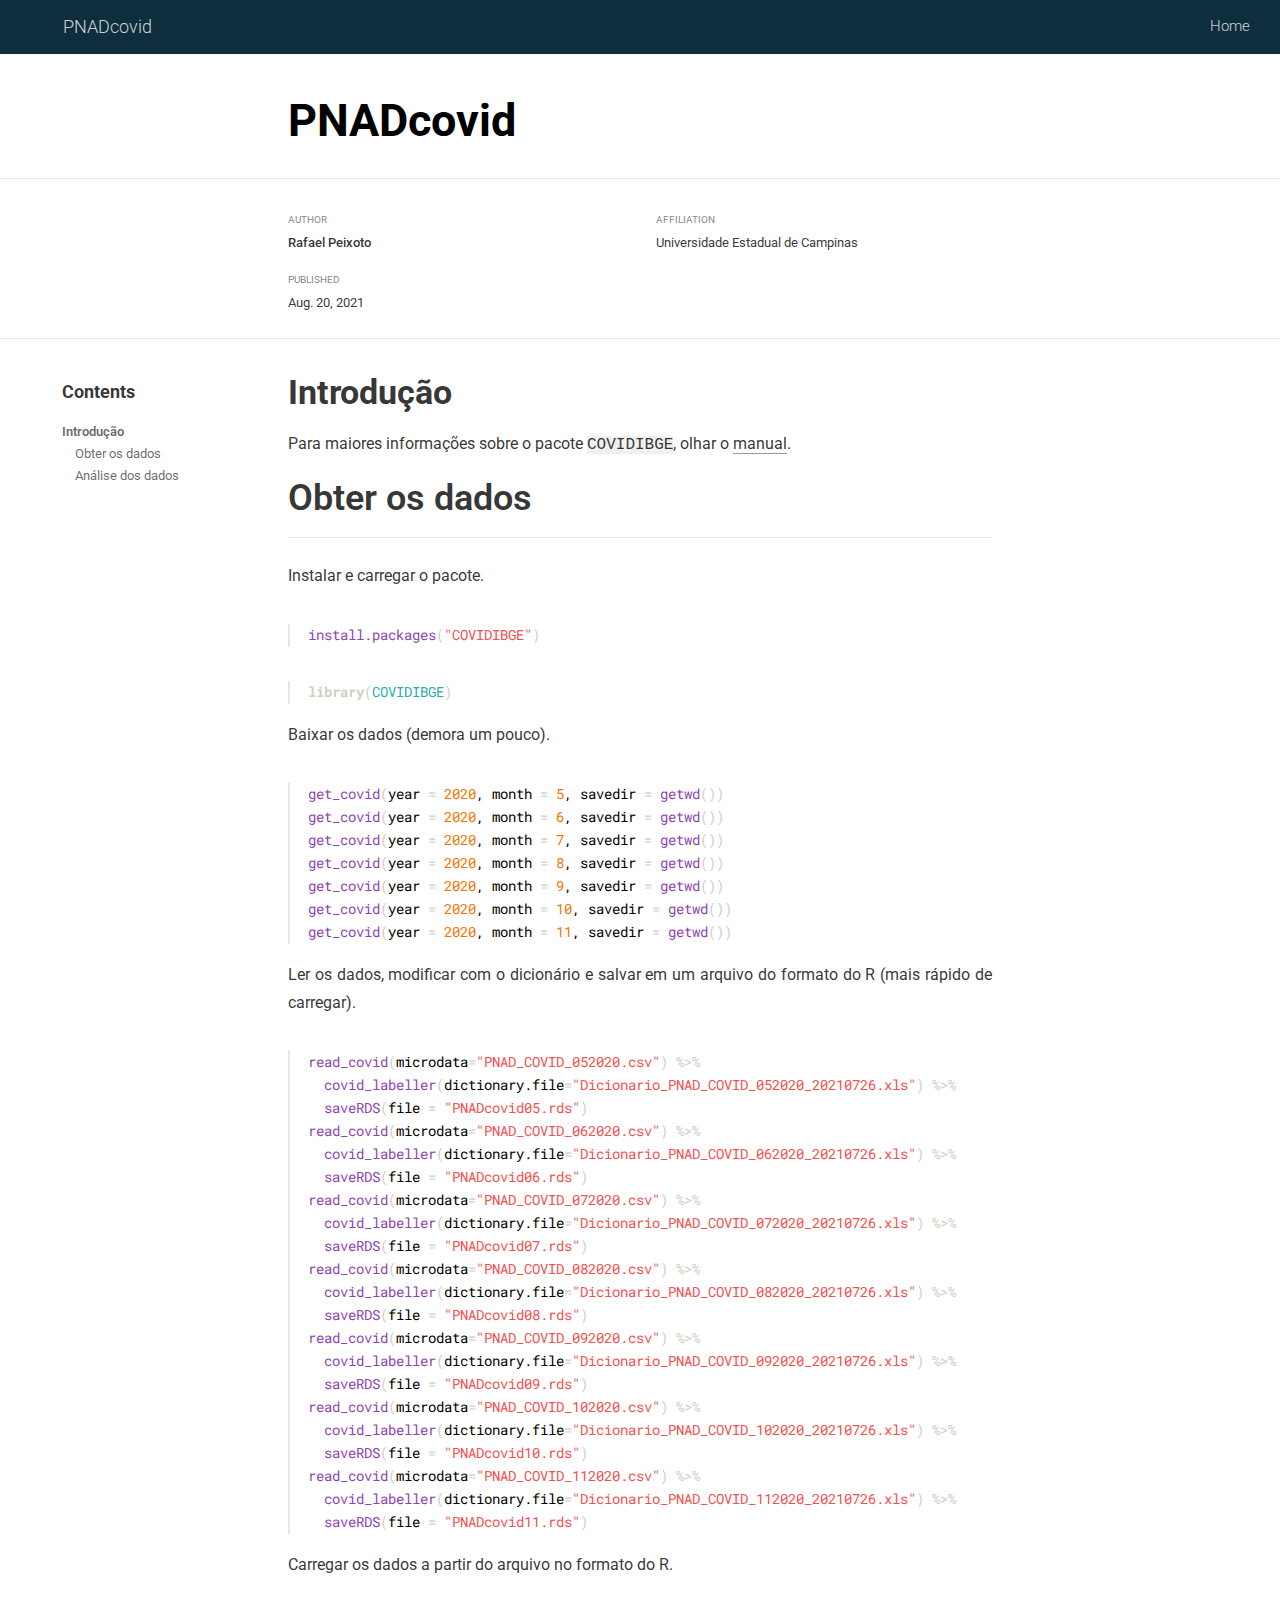
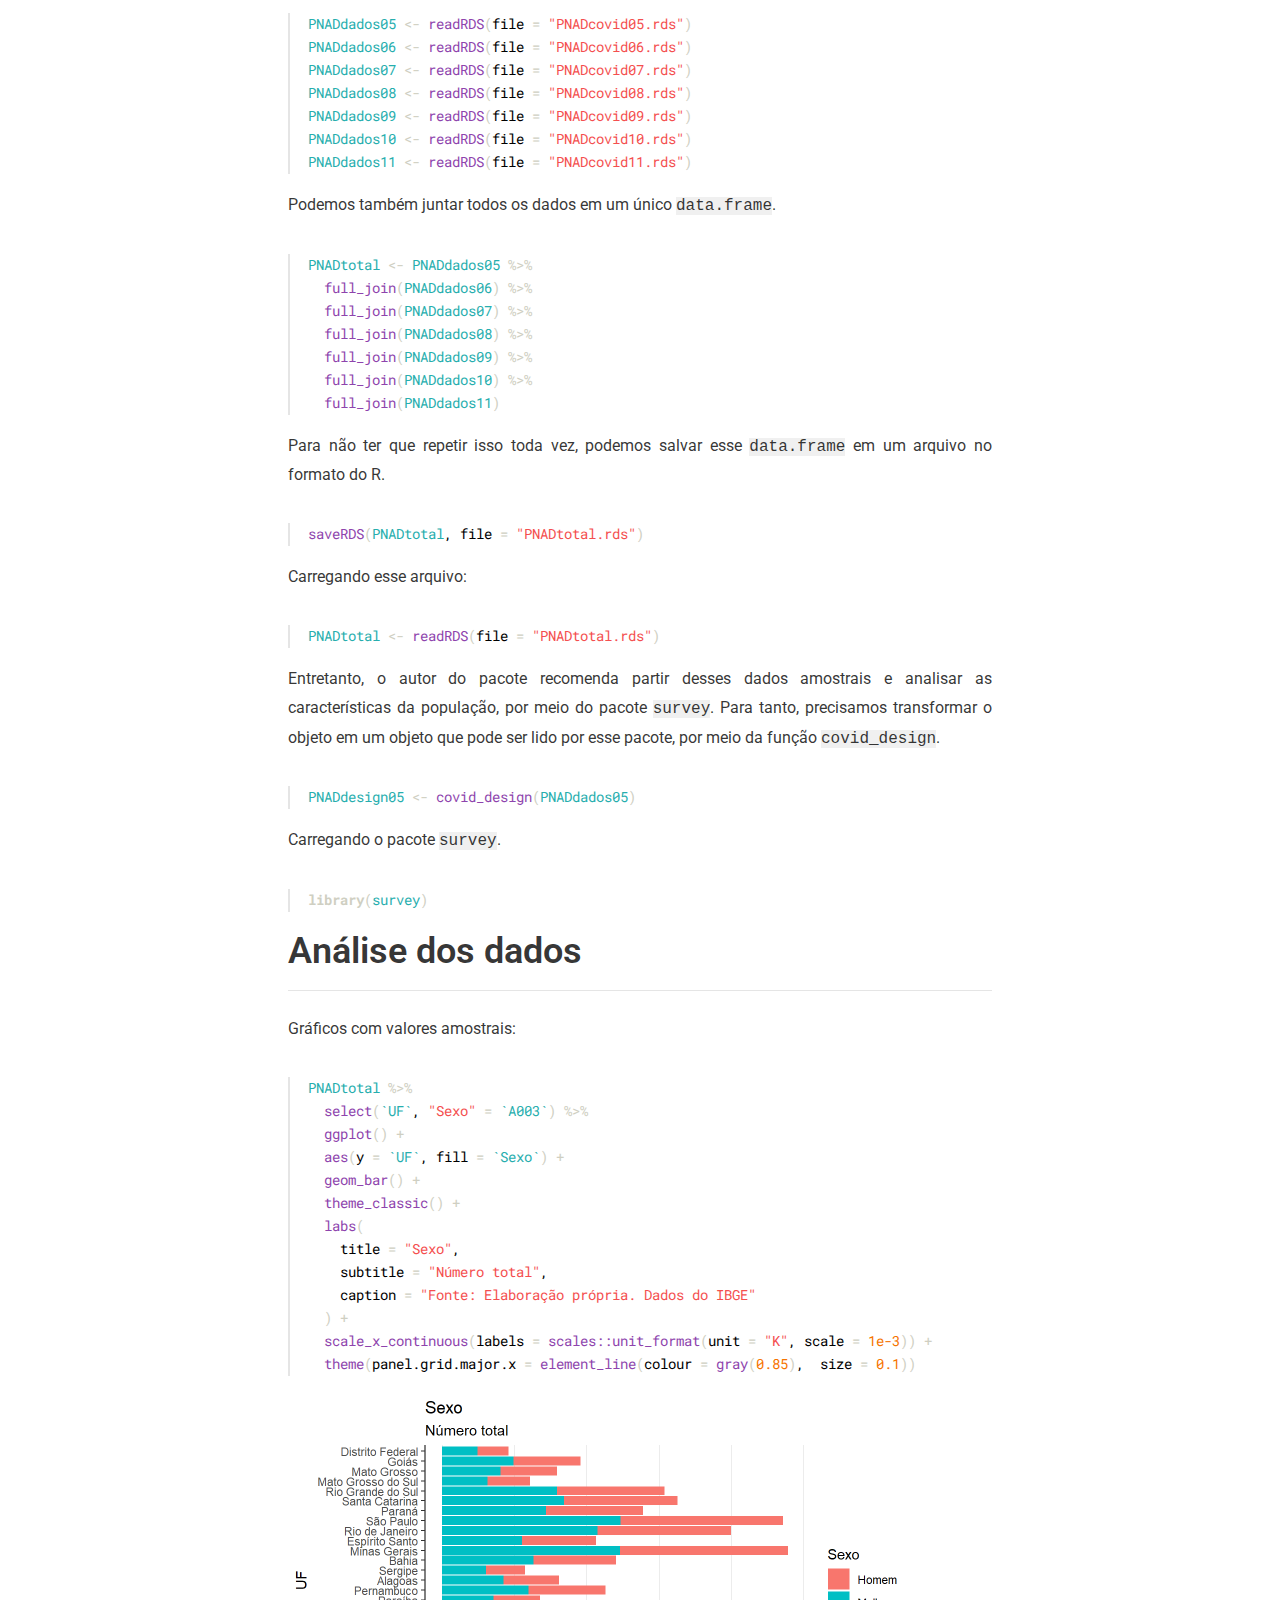
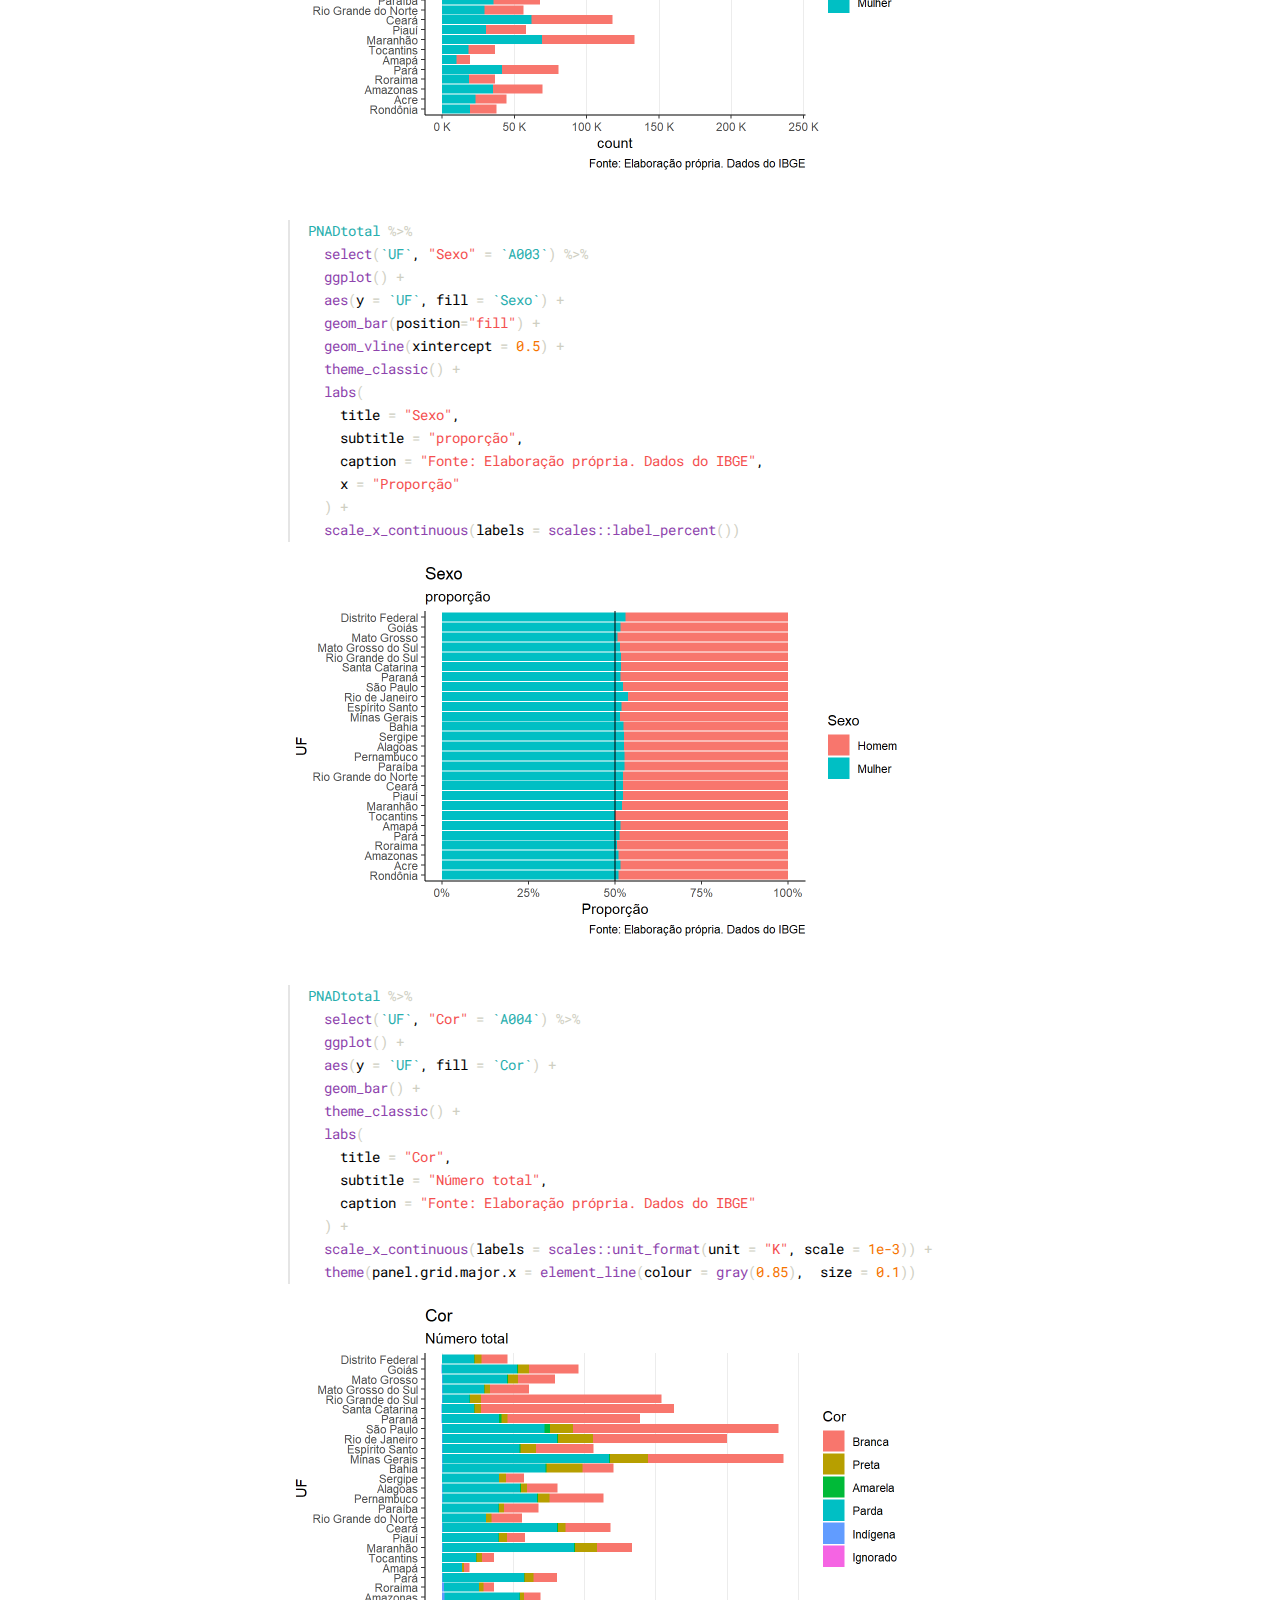
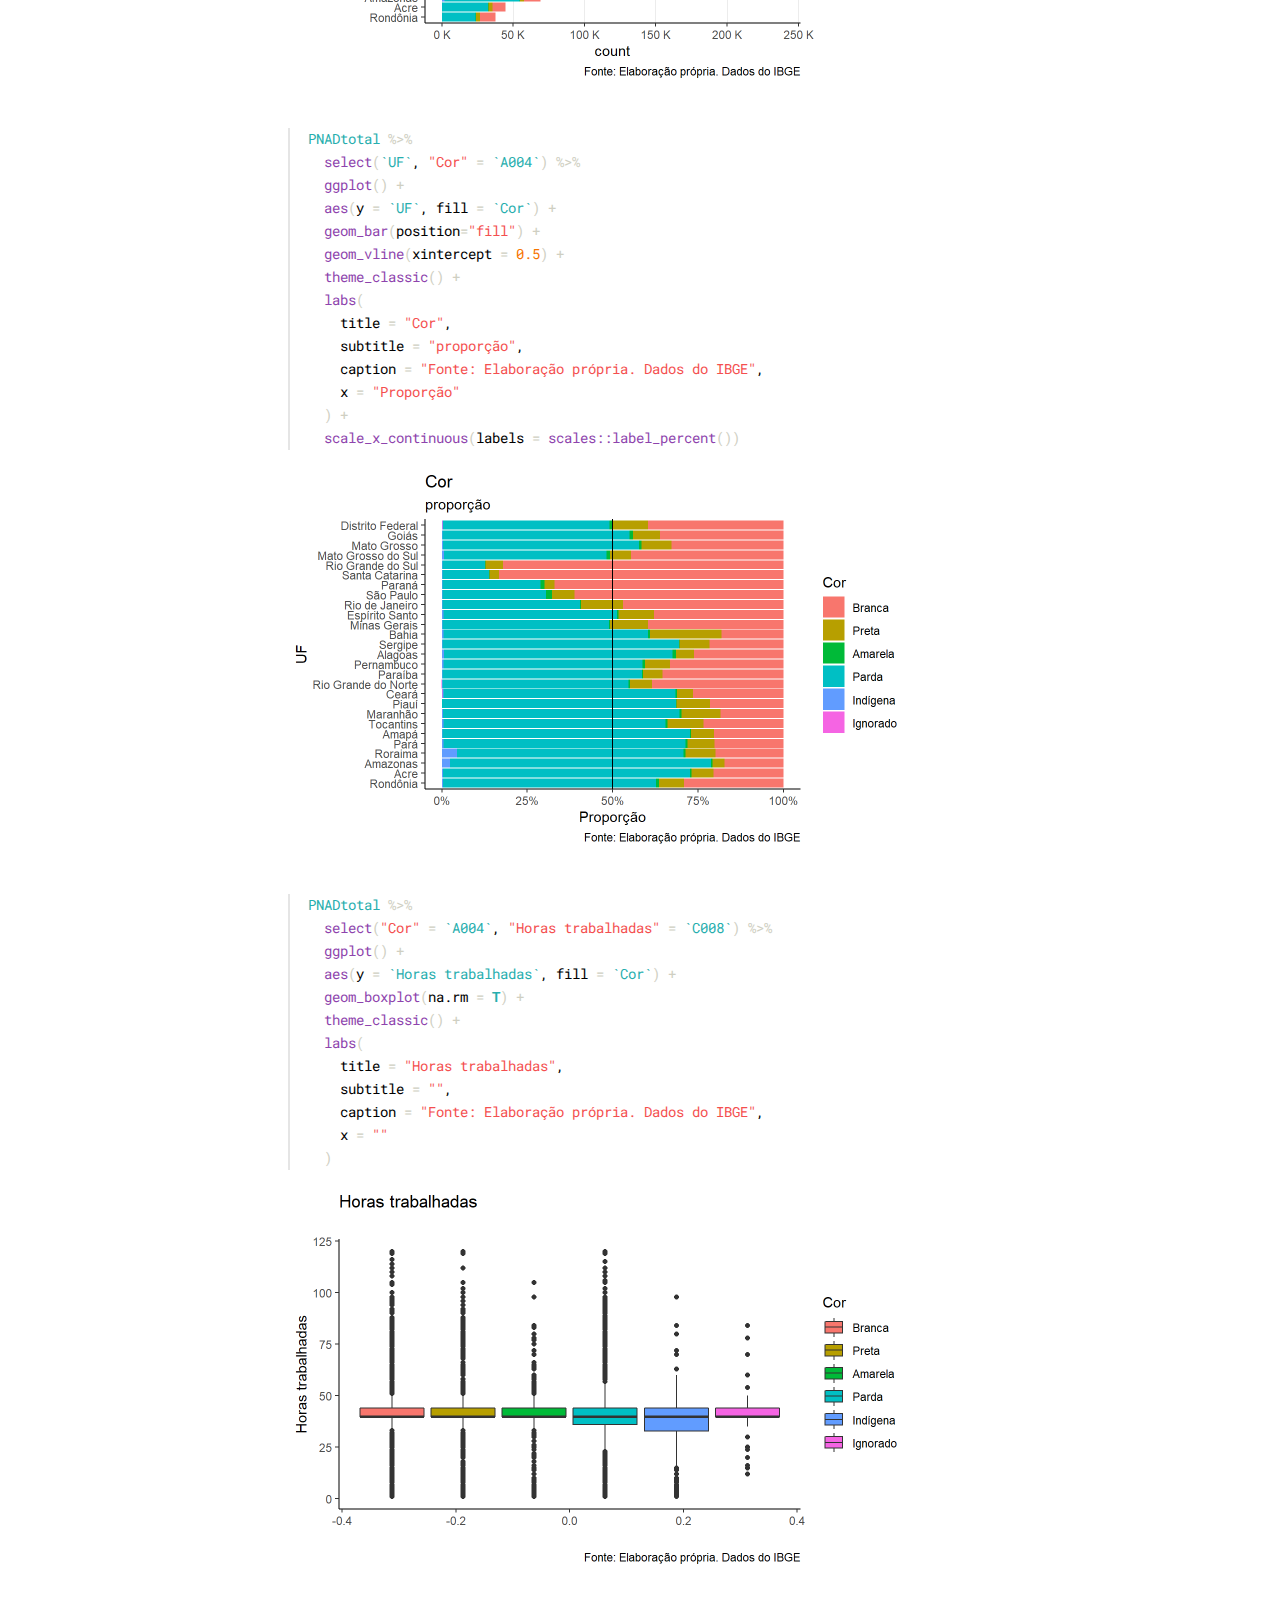
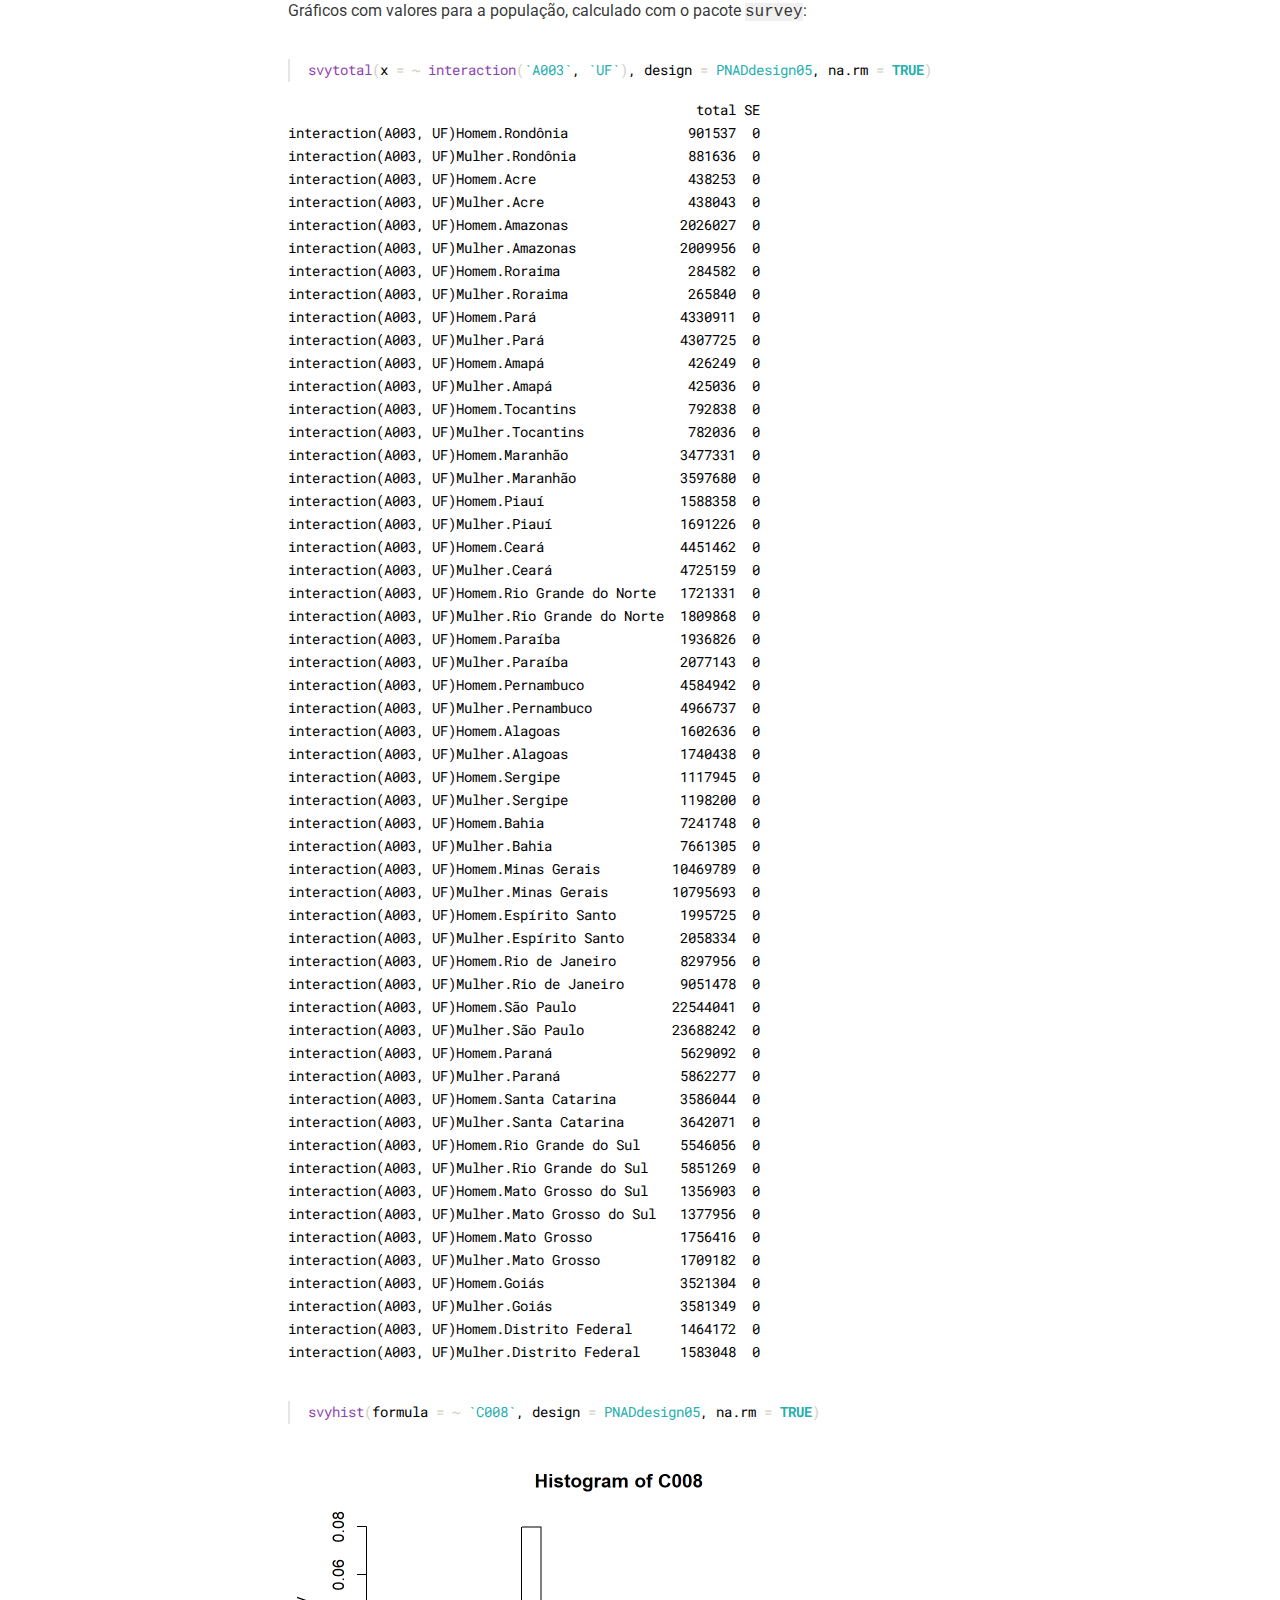
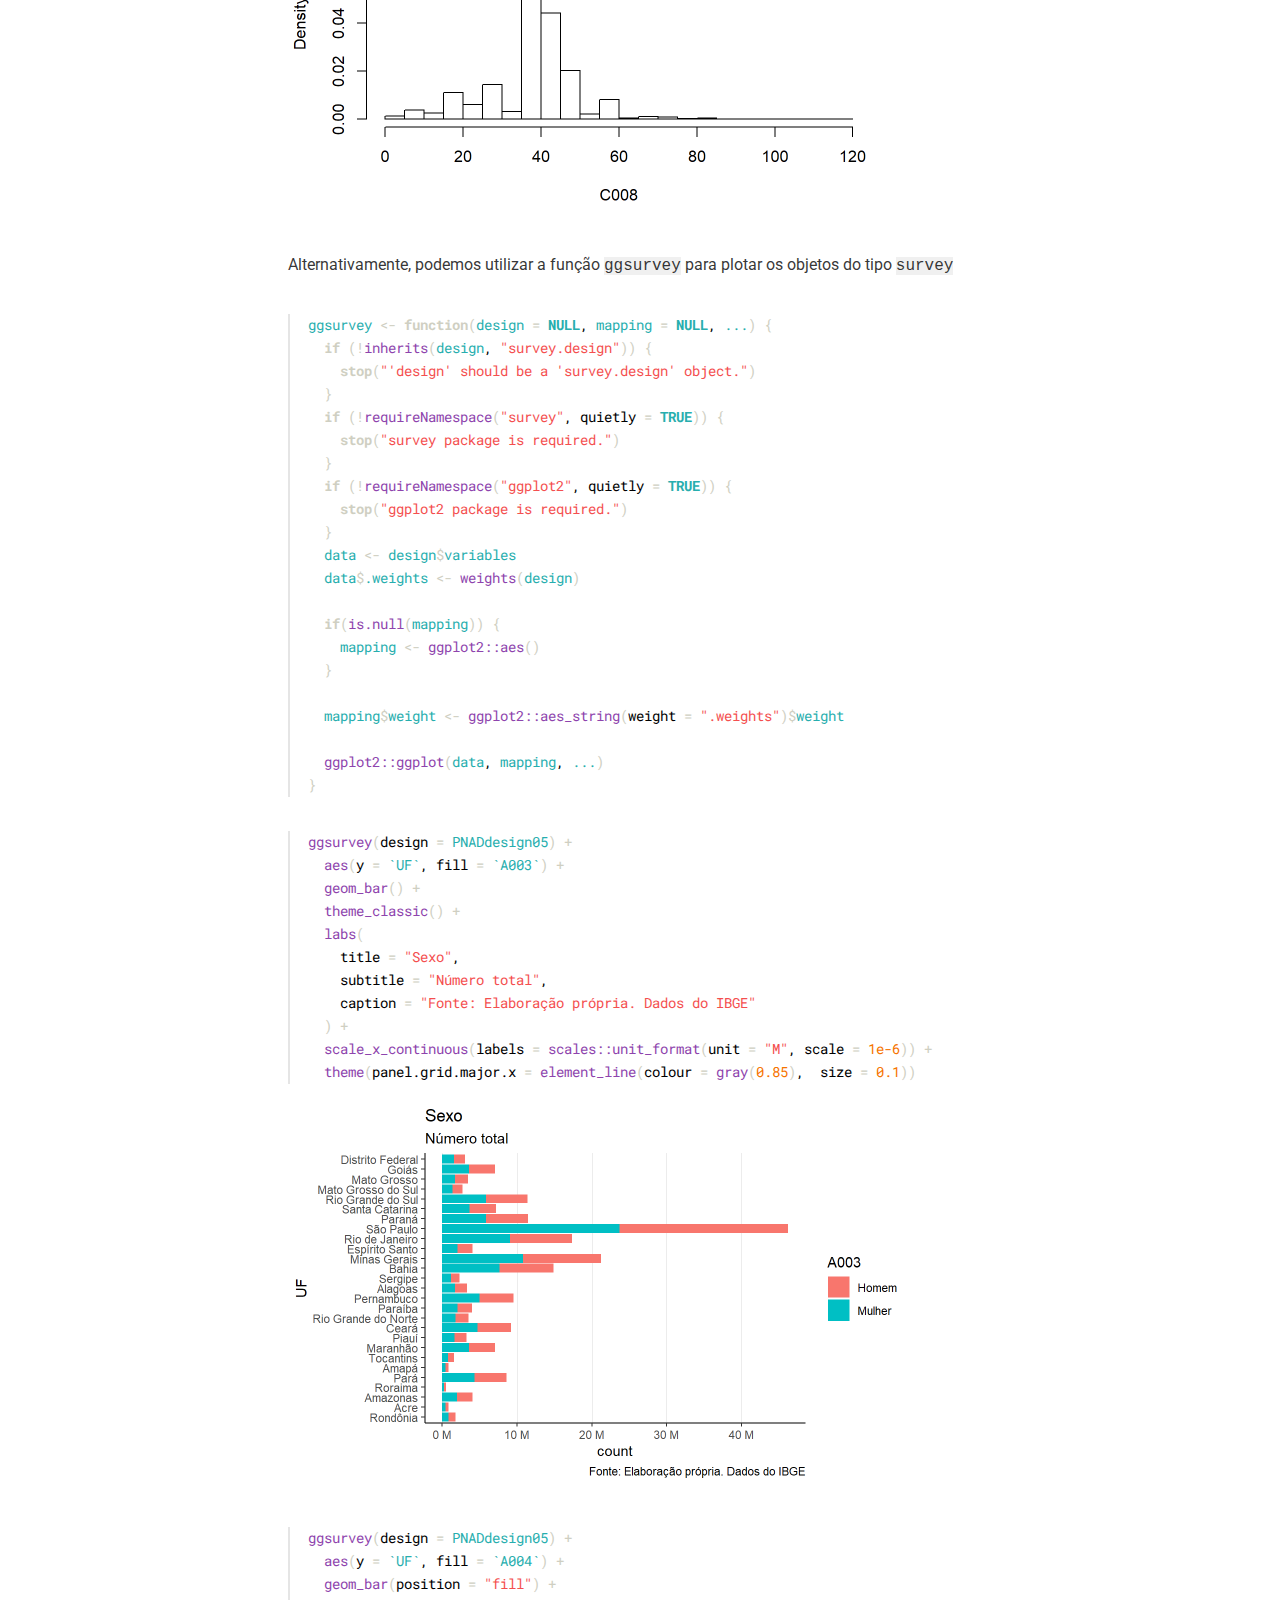
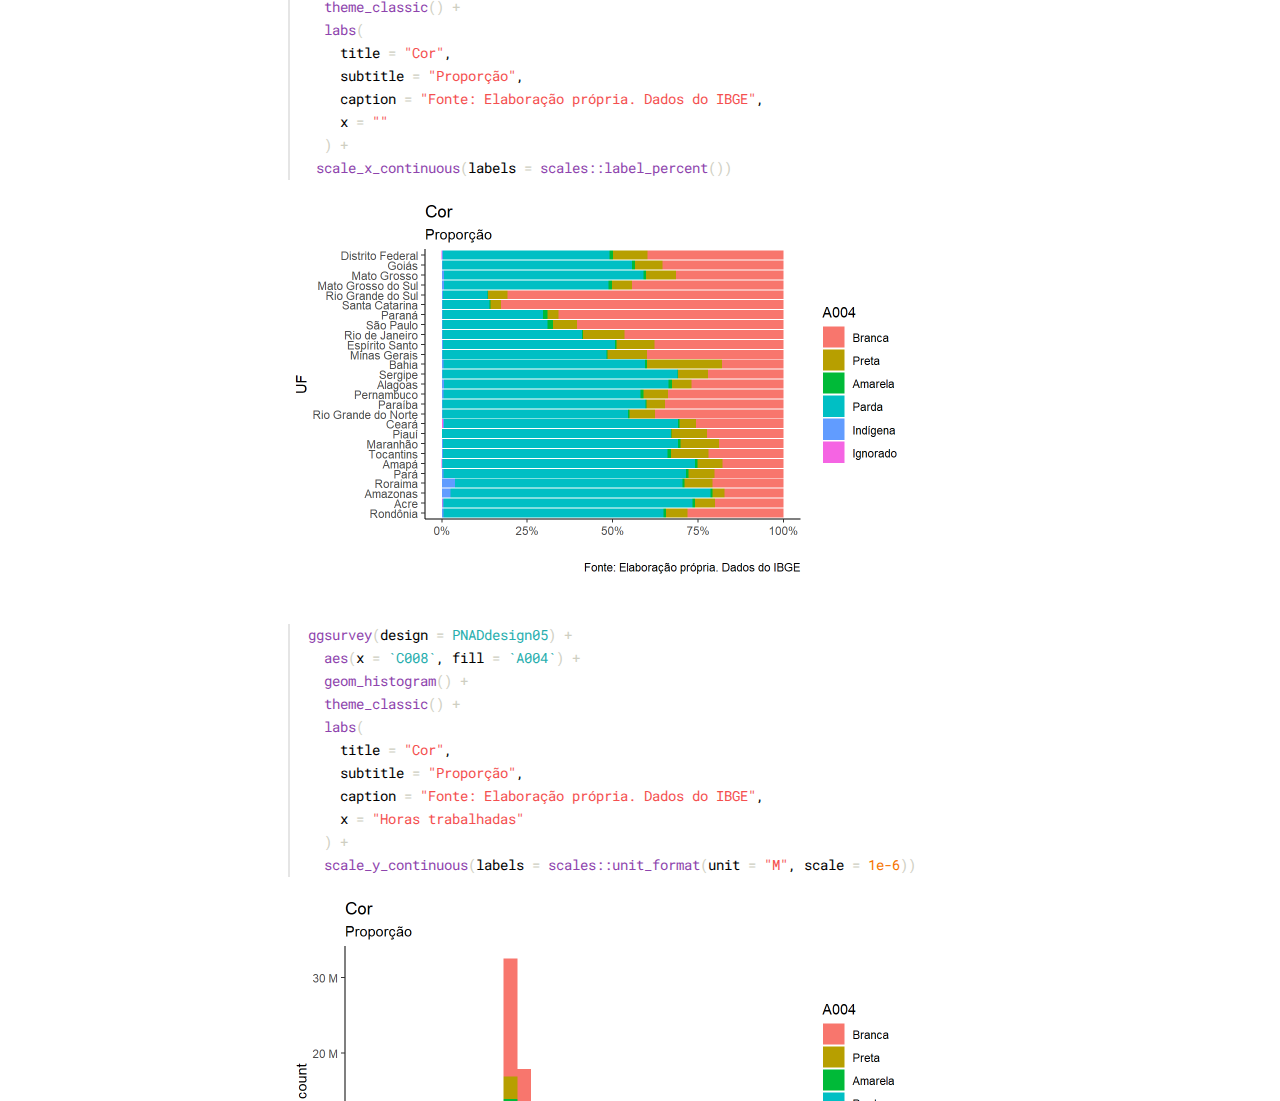
<file: docs/index.html>
<!DOCTYPE html>

<html xmlns="http://www.w3.org/1999/xhtml" lang="" xml:lang="">

<head>
  <meta charset="utf-8"/>
  <meta name="viewport" content="width=device-width, initial-scale=1"/>
  <meta http-equiv="X-UA-Compatible" content="IE=Edge,chrome=1"/>
  <meta name="generator" content="distill" />

  <style type="text/css">
  /* Hide doc at startup (prevent jankiness while JS renders/transforms) */
  body {
    visibility: hidden;
  }
  </style>

 <!--radix_placeholder_import_source-->
 <!--/radix_placeholder_import_source-->

<style type="text/css">code{white-space: pre;}</style>
<style type="text/css" data-origin="pandoc">
pre > code.sourceCode { white-space: pre; position: relative; }
pre > code.sourceCode > span { display: inline-block; line-height: 1.25; }
pre > code.sourceCode > span:empty { height: 1.2em; }
code.sourceCode > span { color: inherit; text-decoration: inherit; }
div.sourceCode { margin: 1em 0; }
pre.sourceCode { margin: 0; }
@media screen {
div.sourceCode { overflow: auto; }
}
@media print {
pre > code.sourceCode { white-space: pre-wrap; }
pre > code.sourceCode > span { text-indent: -5em; padding-left: 5em; }
}
pre.numberSource code
  { counter-reset: source-line 0; }
pre.numberSource code > span
  { position: relative; left: -4em; counter-increment: source-line; }
pre.numberSource code > span > a:first-child::before
  { content: counter(source-line);
    position: relative; left: -1em; text-align: right; vertical-align: baseline;
    border: none; display: inline-block;
    -webkit-touch-callout: none; -webkit-user-select: none;
    -khtml-user-select: none; -moz-user-select: none;
    -ms-user-select: none; user-select: none;
    padding: 0 4px; width: 4em;
    background-color: #232629;
    color: #7a7c7d;
  }
pre.numberSource { margin-left: 3em; border-left: 1px solid #7a7c7d;  padding-left: 4px; }
div.sourceCode
  { color: #cfcfc2; background-color: #232629; }
@media screen {
pre > code.sourceCode > span > a:first-child::before { text-decoration: underline; }
}
code span { color: #cfcfc2; } /* Normal */
code span.al { color: #95da4c; background-color: #4d1f24; font-weight: bold; } /* Alert */
code span.an { color: #3f8058; } /* Annotation */
code span.at { color: #2980b9; } /* Attribute */
code span.bn { color: #f67400; } /* BaseN */
code span.bu { color: #7f8c8d; } /* BuiltIn */
code span.cf { color: #fdbc4b; font-weight: bold; } /* ControlFlow */
code span.ch { color: #3daee9; } /* Char */
code span.cn { color: #27aeae; font-weight: bold; } /* Constant */
code span.co { color: #7a7c7d; } /* Comment */
code span.cv { color: #7f8c8d; } /* CommentVar */
code span.do { color: #a43340; } /* Documentation */
code span.dt { color: #2980b9; } /* DataType */
code span.dv { color: #f67400; } /* DecVal */
code span.er { color: #da4453; text-decoration: underline; } /* Error */
code span.ex { color: #0099ff; font-weight: bold; } /* Extension */
code span.fl { color: #f67400; } /* Float */
code span.fu { color: #8e44ad; } /* Function */
code span.im { color: #27ae60; } /* Import */
code span.in { color: #c45b00; } /* Information */
code span.kw { color: #cfcfc2; font-weight: bold; } /* Keyword */
code span.op { color: #cfcfc2; } /* Operator */
code span.ot { color: #27ae60; } /* Other */
code span.pp { color: #27ae60; } /* Preprocessor */
code span.re { color: #2980b9; background-color: #153042; } /* RegionMarker */
code span.sc { color: #3daee9; } /* SpecialChar */
code span.ss { color: #da4453; } /* SpecialString */
code span.st { color: #f44f4f; } /* String */
code span.va { color: #27aeae; } /* Variable */
code span.vs { color: #da4453; } /* VerbatimString */
code span.wa { color: #da4453; } /* Warning */
</style>

  <!--radix_placeholder_meta_tags-->
  <title>PNADcovid</title>



  <!--  https://schema.org/Article -->
  <meta property="article:published" itemprop="datePublished" content="2021-08-20"/>
  <meta property="article:created" itemprop="dateCreated" content="2021-08-20"/>
  <meta name="article:author" content="Rafael Peixoto"/>

  <!--  https://developers.facebook.com/docs/sharing/webmasters#markup -->
  <meta property="og:title" content="PNADcovid"/>
  <meta property="og:type" content="article"/>
  <meta property="og:locale" content="en_US"/>
  <meta property="og:site_name" content="PNADcovid"/>

  <!--  https://dev.twitter.com/cards/types/summary -->
  <meta property="twitter:card" content="summary"/>
  <meta property="twitter:title" content="PNADcovid"/>

  <!--/radix_placeholder_meta_tags-->
  <!--radix_placeholder_rmarkdown_metadata-->

  <script type="text/json" id="radix-rmarkdown-metadata">
  {"type":"list","attributes":{"names":{"type":"character","attributes":{},"value":["title","description","author","date","site"]}},"value":[{"type":"character","attributes":{},"value":["PNADcovid"]},{"type":"NULL"},{"type":"list","attributes":{},"value":[{"type":"list","attributes":{"names":{"type":"character","attributes":{},"value":["name","affiliation"]}},"value":[{"type":"character","attributes":{},"value":["Rafael Peixoto"]},{"type":"character","attributes":{},"value":["Universidade Estadual de Campinas"]}]}]},{"type":"character","attributes":{},"value":["08-20-2021"]},{"type":"character","attributes":{},"value":["distill::distill_website"]}]}
  </script>
  <!--/radix_placeholder_rmarkdown_metadata-->
  <!--radix_placeholder_navigation_in_header-->
  <meta name="distill:offset" content=""/>

  <script type="application/javascript">

    window.headroom_prevent_pin = false;

    window.document.addEventListener("DOMContentLoaded", function (event) {

      // initialize headroom for banner
      var header = $('header').get(0);
      var headerHeight = header.offsetHeight;
      var headroom = new Headroom(header, {
        tolerance: 5,
        onPin : function() {
          if (window.headroom_prevent_pin) {
            window.headroom_prevent_pin = false;
            headroom.unpin();
          }
        }
      });
      headroom.init();
      if(window.location.hash)
        headroom.unpin();
      $(header).addClass('headroom--transition');

      // offset scroll location for banner on hash change
      // (see: https://github.com/WickyNilliams/headroom.js/issues/38)
      window.addEventListener("hashchange", function(event) {
        window.scrollTo(0, window.pageYOffset - (headerHeight + 25));
      });

      // responsive menu
      $('.distill-site-header').each(function(i, val) {
        var topnav = $(this);
        var toggle = topnav.find('.nav-toggle');
        toggle.on('click', function() {
          topnav.toggleClass('responsive');
        });
      });

      // nav dropdowns
      $('.nav-dropbtn').click(function(e) {
        $(this).next('.nav-dropdown-content').toggleClass('nav-dropdown-active');
        $(this).parent().siblings('.nav-dropdown')
           .children('.nav-dropdown-content').removeClass('nav-dropdown-active');
      });
      $("body").click(function(e){
        $('.nav-dropdown-content').removeClass('nav-dropdown-active');
      });
      $(".nav-dropdown").click(function(e){
        e.stopPropagation();
      });
    });
  </script>

  <style type="text/css">

  /* Theme (user-documented overrideables for nav appearance) */

  .distill-site-nav {
    color: rgba(255, 255, 255, 0.8);
    background-color: #0F2E3D;
    font-size: 15px;
    font-weight: 300;
  }

  .distill-site-nav a {
    color: inherit;
    text-decoration: none;
  }

  .distill-site-nav a:hover {
    color: white;
  }

  @media print {
    .distill-site-nav {
      display: none;
    }
  }

  .distill-site-header {

  }

  .distill-site-footer {

  }


  /* Site Header */

  .distill-site-header {
    width: 100%;
    box-sizing: border-box;
    z-index: 3;
  }

  .distill-site-header .nav-left {
    display: inline-block;
    margin-left: 8px;
  }

  @media screen and (max-width: 768px) {
    .distill-site-header .nav-left {
      margin-left: 0;
    }
  }


  .distill-site-header .nav-right {
    float: right;
    margin-right: 8px;
  }

  .distill-site-header a,
  .distill-site-header .title {
    display: inline-block;
    text-align: center;
    padding: 14px 10px 14px 10px;
  }

  .distill-site-header .title {
    font-size: 18px;
    min-width: 150px;
  }

  .distill-site-header .logo {
    padding: 0;
  }

  .distill-site-header .logo img {
    display: none;
    max-height: 20px;
    width: auto;
    margin-bottom: -4px;
  }

  .distill-site-header .nav-image img {
    max-height: 18px;
    width: auto;
    display: inline-block;
    margin-bottom: -3px;
  }



  @media screen and (min-width: 1000px) {
    .distill-site-header .logo img {
      display: inline-block;
    }
    .distill-site-header .nav-left {
      margin-left: 20px;
    }
    .distill-site-header .nav-right {
      margin-right: 20px;
    }
    .distill-site-header .title {
      padding-left: 12px;
    }
  }


  .distill-site-header .nav-toggle {
    display: none;
  }

  .nav-dropdown {
    display: inline-block;
    position: relative;
  }

  .nav-dropdown .nav-dropbtn {
    border: none;
    outline: none;
    color: rgba(255, 255, 255, 0.8);
    padding: 16px 10px;
    background-color: transparent;
    font-family: inherit;
    font-size: inherit;
    font-weight: inherit;
    margin: 0;
    margin-top: 1px;
    z-index: 2;
  }

  .nav-dropdown-content {
    display: none;
    position: absolute;
    background-color: white;
    min-width: 200px;
    border: 1px solid rgba(0,0,0,0.15);
    border-radius: 4px;
    box-shadow: 0px 8px 16px 0px rgba(0,0,0,0.1);
    z-index: 1;
    margin-top: 2px;
    white-space: nowrap;
    padding-top: 4px;
    padding-bottom: 4px;
  }

  .nav-dropdown-content hr {
    margin-top: 4px;
    margin-bottom: 4px;
    border: none;
    border-bottom: 1px solid rgba(0, 0, 0, 0.1);
  }

  .nav-dropdown-active {
    display: block;
  }

  .nav-dropdown-content a, .nav-dropdown-content .nav-dropdown-header {
    color: black;
    padding: 6px 24px;
    text-decoration: none;
    display: block;
    text-align: left;
  }

  .nav-dropdown-content .nav-dropdown-header {
    display: block;
    padding: 5px 24px;
    padding-bottom: 0;
    text-transform: uppercase;
    font-size: 14px;
    color: #999999;
    white-space: nowrap;
  }

  .nav-dropdown:hover .nav-dropbtn {
    color: white;
  }

  .nav-dropdown-content a:hover {
    background-color: #ddd;
    color: black;
  }

  .nav-right .nav-dropdown-content {
    margin-left: -45%;
    right: 0;
  }

  @media screen and (max-width: 768px) {
    .distill-site-header a, .distill-site-header .nav-dropdown  {display: none;}
    .distill-site-header a.nav-toggle {
      float: right;
      display: block;
    }
    .distill-site-header .title {
      margin-left: 0;
    }
    .distill-site-header .nav-right {
      margin-right: 0;
    }
    .distill-site-header {
      overflow: hidden;
    }
    .nav-right .nav-dropdown-content {
      margin-left: 0;
    }
  }


  @media screen and (max-width: 768px) {
    .distill-site-header.responsive {position: relative; min-height: 500px; }
    .distill-site-header.responsive a.nav-toggle {
      position: absolute;
      right: 0;
      top: 0;
    }
    .distill-site-header.responsive a,
    .distill-site-header.responsive .nav-dropdown {
      display: block;
      text-align: left;
    }
    .distill-site-header.responsive .nav-left,
    .distill-site-header.responsive .nav-right {
      width: 100%;
    }
    .distill-site-header.responsive .nav-dropdown {float: none;}
    .distill-site-header.responsive .nav-dropdown-content {position: relative;}
    .distill-site-header.responsive .nav-dropdown .nav-dropbtn {
      display: block;
      width: 100%;
      text-align: left;
    }
  }

  /* Site Footer */

  .distill-site-footer {
    width: 100%;
    overflow: hidden;
    box-sizing: border-box;
    z-index: 3;
    margin-top: 30px;
    padding-top: 30px;
    padding-bottom: 30px;
    text-align: center;
  }

  /* Headroom */

  d-title {
    padding-top: 6rem;
  }

  @media print {
    d-title {
      padding-top: 4rem;
    }
  }

  .headroom {
    z-index: 1000;
    position: fixed;
    top: 0;
    left: 0;
    right: 0;
  }

  .headroom--transition {
    transition: all .4s ease-in-out;
  }

  .headroom--unpinned {
    top: -100px;
  }

  .headroom--pinned {
    top: 0;
  }

  /* adjust viewport for navbar height */
  /* helps vertically center bootstrap (non-distill) content */
  .min-vh-100 {
    min-height: calc(100vh - 100px) !important;
  }

  </style>

  <script src="site_libs/jquery-1.11.3/jquery.min.js"></script>
  <link href="site_libs/font-awesome-5.1.0/css/all.css" rel="stylesheet"/>
  <link href="site_libs/font-awesome-5.1.0/css/v4-shims.css" rel="stylesheet"/>
  <script src="site_libs/headroom-0.9.4/headroom.min.js"></script>
  <script src="site_libs/autocomplete-0.37.1/autocomplete.min.js"></script>
  <script src="site_libs/fuse-6.4.1/fuse.min.js"></script>

  <script type="application/javascript">

  function getMeta(metaName) {
    var metas = document.getElementsByTagName('meta');
    for (let i = 0; i < metas.length; i++) {
      if (metas[i].getAttribute('name') === metaName) {
        return metas[i].getAttribute('content');
      }
    }
    return '';
  }

  function offsetURL(url) {
    var offset = getMeta('distill:offset');
    return offset ? offset + '/' + url : url;
  }

  function createFuseIndex() {

    // create fuse index
    var options = {
      keys: [
        { name: 'title', weight: 20 },
        { name: 'categories', weight: 15 },
        { name: 'description', weight: 10 },
        { name: 'contents', weight: 5 },
      ],
      ignoreLocation: true,
      threshold: 0
    };
    var fuse = new window.Fuse([], options);

    // fetch the main search.json
    return fetch(offsetURL('search.json'))
      .then(function(response) {
        if (response.status == 200) {
          return response.json().then(function(json) {
            // index main articles
            json.articles.forEach(function(article) {
              fuse.add(article);
            });
            // download collections and index their articles
            return Promise.all(json.collections.map(function(collection) {
              return fetch(offsetURL(collection)).then(function(response) {
                if (response.status === 200) {
                  return response.json().then(function(articles) {
                    articles.forEach(function(article) {
                      fuse.add(article);
                    });
                  })
                } else {
                  return Promise.reject(
                    new Error('Unexpected status from search index request: ' +
                              response.status)
                  );
                }
              });
            })).then(function() {
              return fuse;
            });
          });

        } else {
          return Promise.reject(
            new Error('Unexpected status from search index request: ' +
                        response.status)
          );
        }
      });
  }

  window.document.addEventListener("DOMContentLoaded", function (event) {

    // get search element (bail if we don't have one)
    var searchEl = window.document.getElementById('distill-search');
    if (!searchEl)
      return;

    createFuseIndex()
      .then(function(fuse) {

        // make search box visible
        searchEl.classList.remove('hidden');

        // initialize autocomplete
        var options = {
          autoselect: true,
          hint: false,
          minLength: 2,
        };
        window.autocomplete(searchEl, options, [{
          source: function(query, callback) {
            const searchOptions = {
              isCaseSensitive: false,
              shouldSort: true,
              minMatchCharLength: 2,
              limit: 10,
            };
            var results = fuse.search(query, searchOptions);
            callback(results
              .map(function(result) { return result.item; })
            );
          },
          templates: {
            suggestion: function(suggestion) {
              var img = suggestion.preview && Object.keys(suggestion.preview).length > 0
                ? `<img src="${offsetURL(suggestion.preview)}"</img>`
                : '';
              var html = `
                <div class="search-item">
                  <h3>${suggestion.title}</h3>
                  <div class="search-item-description">
                    ${suggestion.description || ''}
                  </div>
                  <div class="search-item-preview">
                    ${img}
                  </div>
                </div>
              `;
              return html;
            }
          }
        }]).on('autocomplete:selected', function(event, suggestion) {
          window.location.href = offsetURL(suggestion.path);
        });
        // remove inline display style on autocompleter (we want to
        // manage responsive display via css)
        $('.algolia-autocomplete').css("display", "");
      })
      .catch(function(error) {
        console.log(error);
      });

  });

  </script>

  <style type="text/css">

  .nav-search {
    font-size: x-small;
  }

  /* Algolioa Autocomplete */

  .algolia-autocomplete {
    display: inline-block;
    margin-left: 10px;
    vertical-align: sub;
    background-color: white;
    color: black;
    padding: 6px;
    padding-top: 8px;
    padding-bottom: 0;
    border-radius: 6px;
    border: 1px #0F2E3D solid;
    width: 180px;
  }


  @media screen and (max-width: 768px) {
    .distill-site-nav .algolia-autocomplete {
      display: none;
      visibility: hidden;
    }
    .distill-site-nav.responsive .algolia-autocomplete {
      display: inline-block;
      visibility: visible;
    }
    .distill-site-nav.responsive .algolia-autocomplete .aa-dropdown-menu {
      margin-left: 0;
      width: 400px;
      max-height: 400px;
    }
  }

  .algolia-autocomplete .aa-input, .algolia-autocomplete .aa-hint {
    width: 90%;
    outline: none;
    border: none;
  }

  .algolia-autocomplete .aa-hint {
    color: #999;
  }
  .algolia-autocomplete .aa-dropdown-menu {
    width: 550px;
    max-height: 70vh;
    overflow-x: visible;
    overflow-y: scroll;
    padding: 5px;
    margin-top: 3px;
    margin-left: -150px;
    background-color: #fff;
    border-radius: 5px;
    border: 1px solid #999;
    border-top: none;
  }

  .algolia-autocomplete .aa-dropdown-menu .aa-suggestion {
    cursor: pointer;
    padding: 5px 4px;
    border-bottom: 1px solid #eee;
  }

  .algolia-autocomplete .aa-dropdown-menu .aa-suggestion:last-of-type {
    border-bottom: none;
    margin-bottom: 2px;
  }

  .algolia-autocomplete .aa-dropdown-menu .aa-suggestion .search-item {
    overflow: hidden;
    font-size: 0.8em;
    line-height: 1.4em;
  }

  .algolia-autocomplete .aa-dropdown-menu .aa-suggestion .search-item h3 {
    font-size: 1rem;
    margin-block-start: 0;
    margin-block-end: 5px;
  }

  .algolia-autocomplete .aa-dropdown-menu .aa-suggestion .search-item-description {
    display: inline-block;
    overflow: hidden;
    height: 2.8em;
    width: 80%;
    margin-right: 4%;
  }

  .algolia-autocomplete .aa-dropdown-menu .aa-suggestion .search-item-preview {
    display: inline-block;
    width: 15%;
  }

  .algolia-autocomplete .aa-dropdown-menu .aa-suggestion .search-item-preview img {
    height: 3em;
    width: auto;
    display: none;
  }

  .algolia-autocomplete .aa-dropdown-menu .aa-suggestion .search-item-preview img[src] {
    display: initial;
  }

  .algolia-autocomplete .aa-dropdown-menu .aa-suggestion.aa-cursor {
    background-color: #eee;
  }
  .algolia-autocomplete .aa-dropdown-menu .aa-suggestion em {
    font-weight: bold;
    font-style: normal;
  }

  </style>


  <!--/radix_placeholder_navigation_in_header-->
  <!--radix_placeholder_distill-->

  <style type="text/css">

  body {
    background-color: white;
  }

  .pandoc-table {
    width: 100%;
  }

  .pandoc-table>caption {
    margin-bottom: 10px;
  }

  .pandoc-table th:not([align]) {
    text-align: left;
  }

  .pagedtable-footer {
    font-size: 15px;
  }

  d-byline .byline {
    grid-template-columns: 2fr 2fr;
  }

  d-byline .byline h3 {
    margin-block-start: 1.5em;
  }

  d-byline .byline .authors-affiliations h3 {
    margin-block-start: 0.5em;
  }

  .authors-affiliations .orcid-id {
    width: 16px;
    height:16px;
    margin-left: 4px;
    margin-right: 4px;
    vertical-align: middle;
    padding-bottom: 2px;
  }

  d-title .dt-tags {
    margin-top: 1em;
    grid-column: text;
  }

  .dt-tags .dt-tag {
    text-decoration: none;
    display: inline-block;
    color: rgba(0,0,0,0.6);
    padding: 0em 0.4em;
    margin-right: 0.5em;
    margin-bottom: 0.4em;
    font-size: 70%;
    border: 1px solid rgba(0,0,0,0.2);
    border-radius: 3px;
    text-transform: uppercase;
    font-weight: 500;
  }

  d-article table.gt_table td,
  d-article table.gt_table th {
    border-bottom: none;
  }

  .html-widget {
    margin-bottom: 2.0em;
  }

  .l-screen-inset {
    padding-right: 16px;
  }

  .l-screen .caption {
    margin-left: 10px;
  }

  .shaded {
    background: rgb(247, 247, 247);
    padding-top: 20px;
    padding-bottom: 20px;
    border-top: 1px solid rgba(0, 0, 0, 0.1);
    border-bottom: 1px solid rgba(0, 0, 0, 0.1);
  }

  .shaded .html-widget {
    margin-bottom: 0;
    border: 1px solid rgba(0, 0, 0, 0.1);
  }

  .shaded .shaded-content {
    background: white;
  }

  .text-output {
    margin-top: 0;
    line-height: 1.5em;
  }

  .hidden {
    display: none !important;
  }

  d-article {
    padding-top: 2.5rem;
    padding-bottom: 30px;
  }

  d-appendix {
    padding-top: 30px;
  }

  d-article>p>img {
    width: 100%;
  }

  d-article h2 {
    margin: 1rem 0 1.5rem 0;
  }

  d-article h3 {
    margin-top: 1.5rem;
  }

  d-article iframe {
    border: 1px solid rgba(0, 0, 0, 0.1);
    margin-bottom: 2.0em;
    width: 100%;
  }

  /* Tweak code blocks */

  d-article div.sourceCode code,
  d-article pre code {
    font-family: Consolas, Monaco, 'Andale Mono', 'Ubuntu Mono', monospace;
  }

  d-article pre,
  d-article div.sourceCode,
  d-article div.sourceCode pre {
    overflow: auto;
  }

  d-article div.sourceCode {
    background-color: white;
  }

  d-article div.sourceCode pre {
    padding-left: 10px;
    font-size: 12px;
    border-left: 2px solid rgba(0,0,0,0.1);
  }

  d-article pre {
    font-size: 12px;
    color: black;
    background: none;
    margin-top: 0;
    text-align: left;
    white-space: pre;
    word-spacing: normal;
    word-break: normal;
    word-wrap: normal;
    line-height: 1.5;

    -moz-tab-size: 4;
    -o-tab-size: 4;
    tab-size: 4;

    -webkit-hyphens: none;
    -moz-hyphens: none;
    -ms-hyphens: none;
    hyphens: none;
  }

  d-article pre a {
    border-bottom: none;
  }

  d-article pre a:hover {
    border-bottom: none;
    text-decoration: underline;
  }

  d-article details {
    grid-column: text;
    margin-bottom: 0.8em;
  }

  @media(min-width: 768px) {

  d-article pre,
  d-article div.sourceCode,
  d-article div.sourceCode pre {
    overflow: visible !important;
  }

  d-article div.sourceCode pre {
    padding-left: 18px;
    font-size: 14px;
  }

  d-article pre {
    font-size: 14px;
  }

  }

  figure img.external {
    background: white;
    border: 1px solid rgba(0, 0, 0, 0.1);
    box-shadow: 0 1px 8px rgba(0, 0, 0, 0.1);
    padding: 18px;
    box-sizing: border-box;
  }

  /* CSS for d-contents */

  .d-contents {
    grid-column: text;
    color: rgba(0,0,0,0.8);
    font-size: 0.9em;
    padding-bottom: 1em;
    margin-bottom: 1em;
    padding-bottom: 0.5em;
    margin-bottom: 1em;
    padding-left: 0.25em;
    justify-self: start;
  }

  @media(min-width: 1000px) {
    .d-contents.d-contents-float {
      height: 0;
      grid-column-start: 1;
      grid-column-end: 4;
      justify-self: center;
      padding-right: 3em;
      padding-left: 2em;
    }
  }

  .d-contents nav h3 {
    font-size: 18px;
    margin-top: 0;
    margin-bottom: 1em;
  }

  .d-contents li {
    list-style-type: none
  }

  .d-contents nav > ul {
    padding-left: 0;
  }

  .d-contents ul {
    padding-left: 1em
  }

  .d-contents nav ul li {
    margin-top: 0.6em;
    margin-bottom: 0.2em;
  }

  .d-contents nav a {
    font-size: 13px;
    border-bottom: none;
    text-decoration: none
    color: rgba(0, 0, 0, 0.8);
  }

  .d-contents nav a:hover {
    text-decoration: underline solid rgba(0, 0, 0, 0.6)
  }

  .d-contents nav > ul > li > a {
    font-weight: 600;
  }

  .d-contents nav > ul > li > ul {
    font-weight: inherit;
  }

  .d-contents nav > ul > li > ul > li {
    margin-top: 0.2em;
  }


  .d-contents nav ul {
    margin-top: 0;
    margin-bottom: 0.25em;
  }

  .d-article-with-toc h2:nth-child(2) {
    margin-top: 0;
  }


  /* Figure */

  .figure {
    position: relative;
    margin-bottom: 2.5em;
    margin-top: 1.5em;
  }

  .figure img {
    width: 100%;
  }

  .figure .caption {
    color: rgba(0, 0, 0, 0.6);
    font-size: 12px;
    line-height: 1.5em;
  }

  .figure img.external {
    background: white;
    border: 1px solid rgba(0, 0, 0, 0.1);
    box-shadow: 0 1px 8px rgba(0, 0, 0, 0.1);
    padding: 18px;
    box-sizing: border-box;
  }

  .figure .caption a {
    color: rgba(0, 0, 0, 0.6);
  }

  .figure .caption b,
  .figure .caption strong, {
    font-weight: 600;
    color: rgba(0, 0, 0, 1.0);
  }

  /* Citations */

  d-article .citation {
    color: inherit;
    cursor: inherit;
  }

  div.hanging-indent{
    margin-left: 1em; text-indent: -1em;
  }

  /* Citation hover box */

  .tippy-box[data-theme~=light-border] {
    background-color: rgba(250, 250, 250, 0.95);
  }

  .tippy-content > p {
    margin-bottom: 0;
    padding: 2px;
  }


  /* Tweak 1000px media break to show more text */

  @media(min-width: 1000px) {
    .base-grid,
    distill-header,
    d-title,
    d-abstract,
    d-article,
    d-appendix,
    distill-appendix,
    d-byline,
    d-footnote-list,
    d-citation-list,
    distill-footer {
      grid-template-columns: [screen-start] 1fr [page-start kicker-start] 80px [middle-start] 50px [text-start kicker-end] 65px 65px 65px 65px 65px 65px 65px 65px [text-end gutter-start] 65px [middle-end] 65px [page-end gutter-end] 1fr [screen-end];
      grid-column-gap: 16px;
    }

    .grid {
      grid-column-gap: 16px;
    }

    d-article {
      font-size: 1.06rem;
      line-height: 1.7em;
    }
    figure .caption, .figure .caption, figure figcaption {
      font-size: 13px;
    }
  }

  @media(min-width: 1180px) {
    .base-grid,
    distill-header,
    d-title,
    d-abstract,
    d-article,
    d-appendix,
    distill-appendix,
    d-byline,
    d-footnote-list,
    d-citation-list,
    distill-footer {
      grid-template-columns: [screen-start] 1fr [page-start kicker-start] 60px [middle-start] 60px [text-start kicker-end] 60px 60px 60px 60px 60px 60px 60px 60px [text-end gutter-start] 60px [middle-end] 60px [page-end gutter-end] 1fr [screen-end];
      grid-column-gap: 32px;
    }

    .grid {
      grid-column-gap: 32px;
    }
  }


  /* Get the citation styles for the appendix (not auto-injected on render since
     we do our own rendering of the citation appendix) */

  d-appendix .citation-appendix,
  .d-appendix .citation-appendix {
    font-size: 11px;
    line-height: 15px;
    border-left: 1px solid rgba(0, 0, 0, 0.1);
    padding-left: 18px;
    border: 1px solid rgba(0,0,0,0.1);
    background: rgba(0, 0, 0, 0.02);
    padding: 10px 18px;
    border-radius: 3px;
    color: rgba(150, 150, 150, 1);
    overflow: hidden;
    margin-top: -12px;
    white-space: pre-wrap;
    word-wrap: break-word;
  }

  /* Include appendix styles here so they can be overridden */

  d-appendix {
    contain: layout style;
    font-size: 0.8em;
    line-height: 1.7em;
    margin-top: 60px;
    margin-bottom: 0;
    border-top: 1px solid rgba(0, 0, 0, 0.1);
    color: rgba(0,0,0,0.5);
    padding-top: 60px;
    padding-bottom: 48px;
  }

  d-appendix h3 {
    grid-column: page-start / text-start;
    font-size: 15px;
    font-weight: 500;
    margin-top: 1em;
    margin-bottom: 0;
    color: rgba(0,0,0,0.65);
  }

  d-appendix h3 + * {
    margin-top: 1em;
  }

  d-appendix ol {
    padding: 0 0 0 15px;
  }

  @media (min-width: 768px) {
    d-appendix ol {
      padding: 0 0 0 30px;
      margin-left: -30px;
    }
  }

  d-appendix li {
    margin-bottom: 1em;
  }

  d-appendix a {
    color: rgba(0, 0, 0, 0.6);
  }

  d-appendix > * {
    grid-column: text;
  }

  d-appendix > d-footnote-list,
  d-appendix > d-citation-list,
  d-appendix > distill-appendix {
    grid-column: screen;
  }

  /* Include footnote styles here so they can be overridden */

  d-footnote-list {
    contain: layout style;
  }

  d-footnote-list > * {
    grid-column: text;
  }

  d-footnote-list a.footnote-backlink {
    color: rgba(0,0,0,0.3);
    padding-left: 0.5em;
  }



  /* Anchor.js */

  .anchorjs-link {
    /*transition: all .25s linear; */
    text-decoration: none;
    border-bottom: none;
  }
  *:hover > .anchorjs-link {
    margin-left: -1.125em !important;
    text-decoration: none;
    border-bottom: none;
  }

  /* Social footer */

  .social_footer {
    margin-top: 30px;
    margin-bottom: 0;
    color: rgba(0,0,0,0.67);
  }

  .disqus-comments {
    margin-right: 30px;
  }

  .disqus-comment-count {
    border-bottom: 1px solid rgba(0, 0, 0, 0.4);
    cursor: pointer;
  }

  #disqus_thread {
    margin-top: 30px;
  }

  .article-sharing a {
    border-bottom: none;
    margin-right: 8px;
  }

  .article-sharing a:hover {
    border-bottom: none;
  }

  .sidebar-section.subscribe {
    font-size: 12px;
    line-height: 1.6em;
  }

  .subscribe p {
    margin-bottom: 0.5em;
  }


  .article-footer .subscribe {
    font-size: 15px;
    margin-top: 45px;
  }


  .sidebar-section.custom {
    font-size: 12px;
    line-height: 1.6em;
  }

  .custom p {
    margin-bottom: 0.5em;
  }

  /* Styles for listing layout (hide title) */
  .layout-listing d-title, .layout-listing .d-title {
    display: none;
  }

  /* Styles for posts lists (not auto-injected) */


  .posts-with-sidebar {
    padding-left: 45px;
    padding-right: 45px;
  }

  .posts-list .description h2,
  .posts-list .description p {
    font-family: -apple-system, BlinkMacSystemFont, "Segoe UI", Roboto, Oxygen, Ubuntu, Cantarell, "Fira Sans", "Droid Sans", "Helvetica Neue", Arial, sans-serif;
  }

  .posts-list .description h2 {
    font-weight: 700;
    border-bottom: none;
    padding-bottom: 0;
  }

  .posts-list h2.post-tag {
    border-bottom: 1px solid rgba(0, 0, 0, 0.2);
    padding-bottom: 12px;
  }
  .posts-list {
    margin-top: 60px;
    margin-bottom: 24px;
  }

  .posts-list .post-preview {
    text-decoration: none;
    overflow: hidden;
    display: block;
    border-bottom: 1px solid rgba(0, 0, 0, 0.1);
    padding: 24px 0;
  }

  .post-preview-last {
    border-bottom: none !important;
  }

  .posts-list .posts-list-caption {
    grid-column: screen;
    font-weight: 400;
  }

  .posts-list .post-preview h2 {
    margin: 0 0 6px 0;
    line-height: 1.2em;
    font-style: normal;
    font-size: 24px;
  }

  .posts-list .post-preview p {
    margin: 0 0 12px 0;
    line-height: 1.4em;
    font-size: 16px;
  }

  .posts-list .post-preview .thumbnail {
    box-sizing: border-box;
    margin-bottom: 24px;
    position: relative;
    max-width: 500px;
  }
  .posts-list .post-preview img {
    width: 100%;
    display: block;
  }

  .posts-list .metadata {
    font-size: 12px;
    line-height: 1.4em;
    margin-bottom: 18px;
  }

  .posts-list .metadata > * {
    display: inline-block;
  }

  .posts-list .metadata .publishedDate {
    margin-right: 2em;
  }

  .posts-list .metadata .dt-authors {
    display: block;
    margin-top: 0.3em;
    margin-right: 2em;
  }

  .posts-list .dt-tags {
    display: block;
    line-height: 1em;
  }

  .posts-list .dt-tags .dt-tag {
    display: inline-block;
    color: rgba(0,0,0,0.6);
    padding: 0.3em 0.4em;
    margin-right: 0.2em;
    margin-bottom: 0.4em;
    font-size: 60%;
    border: 1px solid rgba(0,0,0,0.2);
    border-radius: 3px;
    text-transform: uppercase;
    font-weight: 500;
  }

  .posts-list img {
    opacity: 1;
  }

  .posts-list img[data-src] {
    opacity: 0;
  }

  .posts-more {
    clear: both;
  }


  .posts-sidebar {
    font-size: 16px;
  }

  .posts-sidebar h3 {
    font-size: 16px;
    margin-top: 0;
    margin-bottom: 0.5em;
    font-weight: 400;
    text-transform: uppercase;
  }

  .sidebar-section {
    margin-bottom: 30px;
  }

  .categories ul {
    list-style-type: none;
    margin: 0;
    padding: 0;
  }

  .categories li {
    color: rgba(0, 0, 0, 0.8);
    margin-bottom: 0;
  }

  .categories li>a {
    border-bottom: none;
  }

  .categories li>a:hover {
    border-bottom: 1px solid rgba(0, 0, 0, 0.4);
  }

  .categories .active {
    font-weight: 600;
  }

  .categories .category-count {
    color: rgba(0, 0, 0, 0.4);
  }


  @media(min-width: 768px) {
    .posts-list .post-preview h2 {
      font-size: 26px;
    }
    .posts-list .post-preview .thumbnail {
      float: right;
      width: 30%;
      margin-bottom: 0;
    }
    .posts-list .post-preview .description {
      float: left;
      width: 45%;
    }
    .posts-list .post-preview .metadata {
      float: left;
      width: 20%;
      margin-top: 8px;
    }
    .posts-list .post-preview p {
      margin: 0 0 12px 0;
      line-height: 1.5em;
      font-size: 16px;
    }
    .posts-with-sidebar .posts-list {
      float: left;
      width: 75%;
    }
    .posts-with-sidebar .posts-sidebar {
      float: right;
      width: 20%;
      margin-top: 60px;
      padding-top: 24px;
      padding-bottom: 24px;
    }
  }


  /* Improve display for browsers without grid (IE/Edge <= 15) */

  .downlevel {
    line-height: 1.6em;
    font-family: -apple-system, BlinkMacSystemFont, "Segoe UI", Roboto, Oxygen, Ubuntu, Cantarell, "Fira Sans", "Droid Sans", "Helvetica Neue", Arial, sans-serif;
    margin: 0;
  }

  .downlevel .d-title {
    padding-top: 6rem;
    padding-bottom: 1.5rem;
  }

  .downlevel .d-title h1 {
    font-size: 50px;
    font-weight: 700;
    line-height: 1.1em;
    margin: 0 0 0.5rem;
  }

  .downlevel .d-title p {
    font-weight: 300;
    font-size: 1.2rem;
    line-height: 1.55em;
    margin-top: 0;
  }

  .downlevel .d-byline {
    padding-top: 0.8em;
    padding-bottom: 0.8em;
    font-size: 0.8rem;
    line-height: 1.8em;
  }

  .downlevel .section-separator {
    border: none;
    border-top: 1px solid rgba(0, 0, 0, 0.1);
  }

  .downlevel .d-article {
    font-size: 1.06rem;
    line-height: 1.7em;
    padding-top: 1rem;
    padding-bottom: 2rem;
  }


  .downlevel .d-appendix {
    padding-left: 0;
    padding-right: 0;
    max-width: none;
    font-size: 0.8em;
    line-height: 1.7em;
    margin-bottom: 0;
    color: rgba(0,0,0,0.5);
    padding-top: 40px;
    padding-bottom: 48px;
  }

  .downlevel .footnotes ol {
    padding-left: 13px;
  }

  .downlevel .base-grid,
  .downlevel .distill-header,
  .downlevel .d-title,
  .downlevel .d-abstract,
  .downlevel .d-article,
  .downlevel .d-appendix,
  .downlevel .distill-appendix,
  .downlevel .d-byline,
  .downlevel .d-footnote-list,
  .downlevel .d-citation-list,
  .downlevel .distill-footer,
  .downlevel .appendix-bottom,
  .downlevel .posts-container {
    padding-left: 40px;
    padding-right: 40px;
  }

  @media(min-width: 768px) {
    .downlevel .base-grid,
    .downlevel .distill-header,
    .downlevel .d-title,
    .downlevel .d-abstract,
    .downlevel .d-article,
    .downlevel .d-appendix,
    .downlevel .distill-appendix,
    .downlevel .d-byline,
    .downlevel .d-footnote-list,
    .downlevel .d-citation-list,
    .downlevel .distill-footer,
    .downlevel .appendix-bottom,
    .downlevel .posts-container {
    padding-left: 150px;
    padding-right: 150px;
    max-width: 900px;
  }
  }

  .downlevel pre code {
    display: block;
    border-left: 2px solid rgba(0, 0, 0, .1);
    padding: 0 0 0 20px;
    font-size: 14px;
  }

  .downlevel code, .downlevel pre {
    color: black;
    background: none;
    font-family: Consolas, Monaco, 'Andale Mono', 'Ubuntu Mono', monospace;
    text-align: left;
    white-space: pre;
    word-spacing: normal;
    word-break: normal;
    word-wrap: normal;
    line-height: 1.5;

    -moz-tab-size: 4;
    -o-tab-size: 4;
    tab-size: 4;

    -webkit-hyphens: none;
    -moz-hyphens: none;
    -ms-hyphens: none;
    hyphens: none;
  }

  .downlevel .posts-list .post-preview {
    color: inherit;
  }



  </style>

  <script type="application/javascript">

  function is_downlevel_browser() {
    if (bowser.isUnsupportedBrowser({ msie: "12", msedge: "16"},
                                   window.navigator.userAgent)) {
      return true;
    } else {
      return window.load_distill_framework === undefined;
    }
  }

  // show body when load is complete
  function on_load_complete() {

    // add anchors
    if (window.anchors) {
      window.anchors.options.placement = 'left';
      window.anchors.add('d-article > h2, d-article > h3, d-article > h4, d-article > h5');
    }


    // set body to visible
    document.body.style.visibility = 'visible';

    // force redraw for leaflet widgets
    if (window.HTMLWidgets) {
      var maps = window.HTMLWidgets.findAll(".leaflet");
      $.each(maps, function(i, el) {
        var map = this.getMap();
        map.invalidateSize();
        map.eachLayer(function(layer) {
          if (layer instanceof L.TileLayer)
            layer.redraw();
        });
      });
    }

    // trigger 'shown' so htmlwidgets resize
    $('d-article').trigger('shown');
  }

  function init_distill() {

    init_common();

    // create front matter
    var front_matter = $('<d-front-matter></d-front-matter>');
    $('#distill-front-matter').wrap(front_matter);

    // create d-title
    $('.d-title').changeElementType('d-title');

    // create d-byline
    var byline = $('<d-byline></d-byline>');
    $('.d-byline').replaceWith(byline);

    // create d-article
    var article = $('<d-article></d-article>');
    $('.d-article').wrap(article).children().unwrap();

    // move posts container into article
    $('.posts-container').appendTo($('d-article'));

    // create d-appendix
    $('.d-appendix').changeElementType('d-appendix');

    // flag indicating that we have appendix items
    var appendix = $('.appendix-bottom').children('h3').length > 0;

    // replace footnotes with <d-footnote>
    $('.footnote-ref').each(function(i, val) {
      appendix = true;
      var href = $(this).attr('href');
      var id = href.replace('#', '');
      var fn = $('#' + id);
      var fn_p = $('#' + id + '>p');
      fn_p.find('.footnote-back').remove();
      var text = fn_p.html();
      var dtfn = $('<d-footnote></d-footnote>');
      dtfn.html(text);
      $(this).replaceWith(dtfn);
    });
    // remove footnotes
    $('.footnotes').remove();

    // move refs into #references-listing
    $('#references-listing').replaceWith($('#refs'));

    $('h1.appendix, h2.appendix').each(function(i, val) {
      $(this).changeElementType('h3');
    });
    $('h3.appendix').each(function(i, val) {
      var id = $(this).attr('id');
      $('.d-contents a[href="#' + id + '"]').parent().remove();
      appendix = true;
      $(this).nextUntil($('h1, h2, h3')).addBack().appendTo($('d-appendix'));
    });

    // show d-appendix if we have appendix content
    $("d-appendix").css('display', appendix ? 'grid' : 'none');

    // localize layout chunks to just output
    $('.layout-chunk').each(function(i, val) {

      // capture layout
      var layout = $(this).attr('data-layout');

      // apply layout to markdown level block elements
      var elements = $(this).children().not('details, div.sourceCode, pre, script');
      elements.each(function(i, el) {
        var layout_div = $('<div class="' + layout + '"></div>');
        if (layout_div.hasClass('shaded')) {
          var shaded_content = $('<div class="shaded-content"></div>');
          $(this).wrap(shaded_content);
          $(this).parent().wrap(layout_div);
        } else {
          $(this).wrap(layout_div);
        }
      });


      // unwrap the layout-chunk div
      $(this).children().unwrap();
    });

    // remove code block used to force  highlighting css
    $('.distill-force-highlighting-css').parent().remove();

    // remove empty line numbers inserted by pandoc when using a
    // custom syntax highlighting theme
    $('code.sourceCode a:empty').remove();

    // load distill framework
    load_distill_framework();

    // wait for window.distillRunlevel == 4 to do post processing
    function distill_post_process() {

      if (!window.distillRunlevel || window.distillRunlevel < 4)
        return;

      // hide author/affiliations entirely if we have no authors
      var front_matter = JSON.parse($("#distill-front-matter").html());
      var have_authors = front_matter.authors && front_matter.authors.length > 0;
      if (!have_authors)
        $('d-byline').addClass('hidden');

      // article with toc class
      $('.d-contents').parent().addClass('d-article-with-toc');

      // strip links that point to #
      $('.authors-affiliations').find('a[href="#"]').removeAttr('href');

      // add orcid ids
      $('.authors-affiliations').find('.author').each(function(i, el) {
        var orcid_id = front_matter.authors[i].orcidID;
        if (orcid_id) {
          var a = $('<a></a>');
          a.attr('href', 'https://orcid.org/' + orcid_id);
          var img = $('<img></img>');
          img.addClass('orcid-id');
          img.attr('alt', 'ORCID ID');
          img.attr('src','[data-uri]');
          a.append(img);
          $(this).append(a);
        }
      });

      // hide elements of author/affiliations grid that have no value
      function hide_byline_column(caption) {
        $('d-byline').find('h3:contains("' + caption + '")').parent().css('visibility', 'hidden');
      }

      // affiliations
      var have_affiliations = false;
      for (var i = 0; i<front_matter.authors.length; ++i) {
        var author = front_matter.authors[i];
        if (author.affiliation !== "&nbsp;") {
          have_affiliations = true;
          break;
        }
      }
      if (!have_affiliations)
        $('d-byline').find('h3:contains("Affiliations")').css('visibility', 'hidden');

      // published date
      if (!front_matter.publishedDate)
        hide_byline_column("Published");

      // document object identifier
      var doi = $('d-byline').find('h3:contains("DOI")');
      var doi_p = doi.next().empty();
      if (!front_matter.doi) {
        // if we have a citation and valid citationText then link to that
        if ($('#citation').length > 0 && front_matter.citationText) {
          doi.html('Citation');
          $('<a href="#citation"></a>')
            .text(front_matter.citationText)
            .appendTo(doi_p);
        } else {
          hide_byline_column("DOI");
        }
      } else {
        $('<a></a>')
           .attr('href', "https://doi.org/" + front_matter.doi)
           .html(front_matter.doi)
           .appendTo(doi_p);
      }

       // change plural form of authors/affiliations
      if (front_matter.authors.length === 1) {
        var grid = $('.authors-affiliations');
        grid.children('h3:contains("Authors")').text('Author');
        grid.children('h3:contains("Affiliations")').text('Affiliation');
      }

      // remove d-appendix and d-footnote-list local styles
      $('d-appendix > style:first-child').remove();
      $('d-footnote-list > style:first-child').remove();

      // move appendix-bottom entries to the bottom
      $('.appendix-bottom').appendTo('d-appendix').children().unwrap();
      $('.appendix-bottom').remove();

      // hoverable references
      $('span.citation[data-cites]').each(function() {
        var refHtml = $('#ref-' + $(this).attr('data-cites')).html();
        window.tippy(this, {
          allowHTML: true,
          content: refHtml,
          maxWidth: 500,
          interactive: true,
          interactiveBorder: 10,
          theme: 'light-border',
          placement: 'bottom-start'
        });
      });

      // clear polling timer
      clearInterval(tid);

      // show body now that everything is ready
      on_load_complete();
    }

    var tid = setInterval(distill_post_process, 50);
    distill_post_process();

  }

  function init_downlevel() {

    init_common();

     // insert hr after d-title
    $('.d-title').after($('<hr class="section-separator"/>'));

    // check if we have authors
    var front_matter = JSON.parse($("#distill-front-matter").html());
    var have_authors = front_matter.authors && front_matter.authors.length > 0;

    // manage byline/border
    if (!have_authors)
      $('.d-byline').remove();
    $('.d-byline').after($('<hr class="section-separator"/>'));
    $('.d-byline a').remove();

    // remove toc
    $('.d-contents').remove();

    // move appendix elements
    $('h1.appendix, h2.appendix').each(function(i, val) {
      $(this).changeElementType('h3');
    });
    $('h3.appendix').each(function(i, val) {
      $(this).nextUntil($('h1, h2, h3')).addBack().appendTo($('.d-appendix'));
    });


    // inject headers into references and footnotes
    var refs_header = $('<h3></h3>');
    refs_header.text('References');
    $('#refs').prepend(refs_header);

    var footnotes_header = $('<h3></h3');
    footnotes_header.text('Footnotes');
    $('.footnotes').children('hr').first().replaceWith(footnotes_header);

    // move appendix-bottom entries to the bottom
    $('.appendix-bottom').appendTo('.d-appendix').children().unwrap();
    $('.appendix-bottom').remove();

    // remove appendix if it's empty
    if ($('.d-appendix').children().length === 0)
      $('.d-appendix').remove();

    // prepend separator above appendix
    $('.d-appendix').before($('<hr class="section-separator" style="clear: both"/>'));

    // trim code
    $('pre>code').each(function(i, val) {
      $(this).html($.trim($(this).html()));
    });

    // move posts-container right before article
    $('.posts-container').insertBefore($('.d-article'));

    $('body').addClass('downlevel');

    on_load_complete();
  }


  function init_common() {

    // jquery plugin to change element types
    (function($) {
      $.fn.changeElementType = function(newType) {
        var attrs = {};

        $.each(this[0].attributes, function(idx, attr) {
          attrs[attr.nodeName] = attr.nodeValue;
        });

        this.replaceWith(function() {
          return $("<" + newType + "/>", attrs).append($(this).contents());
        });
      };
    })(jQuery);

    // prevent underline for linked images
    $('a > img').parent().css({'border-bottom' : 'none'});

    // mark non-body figures created by knitr chunks as 100% width
    $('.layout-chunk').each(function(i, val) {
      var figures = $(this).find('img, .html-widget');
      if ($(this).attr('data-layout') !== "l-body") {
        figures.css('width', '100%');
      } else {
        figures.css('max-width', '100%');
        figures.filter("[width]").each(function(i, val) {
          var fig = $(this);
          fig.css('width', fig.attr('width') + 'px');
        });

      }
    });

    // auto-append index.html to post-preview links in file: protocol
    // and in rstudio ide preview
    $('.post-preview').each(function(i, val) {
      if (window.location.protocol === "file:")
        $(this).attr('href', $(this).attr('href') + "index.html");
    });

    // get rid of index.html references in header
    if (window.location.protocol !== "file:") {
      $('.distill-site-header a[href]').each(function(i,val) {
        $(this).attr('href', $(this).attr('href').replace("index.html", "./"));
      });
    }

    // add class to pandoc style tables
    $('tr.header').parent('thead').parent('table').addClass('pandoc-table');
    $('.kable-table').children('table').addClass('pandoc-table');

    // add figcaption style to table captions
    $('caption').parent('table').addClass("figcaption");

    // initialize posts list
    if (window.init_posts_list)
      window.init_posts_list();

    // implmement disqus comment link
    $('.disqus-comment-count').click(function() {
      window.headroom_prevent_pin = true;
      $('#disqus_thread').toggleClass('hidden');
      if (!$('#disqus_thread').hasClass('hidden')) {
        var offset = $(this).offset();
        $(window).resize();
        $('html, body').animate({
          scrollTop: offset.top - 35
        });
      }
    });
  }

  document.addEventListener('DOMContentLoaded', function() {
    if (is_downlevel_browser())
      init_downlevel();
    else
      window.addEventListener('WebComponentsReady', init_distill);
  });

  </script>

  <style type="text/css">
  /* base variables */

  /* Edit the CSS properties in this file to create a custom
     Distill theme. Only edit values in the right column
     for each row; values shown are the CSS defaults.
     To return any property to the default,
     you may set its value to: unset
     All rows must end with a semi-colon.                      */

  /* Optional: embed custom fonts here with `@import`          */
  /* This must remain at the top of this file.                 */



  html {
    /*-- Main font sizes --*/
    --title-size:      50px;
    --body-size:       1.06rem;
    --code-size:       14px;
    --aside-size:      12px;
    --fig-cap-size:    13px;
    /*-- Main font colors --*/
    --title-color:     #000000;
    --header-color:    rgba(0, 0, 0, 0.8);
    --body-color:      rgba(0, 0, 0, 0.8);
    --aside-color:     rgba(0, 0, 0, 0.6);
    --fig-cap-color:   rgba(0, 0, 0, 0.6);
    /*-- Specify custom fonts ~~~ must be imported above   --*/
    --heading-font:    sans-serif;
    --mono-font:       monospace;
    --body-font:       sans-serif;
    --navbar-font:     sans-serif;  /* websites + blogs only */
  }

  /*-- ARTICLE METADATA --*/
  d-byline {
    --heading-size:    0.6rem;
    --heading-color:   rgba(0, 0, 0, 0.5);
    --body-size:       0.8rem;
    --body-color:      rgba(0, 0, 0, 0.8);
  }

  /*-- ARTICLE TABLE OF CONTENTS --*/
  .d-contents {
    --heading-size:    18px;
    --contents-size:   13px;
  }

  /*-- ARTICLE APPENDIX --*/
  d-appendix {
    --heading-size:    15px;
    --heading-color:   rgba(0, 0, 0, 0.65);
    --text-size:       0.8em;
    --text-color:      rgba(0, 0, 0, 0.5);
  }

  /*-- WEBSITE HEADER + FOOTER --*/
  /* These properties only apply to Distill sites and blogs  */

  .distill-site-header {
    --title-size:       18px;
    --text-color:       rgba(255, 255, 255, 0.8);
    --text-size:        15px;
    --hover-color:      white;
    --bkgd-color:       #0F2E3D;
  }

  .distill-site-footer {
    --text-color:       rgba(255, 255, 255, 0.8);
    --text-size:        15px;
    --hover-color:      white;
    --bkgd-color:       #0F2E3D;
  }

  /*-- Additional custom styles --*/
  /* Add any additional CSS rules below                      */
  </style>
  <style type="text/css">
  /* base variables */

  /* Edit the CSS properties in this file to create a custom
     Distill theme. Only edit values in the right column
     for each row; values shown are the CSS defaults.
     To return any property to the default,
     you may set its value to: unset
     All rows must end with a semi-colon.                      */

  /* Optional: embed custom fonts here with `@import`          */
  /* This must remain at the top of this file.                 */

  @import url('https://fonts.googleapis.com/css2?family=Roboto&display=swap');
  @import url('https://fonts.googleapis.com/css2?family=Roboto+Mono&display=swap');

  html {
    /*-- Main font sizes --*/
    --title-size:      45px;
    --body-size:       1.0rem;
    --code-size:       14px;
    --aside-size:      12px;
    --fig-cap-size:    13px;
    /*-- Main font colors --*/
    --title-color:     #000000;
    --header-color:    rgba(0, 0, 0, 0.8);
    --body-color:      rgba(0, 0, 0, 0.8);
    --aside-color:     rgba(0, 0, 0, 0.6);
    --fig-cap-color:   rgba(0, 0, 0, 0.6);
    /*-- Specify custom fonts ~~~ must be imported above   --*/
    --heading-font:    "Roboto";
    --mono-font:       "Roboto Mono";
    --body-font:       "Roboto";
    --navbar-font:     "Roboto";  /* websites + blogs only */
  }

  /*-- ARTICLE METADATA --*/
  d-byline {
    --heading-size:    0.6rem;
    --heading-color:   rgba(0, 0, 0, 0.5);
    --body-size:       0.8rem;
    --body-color:      rgba(0, 0, 0, 0.8);
  }

  /*-- ARTICLE TABLE OF CONTENTS --*/
  .d-contents {
    --heading-size:    18px;
    --contents-size:   13px;
  }

  /*-- ARTICLE APPENDIX --*/
  d-appendix {
    --heading-size:    15px;
    --heading-color:   rgba(0, 0, 0, 0.65);
    --text-size:       0.8em;
    --text-color:      rgba(0, 0, 0, 0.5);
  }

  /*-- WEBSITE HEADER + FOOTER --*/
  /* These properties only apply to Distill sites and blogs  */

  .distill-site-header {
    --title-size:       18px;
    --text-color:       rgba(255, 255, 255, 0.8);
    --text-size:        15px;
    --hover-color:      white;
    --bkgd-color:       #0F2E3D;
  }

  .distill-site-footer {
    --text-color:       rgba(255, 255, 255, 0.8);
    --text-size:        15px;
    --hover-color:      white;
    --bkgd-color:       #0F2E3D;
  }

  /*-- Additional custom styles --*/
  /* Add any additional CSS rules below                      */

  d-article p {
    text-align: justify;
    font-size: 16px;
  }

  d-article p code {
    background: rgba(236, 236, 236, 0.8);
  }

  d-article li code {
    background: rgba(236, 236, 236, 0.8);
  }

  d-article div.sourceCode {
    overflow: auto !important;
  }

  p a:hover  {
    font-weight: bold;
  }

  .name:hover {
    font-weight: normal;
  }

  .affiliation:hover {
    font-weight: normal;
  }

  d-article h2 {
      margin: 0 0 1.5rem 0;
  }

  d-article h1 {
      margin-top: 0;
  }</style>
  <style type="text/css">
  /* base style */

  /* FONT FAMILIES */

  :root {
    --heading-default: -apple-system, BlinkMacSystemFont, "Segoe UI", Roboto, Oxygen, Ubuntu, Cantarell, "Fira Sans", "Droid Sans", "Helvetica Neue", Arial, sans-serif;
    --mono-default: Consolas, Monaco, 'Andale Mono', 'Ubuntu Mono', monospace;
    --body-default: -apple-system, BlinkMacSystemFont, "Segoe UI", Roboto, Oxygen, Ubuntu, Cantarell, "Fira Sans", "Droid Sans", "Helvetica Neue", Arial, sans-serif;
  }

  body,
  .posts-list .post-preview p,
  .posts-list .description p {
    font-family: var(--body-font), var(--body-default);
  }

  h1, h2, h3, h4, h5, h6,
  .posts-list .post-preview h2,
  .posts-list .description h2 {
    font-family: var(--heading-font), var(--heading-default);
  }

  d-article div.sourceCode code,
  d-article pre code {
    font-family: var(--mono-font), var(--mono-default);
  }


  /*-- TITLE --*/
  d-title h1,
  .posts-list > h1 {
    color: var(--title-color, black);
  }

  d-title h1 {
    font-size: var(--title-size, 50px);
  }

  /*-- HEADERS --*/
  d-article h1,
  d-article h2,
  d-article h3,
  d-article h4,
  d-article h5,
  d-article h6 {
    color: var(--header-color, rgba(0, 0, 0, 0.8));
  }

  /*-- BODY --*/
  d-article > p,  /* only text inside of <p> tags */
  d-article > ul, /* lists */
  d-article > ol {
    color: var(--body-color, rgba(0, 0, 0, 0.8));
    font-size: var(--body-size, 1.06rem);
  }


  /*-- CODE --*/
  d-article div.sourceCode code,
  d-article pre code {
    font-size: var(--code-size, 14px);
  }

  /*-- ASIDE --*/
  d-article aside {
    font-size: var(--aside-size, 12px);
    color: var(--aside-color, rgba(0, 0, 0, 0.6));
  }

  /*-- FIGURE CAPTIONS --*/
  figure .caption,
  figure figcaption,
  .figure .caption {
    font-size: var(--fig-cap-size, 13px);
    color: var(--fig-cap-color, rgba(0, 0, 0, 0.6));
  }

  /*-- METADATA --*/
  d-byline h3 {
    font-size: var(--heading-size, 0.6rem);
    color: var(--heading-color, rgba(0, 0, 0, 0.5));
  }

  d-byline {
    font-size: var(--body-size, 0.8rem);
    color: var(--body-color, rgba(0, 0, 0, 0.8));
  }

  d-byline a,
  d-article d-byline a {
    color: var(--body-color, rgba(0, 0, 0, 0.8));
  }

  /*-- TABLE OF CONTENTS --*/
  .d-contents nav h3 {
    font-size: var(--heading-size, 18px);
  }

  .d-contents nav a {
    font-size: var(--contents-size, 13px);
  }

  /*-- APPENDIX --*/
  d-appendix h3 {
    font-size: var(--heading-size, 15px);
    color: var(--heading-color, rgba(0, 0, 0, 0.65));
  }

  d-appendix {
    font-size: var(--text-size, 0.8em);
    color: var(--text-color, rgba(0, 0, 0, 0.5));
  }

  d-appendix d-footnote-list a.footnote-backlink {
    color: var(--text-color, rgba(0, 0, 0, 0.5));
  }

  /*-- WEBSITE HEADER + FOOTER --*/
  .distill-site-header .title {
    font-size: var(--title-size, 18px);
    font-family: var(--navbar-font), var(--heading-default);
  }

  .distill-site-header a,
  .nav-dropdown .nav-dropbtn {
    font-family: var(--navbar-font), var(--heading-default);
  }

  .nav-dropdown .nav-dropbtn {
    color: var(--text-color, rgba(255, 255, 255, 0.8));
    font-size: var(--text-size, 15px);
  }

  .distill-site-header a:hover,
  .nav-dropdown:hover .nav-dropbtn {
    color: var(--hover-color, white);
  }

  .distill-site-header {
    font-size: var(--text-size, 15px);
    color: var(--text-color, rgba(255, 255, 255, 0.8));
    background-color: var(--bkgd-color, #0F2E3D);
  }

  .distill-site-footer {
    font-size: var(--text-size, 15px);
    color: var(--text-color, rgba(255, 255, 255, 0.8));
    background-color: var(--bkgd-color, #0F2E3D);
  }

  .distill-site-footer a:hover {
    color: var(--hover-color, white);
  }</style>
  <!--/radix_placeholder_distill-->
  <script src="site_libs/header-attrs-2.9/header-attrs.js"></script>
  <script src="site_libs/popper-2.6.0/popper.min.js"></script>
  <link href="site_libs/tippy-6.2.7/tippy.css" rel="stylesheet" />
  <link href="site_libs/tippy-6.2.7/tippy-light-border.css" rel="stylesheet" />
  <script src="site_libs/tippy-6.2.7/tippy.umd.min.js"></script>
  <script src="site_libs/anchor-4.2.2/anchor.min.js"></script>
  <script src="site_libs/bowser-1.9.3/bowser.min.js"></script>
  <script src="site_libs/webcomponents-2.0.0/webcomponents.js"></script>
  <script src="site_libs/distill-2.2.21/template.v2.js"></script>
  <!--radix_placeholder_site_in_header-->
  <!--/radix_placeholder_site_in_header-->


</head>

<body>

<!--radix_placeholder_front_matter-->

<script id="distill-front-matter" type="text/json">
{"title":"PNADcovid","authors":[{"author":"Rafael Peixoto","authorURL":"#","affiliation":"Universidade Estadual de Campinas","affiliationURL":"#","orcidID":""}],"publishedDate":"2021-08-20T00:00:00.000-03:00","citationText":"Peixoto, 2021"}
</script>

<!--/radix_placeholder_front_matter-->
<!--radix_placeholder_navigation_before_body-->
<header class="header header--fixed" role="banner">
<nav class="distill-site-nav distill-site-header">
<div class="nav-left">
<a href="index.html" class="title">PNADcovid</a>
</div>
<div class="nav-right">
<a href="index.html">Home</a>
<a href="javascript:void(0);" class="nav-toggle">&#9776;</a>
</div>
</nav>
</header>
<!--/radix_placeholder_navigation_before_body-->
<!--radix_placeholder_site_before_body-->
<!-- Fonte para a Seta -->
<link rel="stylesheet" href="https://maxcdn.bootstrapcdn.com/font-awesome/4.5.0/css/font-awesome.min.css">

<!-- Back to top button -->
<a id="button"></a>

<!-- CSS -->
<style>
d-article {
  contain: none;
}
#button {
  display: inline-block;
  background-color: #e8eeeb;
  width: 40px;
  height: 30px;
  text-align: center;
  border-radius: 8px;
  position: fixed;
  bottom: 30px;
  right: 30px;
  transition: background-color .3s, 
    opacity .5s, visibility .5s;
  opacity: 0;
  visibility: hidden;
  z-index: 1000;
}
#button::after {
  content: "\f077";
  font-family: FontAwesome;
  font-size: 2em;
  line-height: 30px;
  color: #fff;
}
#button:hover {
  cursor: pointer;
  background-color: #333;
}
#button:active {
  background-color: #555;
}
#button.show {
  opacity: 0.9;
  visibility: visible;
}  
</style>

<!-- JavaScript -->
<script>
let btn = $('#button');
$(window).scroll(() => {
  if ($(window).scrollTop() > 300) {
    btn.addClass('show');
  } else {
    btn.removeClass('show');
  }
});
btn.on('click', (e) => {
  e.preventDefault();
  $('html, body').animate({scrollTop:0}, '300');
});
</script>

<!--/radix_placeholder_site_before_body-->

<div class="d-title">
<h1>PNADcovid</h1>
<!--radix_placeholder_categories-->
<!--/radix_placeholder_categories-->

</div>

<div class="d-byline">
  Rafael Peixoto  (Universidade Estadual de Campinas)
  
<br/>08-20-2021
</div>

<div class="d-article">
<div class="d-contents d-contents-float">
<nav class="l-text toc figcaption" id="TOC">
<h3>Contents</h3>
<ul>
<li><a href="#introdução">Introdução</a>
<ul>
<li><a href="#obter-os-dados">Obter os dados</a></li>
<li><a href="#análise-dos-dados">Análise dos dados</a></li>
</ul></li>
</ul>
</nav>
</div>
<h1 id="introdução">Introdução</h1>
<p>Para maiores informações sobre o pacote <code>COVIDIBGE</code>, olhar o <a href="https://rpubs.com/gabriel-assuncao-ibge/covid">manual</a>.</p>
<h2 id="obter-os-dados">Obter os dados</h2>
<p>Instalar e carregar o pacote.</p>
<div class="layout-chunk" data-layout="l-body">
<div class="sourceCode">
<pre class="sourceCode r"><code class="sourceCode r"><span class='fu'><a href='https://rdrr.io/r/utils/install.packages.html'>install.packages</a></span><span class='op'>(</span><span class='st'>"COVIDIBGE"</span><span class='op'>)</span>
</code></pre>
</div>
</div>
<div class="layout-chunk" data-layout="l-body">
<div class="sourceCode">
<pre class="sourceCode r"><code class="sourceCode r"><span class='kw'><a href='https://rdrr.io/r/base/library.html'>library</a></span><span class='op'>(</span><span class='va'>COVIDIBGE</span><span class='op'>)</span>
</code></pre>
</div>
</div>
<p>Baixar os dados (demora um pouco).</p>
<div class="layout-chunk" data-layout="l-body">
<div class="sourceCode">
<pre class="sourceCode r"><code class="sourceCode r"><span class='fu'><a href='https://rdrr.io/pkg/COVIDIBGE/man/get_covid.html'>get_covid</a></span><span class='op'>(</span>year <span class='op'>=</span> <span class='fl'>2020</span>, month <span class='op'>=</span> <span class='fl'>5</span>, savedir <span class='op'>=</span> <span class='fu'><a href='https://rdrr.io/r/base/getwd.html'>getwd</a></span><span class='op'>(</span><span class='op'>)</span><span class='op'>)</span>
<span class='fu'><a href='https://rdrr.io/pkg/COVIDIBGE/man/get_covid.html'>get_covid</a></span><span class='op'>(</span>year <span class='op'>=</span> <span class='fl'>2020</span>, month <span class='op'>=</span> <span class='fl'>6</span>, savedir <span class='op'>=</span> <span class='fu'><a href='https://rdrr.io/r/base/getwd.html'>getwd</a></span><span class='op'>(</span><span class='op'>)</span><span class='op'>)</span>
<span class='fu'><a href='https://rdrr.io/pkg/COVIDIBGE/man/get_covid.html'>get_covid</a></span><span class='op'>(</span>year <span class='op'>=</span> <span class='fl'>2020</span>, month <span class='op'>=</span> <span class='fl'>7</span>, savedir <span class='op'>=</span> <span class='fu'><a href='https://rdrr.io/r/base/getwd.html'>getwd</a></span><span class='op'>(</span><span class='op'>)</span><span class='op'>)</span>
<span class='fu'><a href='https://rdrr.io/pkg/COVIDIBGE/man/get_covid.html'>get_covid</a></span><span class='op'>(</span>year <span class='op'>=</span> <span class='fl'>2020</span>, month <span class='op'>=</span> <span class='fl'>8</span>, savedir <span class='op'>=</span> <span class='fu'><a href='https://rdrr.io/r/base/getwd.html'>getwd</a></span><span class='op'>(</span><span class='op'>)</span><span class='op'>)</span>
<span class='fu'><a href='https://rdrr.io/pkg/COVIDIBGE/man/get_covid.html'>get_covid</a></span><span class='op'>(</span>year <span class='op'>=</span> <span class='fl'>2020</span>, month <span class='op'>=</span> <span class='fl'>9</span>, savedir <span class='op'>=</span> <span class='fu'><a href='https://rdrr.io/r/base/getwd.html'>getwd</a></span><span class='op'>(</span><span class='op'>)</span><span class='op'>)</span>
<span class='fu'><a href='https://rdrr.io/pkg/COVIDIBGE/man/get_covid.html'>get_covid</a></span><span class='op'>(</span>year <span class='op'>=</span> <span class='fl'>2020</span>, month <span class='op'>=</span> <span class='fl'>10</span>, savedir <span class='op'>=</span> <span class='fu'><a href='https://rdrr.io/r/base/getwd.html'>getwd</a></span><span class='op'>(</span><span class='op'>)</span><span class='op'>)</span>
<span class='fu'><a href='https://rdrr.io/pkg/COVIDIBGE/man/get_covid.html'>get_covid</a></span><span class='op'>(</span>year <span class='op'>=</span> <span class='fl'>2020</span>, month <span class='op'>=</span> <span class='fl'>11</span>, savedir <span class='op'>=</span> <span class='fu'><a href='https://rdrr.io/r/base/getwd.html'>getwd</a></span><span class='op'>(</span><span class='op'>)</span><span class='op'>)</span>
</code></pre>
</div>
</div>
<p>Ler os dados, modificar com o dicionário e salvar em um arquivo do formato do R (mais rápido de carregar).</p>
<div class="layout-chunk" data-layout="l-body">
<div class="sourceCode">
<pre class="sourceCode r"><code class="sourceCode r"><span class='fu'><a href='https://rdrr.io/pkg/COVIDIBGE/man/read_covid.html'>read_covid</a></span><span class='op'>(</span>microdata<span class='op'>=</span><span class='st'>"PNAD_COVID_052020.csv"</span><span class='op'>)</span> <span class='op'>%&gt;%</span>
  <span class='fu'><a href='https://rdrr.io/pkg/COVIDIBGE/man/covid_labeller.html'>covid_labeller</a></span><span class='op'>(</span>dictionary.file<span class='op'>=</span><span class='st'>"Dicionario_PNAD_COVID_052020_20210726.xls"</span><span class='op'>)</span> <span class='op'>%&gt;%</span>
  <span class='fu'><a href='https://rdrr.io/r/base/readRDS.html'>saveRDS</a></span><span class='op'>(</span>file <span class='op'>=</span> <span class='st'>"PNADcovid05.rds"</span><span class='op'>)</span>
<span class='fu'><a href='https://rdrr.io/pkg/COVIDIBGE/man/read_covid.html'>read_covid</a></span><span class='op'>(</span>microdata<span class='op'>=</span><span class='st'>"PNAD_COVID_062020.csv"</span><span class='op'>)</span> <span class='op'>%&gt;%</span>
  <span class='fu'><a href='https://rdrr.io/pkg/COVIDIBGE/man/covid_labeller.html'>covid_labeller</a></span><span class='op'>(</span>dictionary.file<span class='op'>=</span><span class='st'>"Dicionario_PNAD_COVID_062020_20210726.xls"</span><span class='op'>)</span> <span class='op'>%&gt;%</span>
  <span class='fu'><a href='https://rdrr.io/r/base/readRDS.html'>saveRDS</a></span><span class='op'>(</span>file <span class='op'>=</span> <span class='st'>"PNADcovid06.rds"</span><span class='op'>)</span>
<span class='fu'><a href='https://rdrr.io/pkg/COVIDIBGE/man/read_covid.html'>read_covid</a></span><span class='op'>(</span>microdata<span class='op'>=</span><span class='st'>"PNAD_COVID_072020.csv"</span><span class='op'>)</span> <span class='op'>%&gt;%</span>
  <span class='fu'><a href='https://rdrr.io/pkg/COVIDIBGE/man/covid_labeller.html'>covid_labeller</a></span><span class='op'>(</span>dictionary.file<span class='op'>=</span><span class='st'>"Dicionario_PNAD_COVID_072020_20210726.xls"</span><span class='op'>)</span> <span class='op'>%&gt;%</span>
  <span class='fu'><a href='https://rdrr.io/r/base/readRDS.html'>saveRDS</a></span><span class='op'>(</span>file <span class='op'>=</span> <span class='st'>"PNADcovid07.rds"</span><span class='op'>)</span>
<span class='fu'><a href='https://rdrr.io/pkg/COVIDIBGE/man/read_covid.html'>read_covid</a></span><span class='op'>(</span>microdata<span class='op'>=</span><span class='st'>"PNAD_COVID_082020.csv"</span><span class='op'>)</span> <span class='op'>%&gt;%</span>
  <span class='fu'><a href='https://rdrr.io/pkg/COVIDIBGE/man/covid_labeller.html'>covid_labeller</a></span><span class='op'>(</span>dictionary.file<span class='op'>=</span><span class='st'>"Dicionario_PNAD_COVID_082020_20210726.xls"</span><span class='op'>)</span> <span class='op'>%&gt;%</span>
  <span class='fu'><a href='https://rdrr.io/r/base/readRDS.html'>saveRDS</a></span><span class='op'>(</span>file <span class='op'>=</span> <span class='st'>"PNADcovid08.rds"</span><span class='op'>)</span>
<span class='fu'><a href='https://rdrr.io/pkg/COVIDIBGE/man/read_covid.html'>read_covid</a></span><span class='op'>(</span>microdata<span class='op'>=</span><span class='st'>"PNAD_COVID_092020.csv"</span><span class='op'>)</span> <span class='op'>%&gt;%</span>
  <span class='fu'><a href='https://rdrr.io/pkg/COVIDIBGE/man/covid_labeller.html'>covid_labeller</a></span><span class='op'>(</span>dictionary.file<span class='op'>=</span><span class='st'>"Dicionario_PNAD_COVID_092020_20210726.xls"</span><span class='op'>)</span> <span class='op'>%&gt;%</span>
  <span class='fu'><a href='https://rdrr.io/r/base/readRDS.html'>saveRDS</a></span><span class='op'>(</span>file <span class='op'>=</span> <span class='st'>"PNADcovid09.rds"</span><span class='op'>)</span>
<span class='fu'><a href='https://rdrr.io/pkg/COVIDIBGE/man/read_covid.html'>read_covid</a></span><span class='op'>(</span>microdata<span class='op'>=</span><span class='st'>"PNAD_COVID_102020.csv"</span><span class='op'>)</span> <span class='op'>%&gt;%</span>
  <span class='fu'><a href='https://rdrr.io/pkg/COVIDIBGE/man/covid_labeller.html'>covid_labeller</a></span><span class='op'>(</span>dictionary.file<span class='op'>=</span><span class='st'>"Dicionario_PNAD_COVID_102020_20210726.xls"</span><span class='op'>)</span> <span class='op'>%&gt;%</span>
  <span class='fu'><a href='https://rdrr.io/r/base/readRDS.html'>saveRDS</a></span><span class='op'>(</span>file <span class='op'>=</span> <span class='st'>"PNADcovid10.rds"</span><span class='op'>)</span>
<span class='fu'><a href='https://rdrr.io/pkg/COVIDIBGE/man/read_covid.html'>read_covid</a></span><span class='op'>(</span>microdata<span class='op'>=</span><span class='st'>"PNAD_COVID_112020.csv"</span><span class='op'>)</span> <span class='op'>%&gt;%</span>
  <span class='fu'><a href='https://rdrr.io/pkg/COVIDIBGE/man/covid_labeller.html'>covid_labeller</a></span><span class='op'>(</span>dictionary.file<span class='op'>=</span><span class='st'>"Dicionario_PNAD_COVID_112020_20210726.xls"</span><span class='op'>)</span> <span class='op'>%&gt;%</span>
  <span class='fu'><a href='https://rdrr.io/r/base/readRDS.html'>saveRDS</a></span><span class='op'>(</span>file <span class='op'>=</span> <span class='st'>"PNADcovid11.rds"</span><span class='op'>)</span>
</code></pre>
</div>
</div>
<p>Carregar os dados a partir do arquivo no formato do R.</p>
<div class="layout-chunk" data-layout="l-body">
<div class="sourceCode">
<pre class="sourceCode r"><code class="sourceCode r"><span class='va'>PNADdados05</span> <span class='op'>&lt;-</span> <span class='fu'><a href='https://rdrr.io/r/base/readRDS.html'>readRDS</a></span><span class='op'>(</span>file <span class='op'>=</span> <span class='st'>"PNADcovid05.rds"</span><span class='op'>)</span>
<span class='va'>PNADdados06</span> <span class='op'>&lt;-</span> <span class='fu'><a href='https://rdrr.io/r/base/readRDS.html'>readRDS</a></span><span class='op'>(</span>file <span class='op'>=</span> <span class='st'>"PNADcovid06.rds"</span><span class='op'>)</span>
<span class='va'>PNADdados07</span> <span class='op'>&lt;-</span> <span class='fu'><a href='https://rdrr.io/r/base/readRDS.html'>readRDS</a></span><span class='op'>(</span>file <span class='op'>=</span> <span class='st'>"PNADcovid07.rds"</span><span class='op'>)</span>
<span class='va'>PNADdados08</span> <span class='op'>&lt;-</span> <span class='fu'><a href='https://rdrr.io/r/base/readRDS.html'>readRDS</a></span><span class='op'>(</span>file <span class='op'>=</span> <span class='st'>"PNADcovid08.rds"</span><span class='op'>)</span>
<span class='va'>PNADdados09</span> <span class='op'>&lt;-</span> <span class='fu'><a href='https://rdrr.io/r/base/readRDS.html'>readRDS</a></span><span class='op'>(</span>file <span class='op'>=</span> <span class='st'>"PNADcovid09.rds"</span><span class='op'>)</span>
<span class='va'>PNADdados10</span> <span class='op'>&lt;-</span> <span class='fu'><a href='https://rdrr.io/r/base/readRDS.html'>readRDS</a></span><span class='op'>(</span>file <span class='op'>=</span> <span class='st'>"PNADcovid10.rds"</span><span class='op'>)</span>
<span class='va'>PNADdados11</span> <span class='op'>&lt;-</span> <span class='fu'><a href='https://rdrr.io/r/base/readRDS.html'>readRDS</a></span><span class='op'>(</span>file <span class='op'>=</span> <span class='st'>"PNADcovid11.rds"</span><span class='op'>)</span>
</code></pre>
</div>
</div>
<p>Podemos também juntar todos os dados em um único <code>data.frame</code>.</p>
<div class="layout-chunk" data-layout="l-body">
<div class="sourceCode">
<pre class="sourceCode r"><code class="sourceCode r"><span class='va'>PNADtotal</span> <span class='op'>&lt;-</span> <span class='va'>PNADdados05</span> <span class='op'>%&gt;%</span> 
  <span class='fu'>full_join</span><span class='op'>(</span><span class='va'>PNADdados06</span><span class='op'>)</span> <span class='op'>%&gt;%</span>
  <span class='fu'>full_join</span><span class='op'>(</span><span class='va'>PNADdados07</span><span class='op'>)</span> <span class='op'>%&gt;%</span>
  <span class='fu'>full_join</span><span class='op'>(</span><span class='va'>PNADdados08</span><span class='op'>)</span> <span class='op'>%&gt;%</span>
  <span class='fu'>full_join</span><span class='op'>(</span><span class='va'>PNADdados09</span><span class='op'>)</span> <span class='op'>%&gt;%</span>
  <span class='fu'>full_join</span><span class='op'>(</span><span class='va'>PNADdados10</span><span class='op'>)</span> <span class='op'>%&gt;%</span>
  <span class='fu'>full_join</span><span class='op'>(</span><span class='va'>PNADdados11</span><span class='op'>)</span>
</code></pre>
</div>
</div>
<p>Para não ter que repetir isso toda vez, podemos salvar esse <code>data.frame</code> em um arquivo no formato do R.</p>
<div class="layout-chunk" data-layout="l-body">
<div class="sourceCode">
<pre class="sourceCode r"><code class="sourceCode r"><span class='fu'><a href='https://rdrr.io/r/base/readRDS.html'>saveRDS</a></span><span class='op'>(</span><span class='va'>PNADtotal</span>, file <span class='op'>=</span> <span class='st'>"PNADtotal.rds"</span><span class='op'>)</span>
</code></pre>
</div>
</div>
<p>Carregando esse arquivo:</p>
<div class="layout-chunk" data-layout="l-body">
<div class="sourceCode">
<pre class="sourceCode r"><code class="sourceCode r"><span class='va'>PNADtotal</span> <span class='op'>&lt;-</span> <span class='fu'><a href='https://rdrr.io/r/base/readRDS.html'>readRDS</a></span><span class='op'>(</span>file <span class='op'>=</span> <span class='st'>"PNADtotal.rds"</span><span class='op'>)</span>
</code></pre>
</div>
</div>
<p>Entretanto, o autor do pacote recomenda partir desses dados amostrais e analisar as características da população, por meio do pacote <code>survey</code>. Para tanto, precisamos transformar o objeto em um objeto que pode ser lido por esse pacote, por meio da função <code>covid_design</code>.</p>
<div class="layout-chunk" data-layout="l-body">
<div class="sourceCode">
<pre class="sourceCode r"><code class="sourceCode r"><span class='va'>PNADdesign05</span> <span class='op'>&lt;-</span> <span class='fu'><a href='https://rdrr.io/pkg/COVIDIBGE/man/covid_design.html'>covid_design</a></span><span class='op'>(</span><span class='va'>PNADdados05</span><span class='op'>)</span>
</code></pre>
</div>
</div>
<p>Carregando o pacote <code>survey</code>.</p>
<div class="layout-chunk" data-layout="l-body">
<div class="sourceCode">
<pre class="sourceCode r"><code class="sourceCode r"><span class='kw'><a href='https://rdrr.io/r/base/library.html'>library</a></span><span class='op'>(</span><span class='va'><a href='http://r-survey.r-forge.r-project.org/survey/'>survey</a></span><span class='op'>)</span>
</code></pre>
</div>
</div>
<h2 id="análise-dos-dados">Análise dos dados</h2>
<p>Gráficos com valores amostrais:</p>
<div class="layout-chunk" data-layout="l-body">
<div class="sourceCode">
<pre class="sourceCode r"><code class="sourceCode r"><span class='va'>PNADtotal</span> <span class='op'>%&gt;%</span>
  <span class='fu'>select</span><span class='op'>(</span><span class='va'>`UF`</span>, <span class='st'>"Sexo"</span> <span class='op'>=</span> <span class='va'>`A003`</span><span class='op'>)</span> <span class='op'>%&gt;%</span>
  <span class='fu'>ggplot</span><span class='op'>(</span><span class='op'>)</span> <span class='op'>+</span>
  <span class='fu'>aes</span><span class='op'>(</span>y <span class='op'>=</span> <span class='va'>`UF`</span>, fill <span class='op'>=</span> <span class='va'>`Sexo`</span><span class='op'>)</span> <span class='op'>+</span>
  <span class='fu'>geom_bar</span><span class='op'>(</span><span class='op'>)</span> <span class='op'>+</span>
  <span class='fu'>theme_classic</span><span class='op'>(</span><span class='op'>)</span> <span class='op'>+</span>
  <span class='fu'>labs</span><span class='op'>(</span>
    title <span class='op'>=</span> <span class='st'>"Sexo"</span>,
    subtitle <span class='op'>=</span> <span class='st'>"Número total"</span>,
    caption <span class='op'>=</span> <span class='st'>"Fonte: Elaboração própria. Dados do IBGE"</span>
  <span class='op'>)</span> <span class='op'>+</span>
  <span class='fu'>scale_x_continuous</span><span class='op'>(</span>labels <span class='op'>=</span> <span class='fu'>scales</span><span class='fu'>::</span><span class='fu'><a href='https://scales.r-lib.org/reference/unit_format.html'>unit_format</a></span><span class='op'>(</span>unit <span class='op'>=</span> <span class='st'>"K"</span>, scale <span class='op'>=</span> <span class='fl'>1e-3</span><span class='op'>)</span><span class='op'>)</span> <span class='op'>+</span>
  <span class='fu'>theme</span><span class='op'>(</span>panel.grid.major.x <span class='op'>=</span> <span class='fu'>element_line</span><span class='op'>(</span>colour <span class='op'>=</span> <span class='fu'><a href='https://rdrr.io/r/grDevices/gray.html'>gray</a></span><span class='op'>(</span><span class='fl'>0.85</span><span class='op'>)</span>,  size <span class='op'>=</span> <span class='fl'>0.1</span><span class='op'>)</span><span class='op'>)</span>
</code></pre>
</div>
<p><img src="index_files/figure-html5/unnamed-chunk-11-1.png" width="624" /></p>
</div>
<div class="layout-chunk" data-layout="l-body">
<div class="sourceCode">
<pre class="sourceCode r"><code class="sourceCode r"><span class='va'>PNADtotal</span> <span class='op'>%&gt;%</span>
  <span class='fu'>select</span><span class='op'>(</span><span class='va'>`UF`</span>, <span class='st'>"Sexo"</span> <span class='op'>=</span> <span class='va'>`A003`</span><span class='op'>)</span> <span class='op'>%&gt;%</span>
  <span class='fu'>ggplot</span><span class='op'>(</span><span class='op'>)</span> <span class='op'>+</span>
  <span class='fu'>aes</span><span class='op'>(</span>y <span class='op'>=</span> <span class='va'>`UF`</span>, fill <span class='op'>=</span> <span class='va'>`Sexo`</span><span class='op'>)</span> <span class='op'>+</span>
  <span class='fu'>geom_bar</span><span class='op'>(</span>position<span class='op'>=</span><span class='st'>"fill"</span><span class='op'>)</span> <span class='op'>+</span>
  <span class='fu'>geom_vline</span><span class='op'>(</span>xintercept <span class='op'>=</span> <span class='fl'>0.5</span><span class='op'>)</span> <span class='op'>+</span>
  <span class='fu'>theme_classic</span><span class='op'>(</span><span class='op'>)</span> <span class='op'>+</span>
  <span class='fu'>labs</span><span class='op'>(</span>
    title <span class='op'>=</span> <span class='st'>"Sexo"</span>,
    subtitle <span class='op'>=</span> <span class='st'>"proporção"</span>,
    caption <span class='op'>=</span> <span class='st'>"Fonte: Elaboração própria. Dados do IBGE"</span>,
    x <span class='op'>=</span> <span class='st'>"Proporção"</span>
  <span class='op'>)</span> <span class='op'>+</span>
  <span class='fu'>scale_x_continuous</span><span class='op'>(</span>labels <span class='op'>=</span> <span class='fu'>scales</span><span class='fu'>::</span><span class='fu'><a href='https://scales.r-lib.org/reference/label_percent.html'>label_percent</a></span><span class='op'>(</span><span class='op'>)</span><span class='op'>)</span>
</code></pre>
</div>
<p><img src="index_files/figure-html5/unnamed-chunk-12-1.png" width="624" /></p>
</div>
<div class="layout-chunk" data-layout="l-body">
<div class="sourceCode">
<pre class="sourceCode r"><code class="sourceCode r"><span class='va'>PNADtotal</span> <span class='op'>%&gt;%</span>
  <span class='fu'>select</span><span class='op'>(</span><span class='va'>`UF`</span>, <span class='st'>"Cor"</span> <span class='op'>=</span> <span class='va'>`A004`</span><span class='op'>)</span> <span class='op'>%&gt;%</span>
  <span class='fu'>ggplot</span><span class='op'>(</span><span class='op'>)</span> <span class='op'>+</span>
  <span class='fu'>aes</span><span class='op'>(</span>y <span class='op'>=</span> <span class='va'>`UF`</span>, fill <span class='op'>=</span> <span class='va'>`Cor`</span><span class='op'>)</span> <span class='op'>+</span>
  <span class='fu'>geom_bar</span><span class='op'>(</span><span class='op'>)</span> <span class='op'>+</span>
  <span class='fu'>theme_classic</span><span class='op'>(</span><span class='op'>)</span> <span class='op'>+</span>
  <span class='fu'>labs</span><span class='op'>(</span>
    title <span class='op'>=</span> <span class='st'>"Cor"</span>,
    subtitle <span class='op'>=</span> <span class='st'>"Número total"</span>,
    caption <span class='op'>=</span> <span class='st'>"Fonte: Elaboração própria. Dados do IBGE"</span>
  <span class='op'>)</span> <span class='op'>+</span>
  <span class='fu'>scale_x_continuous</span><span class='op'>(</span>labels <span class='op'>=</span> <span class='fu'>scales</span><span class='fu'>::</span><span class='fu'><a href='https://scales.r-lib.org/reference/unit_format.html'>unit_format</a></span><span class='op'>(</span>unit <span class='op'>=</span> <span class='st'>"K"</span>, scale <span class='op'>=</span> <span class='fl'>1e-3</span><span class='op'>)</span><span class='op'>)</span> <span class='op'>+</span>
  <span class='fu'>theme</span><span class='op'>(</span>panel.grid.major.x <span class='op'>=</span> <span class='fu'>element_line</span><span class='op'>(</span>colour <span class='op'>=</span> <span class='fu'><a href='https://rdrr.io/r/grDevices/gray.html'>gray</a></span><span class='op'>(</span><span class='fl'>0.85</span><span class='op'>)</span>,  size <span class='op'>=</span> <span class='fl'>0.1</span><span class='op'>)</span><span class='op'>)</span>
</code></pre>
</div>
<p><img src="index_files/figure-html5/unnamed-chunk-13-1.png" width="624" /></p>
</div>
<div class="layout-chunk" data-layout="l-body">
<div class="sourceCode">
<pre class="sourceCode r"><code class="sourceCode r"><span class='va'>PNADtotal</span> <span class='op'>%&gt;%</span>
  <span class='fu'>select</span><span class='op'>(</span><span class='va'>`UF`</span>, <span class='st'>"Cor"</span> <span class='op'>=</span> <span class='va'>`A004`</span><span class='op'>)</span> <span class='op'>%&gt;%</span>
  <span class='fu'>ggplot</span><span class='op'>(</span><span class='op'>)</span> <span class='op'>+</span>
  <span class='fu'>aes</span><span class='op'>(</span>y <span class='op'>=</span> <span class='va'>`UF`</span>, fill <span class='op'>=</span> <span class='va'>`Cor`</span><span class='op'>)</span> <span class='op'>+</span>
  <span class='fu'>geom_bar</span><span class='op'>(</span>position<span class='op'>=</span><span class='st'>"fill"</span><span class='op'>)</span> <span class='op'>+</span>
  <span class='fu'>geom_vline</span><span class='op'>(</span>xintercept <span class='op'>=</span> <span class='fl'>0.5</span><span class='op'>)</span> <span class='op'>+</span>
  <span class='fu'>theme_classic</span><span class='op'>(</span><span class='op'>)</span> <span class='op'>+</span>
  <span class='fu'>labs</span><span class='op'>(</span>
    title <span class='op'>=</span> <span class='st'>"Cor"</span>,
    subtitle <span class='op'>=</span> <span class='st'>"proporção"</span>,
    caption <span class='op'>=</span> <span class='st'>"Fonte: Elaboração própria. Dados do IBGE"</span>,
    x <span class='op'>=</span> <span class='st'>"Proporção"</span>
  <span class='op'>)</span> <span class='op'>+</span>
  <span class='fu'>scale_x_continuous</span><span class='op'>(</span>labels <span class='op'>=</span> <span class='fu'>scales</span><span class='fu'>::</span><span class='fu'><a href='https://scales.r-lib.org/reference/label_percent.html'>label_percent</a></span><span class='op'>(</span><span class='op'>)</span><span class='op'>)</span>
</code></pre>
</div>
<p><img src="index_files/figure-html5/unnamed-chunk-14-1.png" width="624" /></p>
</div>
<div class="layout-chunk" data-layout="l-body">
<div class="sourceCode">
<pre class="sourceCode r"><code class="sourceCode r"><span class='va'>PNADtotal</span> <span class='op'>%&gt;%</span>
  <span class='fu'>select</span><span class='op'>(</span><span class='st'>"Cor"</span> <span class='op'>=</span> <span class='va'>`A004`</span>, <span class='st'>"Horas trabalhadas"</span> <span class='op'>=</span> <span class='va'>`C008`</span><span class='op'>)</span> <span class='op'>%&gt;%</span>
  <span class='fu'>ggplot</span><span class='op'>(</span><span class='op'>)</span> <span class='op'>+</span>
  <span class='fu'>aes</span><span class='op'>(</span>y <span class='op'>=</span> <span class='va'>`Horas trabalhadas`</span>, fill <span class='op'>=</span> <span class='va'>`Cor`</span><span class='op'>)</span> <span class='op'>+</span>
  <span class='fu'>geom_boxplot</span><span class='op'>(</span>na.rm <span class='op'>=</span> <span class='cn'>T</span><span class='op'>)</span> <span class='op'>+</span>
  <span class='fu'>theme_classic</span><span class='op'>(</span><span class='op'>)</span> <span class='op'>+</span>
  <span class='fu'>labs</span><span class='op'>(</span>
    title <span class='op'>=</span> <span class='st'>"Horas trabalhadas"</span>,
    subtitle <span class='op'>=</span> <span class='st'>""</span>,
    caption <span class='op'>=</span> <span class='st'>"Fonte: Elaboração própria. Dados do IBGE"</span>,
    x <span class='op'>=</span> <span class='st'>""</span>
  <span class='op'>)</span>
</code></pre>
</div>
<p><img src="index_files/figure-html5/unnamed-chunk-15-1.png" width="624" /></p>
</div>
<p>Gráficos com valores para a população, calculado com o pacote <code>survey</code>:</p>
<div class="layout-chunk" data-layout="l-body">
<div class="sourceCode">
<pre class="sourceCode r"><code class="sourceCode r"><span class='fu'><a href='https://rdrr.io/pkg/survey/man/surveysummary.html'>svytotal</a></span><span class='op'>(</span>x <span class='op'>=</span> <span class='op'>~</span> <span class='fu'><a href='https://rdrr.io/r/base/interaction.html'>interaction</a></span><span class='op'>(</span><span class='va'>`A003`</span>, <span class='va'>`UF`</span><span class='op'>)</span>, design <span class='op'>=</span> <span class='va'>PNADdesign05</span>, na.rm <span class='op'>=</span> <span class='cn'>TRUE</span><span class='op'>)</span>
</code></pre>
</div>
<pre><code>                                                   total SE
interaction(A003, UF)Homem.Rondônia               901537  0
interaction(A003, UF)Mulher.Rondônia              881636  0
interaction(A003, UF)Homem.Acre                   438253  0
interaction(A003, UF)Mulher.Acre                  438043  0
interaction(A003, UF)Homem.Amazonas              2026027  0
interaction(A003, UF)Mulher.Amazonas             2009956  0
interaction(A003, UF)Homem.Roraima                284582  0
interaction(A003, UF)Mulher.Roraima               265840  0
interaction(A003, UF)Homem.Pará                  4330911  0
interaction(A003, UF)Mulher.Pará                 4307725  0
interaction(A003, UF)Homem.Amapá                  426249  0
interaction(A003, UF)Mulher.Amapá                 425036  0
interaction(A003, UF)Homem.Tocantins              792838  0
interaction(A003, UF)Mulher.Tocantins             782036  0
interaction(A003, UF)Homem.Maranhão              3477331  0
interaction(A003, UF)Mulher.Maranhão             3597680  0
interaction(A003, UF)Homem.Piauí                 1588358  0
interaction(A003, UF)Mulher.Piauí                1691226  0
interaction(A003, UF)Homem.Ceará                 4451462  0
interaction(A003, UF)Mulher.Ceará                4725159  0
interaction(A003, UF)Homem.Rio Grande do Norte   1721331  0
interaction(A003, UF)Mulher.Rio Grande do Norte  1809868  0
interaction(A003, UF)Homem.Paraíba               1936826  0
interaction(A003, UF)Mulher.Paraíba              2077143  0
interaction(A003, UF)Homem.Pernambuco            4584942  0
interaction(A003, UF)Mulher.Pernambuco           4966737  0
interaction(A003, UF)Homem.Alagoas               1602636  0
interaction(A003, UF)Mulher.Alagoas              1740438  0
interaction(A003, UF)Homem.Sergipe               1117945  0
interaction(A003, UF)Mulher.Sergipe              1198200  0
interaction(A003, UF)Homem.Bahia                 7241748  0
interaction(A003, UF)Mulher.Bahia                7661305  0
interaction(A003, UF)Homem.Minas Gerais         10469789  0
interaction(A003, UF)Mulher.Minas Gerais        10795693  0
interaction(A003, UF)Homem.Espírito Santo        1995725  0
interaction(A003, UF)Mulher.Espírito Santo       2058334  0
interaction(A003, UF)Homem.Rio de Janeiro        8297956  0
interaction(A003, UF)Mulher.Rio de Janeiro       9051478  0
interaction(A003, UF)Homem.São Paulo            22544041  0
interaction(A003, UF)Mulher.São Paulo           23688242  0
interaction(A003, UF)Homem.Paraná                5629092  0
interaction(A003, UF)Mulher.Paraná               5862277  0
interaction(A003, UF)Homem.Santa Catarina        3586044  0
interaction(A003, UF)Mulher.Santa Catarina       3642071  0
interaction(A003, UF)Homem.Rio Grande do Sul     5546056  0
interaction(A003, UF)Mulher.Rio Grande do Sul    5851269  0
interaction(A003, UF)Homem.Mato Grosso do Sul    1356903  0
interaction(A003, UF)Mulher.Mato Grosso do Sul   1377956  0
interaction(A003, UF)Homem.Mato Grosso           1756416  0
interaction(A003, UF)Mulher.Mato Grosso          1709182  0
interaction(A003, UF)Homem.Goiás                 3521304  0
interaction(A003, UF)Mulher.Goiás                3581349  0
interaction(A003, UF)Homem.Distrito Federal      1464172  0
interaction(A003, UF)Mulher.Distrito Federal     1583048  0</code></pre>
</div>
<div class="layout-chunk" data-layout="l-body">
<div class="sourceCode">
<pre class="sourceCode r"><code class="sourceCode r"><span class='fu'><a href='https://rdrr.io/pkg/survey/man/svyhist.html'>svyhist</a></span><span class='op'>(</span>formula <span class='op'>=</span> <span class='op'>~</span> <span class='va'>`C008`</span>, design <span class='op'>=</span> <span class='va'>PNADdesign05</span>, na.rm <span class='op'>=</span> <span class='cn'>TRUE</span><span class='op'>)</span>
</code></pre>
</div>
<p><img src="index_files/figure-html5/unnamed-chunk-17-1.png" width="624" /></p>
</div>
<p>Alternativamente, podemos utilizar a função <code>ggsurvey</code> para plotar os objetos do tipo <code>survey</code></p>
<div class="layout-chunk" data-layout="l-body">
<div class="sourceCode">
<pre class="sourceCode r"><code class="sourceCode r"><span class='va'>ggsurvey</span> <span class='op'>&lt;-</span> <span class='kw'>function</span><span class='op'>(</span><span class='va'>design</span> <span class='op'>=</span> <span class='cn'>NULL</span>, <span class='va'>mapping</span> <span class='op'>=</span> <span class='cn'>NULL</span>, <span class='va'>...</span><span class='op'>)</span> <span class='op'>{</span>
  <span class='kw'>if</span> <span class='op'>(</span><span class='op'>!</span><span class='fu'><a href='https://rdrr.io/r/base/class.html'>inherits</a></span><span class='op'>(</span><span class='va'>design</span>, <span class='st'>"survey.design"</span><span class='op'>)</span><span class='op'>)</span> <span class='op'>{</span>
    <span class='kw'><a href='https://rdrr.io/r/base/stop.html'>stop</a></span><span class='op'>(</span><span class='st'>"'design' should be a 'survey.design' object."</span><span class='op'>)</span>
  <span class='op'>}</span>
  <span class='kw'>if</span> <span class='op'>(</span><span class='op'>!</span><span class='fu'><a href='https://rdrr.io/r/base/ns-load.html'>requireNamespace</a></span><span class='op'>(</span><span class='st'>"survey"</span>, quietly <span class='op'>=</span> <span class='cn'>TRUE</span><span class='op'>)</span><span class='op'>)</span> <span class='op'>{</span>
    <span class='kw'><a href='https://rdrr.io/r/base/stop.html'>stop</a></span><span class='op'>(</span><span class='st'>"survey package is required."</span><span class='op'>)</span>
  <span class='op'>}</span>
  <span class='kw'>if</span> <span class='op'>(</span><span class='op'>!</span><span class='fu'><a href='https://rdrr.io/r/base/ns-load.html'>requireNamespace</a></span><span class='op'>(</span><span class='st'>"ggplot2"</span>, quietly <span class='op'>=</span> <span class='cn'>TRUE</span><span class='op'>)</span><span class='op'>)</span> <span class='op'>{</span>
    <span class='kw'><a href='https://rdrr.io/r/base/stop.html'>stop</a></span><span class='op'>(</span><span class='st'>"ggplot2 package is required."</span><span class='op'>)</span>
  <span class='op'>}</span>
  <span class='va'>data</span> <span class='op'>&lt;-</span> <span class='va'>design</span><span class='op'>$</span><span class='va'>variables</span>
  <span class='va'>data</span><span class='op'>$</span><span class='va'>.weights</span> <span class='op'>&lt;-</span> <span class='fu'><a href='https://rdrr.io/r/stats/weights.html'>weights</a></span><span class='op'>(</span><span class='va'>design</span><span class='op'>)</span>
  
  <span class='kw'>if</span><span class='op'>(</span><span class='fu'><a href='https://rdrr.io/r/base/NULL.html'>is.null</a></span><span class='op'>(</span><span class='va'>mapping</span><span class='op'>)</span><span class='op'>)</span> <span class='op'>{</span>
    <span class='va'>mapping</span> <span class='op'>&lt;-</span> <span class='fu'>ggplot2</span><span class='fu'>::</span><span class='fu'><a href='https://ggplot2.tidyverse.org/reference/aes.html'>aes</a></span><span class='op'>(</span><span class='op'>)</span>
  <span class='op'>}</span>
  
  <span class='va'>mapping</span><span class='op'>$</span><span class='va'>weight</span> <span class='op'>&lt;-</span> <span class='fu'>ggplot2</span><span class='fu'>::</span><span class='fu'><a href='https://ggplot2.tidyverse.org/reference/aes_.html'>aes_string</a></span><span class='op'>(</span>weight <span class='op'>=</span> <span class='st'>".weights"</span><span class='op'>)</span><span class='op'>$</span><span class='va'>weight</span>
  
  <span class='fu'>ggplot2</span><span class='fu'>::</span><span class='fu'><a href='https://ggplot2.tidyverse.org/reference/ggplot.html'>ggplot</a></span><span class='op'>(</span><span class='va'>data</span>, <span class='va'>mapping</span>, <span class='va'>...</span><span class='op'>)</span>
<span class='op'>}</span>
</code></pre>
</div>
</div>
<div class="layout-chunk" data-layout="l-body">
<div class="sourceCode">
<pre class="sourceCode r"><code class="sourceCode r"><span class='fu'>ggsurvey</span><span class='op'>(</span>design <span class='op'>=</span> <span class='va'>PNADdesign05</span><span class='op'>)</span> <span class='op'>+</span>
  <span class='fu'>aes</span><span class='op'>(</span>y <span class='op'>=</span> <span class='va'>`UF`</span>, fill <span class='op'>=</span> <span class='va'>`A003`</span><span class='op'>)</span> <span class='op'>+</span>
  <span class='fu'>geom_bar</span><span class='op'>(</span><span class='op'>)</span> <span class='op'>+</span>
  <span class='fu'>theme_classic</span><span class='op'>(</span><span class='op'>)</span> <span class='op'>+</span>
  <span class='fu'>labs</span><span class='op'>(</span>
    title <span class='op'>=</span> <span class='st'>"Sexo"</span>,
    subtitle <span class='op'>=</span> <span class='st'>"Número total"</span>,
    caption <span class='op'>=</span> <span class='st'>"Fonte: Elaboração própria. Dados do IBGE"</span>
  <span class='op'>)</span> <span class='op'>+</span>
  <span class='fu'>scale_x_continuous</span><span class='op'>(</span>labels <span class='op'>=</span> <span class='fu'>scales</span><span class='fu'>::</span><span class='fu'><a href='https://scales.r-lib.org/reference/unit_format.html'>unit_format</a></span><span class='op'>(</span>unit <span class='op'>=</span> <span class='st'>"M"</span>, scale <span class='op'>=</span> <span class='fl'>1e-6</span><span class='op'>)</span><span class='op'>)</span> <span class='op'>+</span>
  <span class='fu'>theme</span><span class='op'>(</span>panel.grid.major.x <span class='op'>=</span> <span class='fu'>element_line</span><span class='op'>(</span>colour <span class='op'>=</span> <span class='fu'><a href='https://rdrr.io/r/grDevices/gray.html'>gray</a></span><span class='op'>(</span><span class='fl'>0.85</span><span class='op'>)</span>,  size <span class='op'>=</span> <span class='fl'>0.1</span><span class='op'>)</span><span class='op'>)</span>
</code></pre>
</div>
<p><img src="index_files/figure-html5/unnamed-chunk-19-1.png" width="624" /></p>
</div>
<div class="layout-chunk" data-layout="l-body">
<div class="sourceCode">
<pre class="sourceCode r"><code class="sourceCode r"><span class='fu'>ggsurvey</span><span class='op'>(</span>design <span class='op'>=</span> <span class='va'>PNADdesign05</span><span class='op'>)</span> <span class='op'>+</span>
  <span class='fu'>aes</span><span class='op'>(</span>y <span class='op'>=</span> <span class='va'>`UF`</span>, fill <span class='op'>=</span> <span class='va'>`A004`</span><span class='op'>)</span> <span class='op'>+</span>
  <span class='fu'>geom_bar</span><span class='op'>(</span>position <span class='op'>=</span> <span class='st'>"fill"</span><span class='op'>)</span> <span class='op'>+</span>
  <span class='fu'>theme_classic</span><span class='op'>(</span><span class='op'>)</span> <span class='op'>+</span>
  <span class='fu'>labs</span><span class='op'>(</span>
    title <span class='op'>=</span> <span class='st'>"Cor"</span>,
    subtitle <span class='op'>=</span> <span class='st'>"Proporção"</span>,
    caption <span class='op'>=</span> <span class='st'>"Fonte: Elaboração própria. Dados do IBGE"</span>,
    x <span class='op'>=</span> <span class='st'>""</span>
  <span class='op'>)</span> <span class='op'>+</span>
 <span class='fu'>scale_x_continuous</span><span class='op'>(</span>labels <span class='op'>=</span> <span class='fu'>scales</span><span class='fu'>::</span><span class='fu'><a href='https://scales.r-lib.org/reference/label_percent.html'>label_percent</a></span><span class='op'>(</span><span class='op'>)</span><span class='op'>)</span>
</code></pre>
</div>
<p><img src="index_files/figure-html5/unnamed-chunk-20-1.png" width="624" /></p>
</div>
<div class="layout-chunk" data-layout="l-body">
<div class="sourceCode">
<pre class="sourceCode r"><code class="sourceCode r"><span class='fu'>ggsurvey</span><span class='op'>(</span>design <span class='op'>=</span> <span class='va'>PNADdesign05</span><span class='op'>)</span> <span class='op'>+</span>
  <span class='fu'>aes</span><span class='op'>(</span>x <span class='op'>=</span> <span class='va'>`C008`</span>, fill <span class='op'>=</span> <span class='va'>`A004`</span><span class='op'>)</span> <span class='op'>+</span>
  <span class='fu'>geom_histogram</span><span class='op'>(</span><span class='op'>)</span> <span class='op'>+</span>
  <span class='fu'>theme_classic</span><span class='op'>(</span><span class='op'>)</span> <span class='op'>+</span>
  <span class='fu'>labs</span><span class='op'>(</span>
    title <span class='op'>=</span> <span class='st'>"Cor"</span>,
    subtitle <span class='op'>=</span> <span class='st'>"Proporção"</span>,
    caption <span class='op'>=</span> <span class='st'>"Fonte: Elaboração própria. Dados do IBGE"</span>,
    x <span class='op'>=</span> <span class='st'>"Horas trabalhadas"</span>
  <span class='op'>)</span> <span class='op'>+</span>
  <span class='fu'>scale_y_continuous</span><span class='op'>(</span>labels <span class='op'>=</span> <span class='fu'>scales</span><span class='fu'>::</span><span class='fu'><a href='https://scales.r-lib.org/reference/unit_format.html'>unit_format</a></span><span class='op'>(</span>unit <span class='op'>=</span> <span class='st'>"M"</span>, scale <span class='op'>=</span> <span class='fl'>1e-6</span><span class='op'>)</span><span class='op'>)</span>
</code></pre>
</div>
<p><img src="index_files/figure-html5/unnamed-chunk-21-1.png" width="624" /></p>
</div>
<div class="sourceCode" id="cb2"><pre class="sourceCode r distill-force-highlighting-css"><code class="sourceCode r"></code></pre></div>
<!--radix_placeholder_article_footer-->
<!--/radix_placeholder_article_footer-->
</div>

<div class="d-appendix">
</div>


<!--radix_placeholder_site_after_body-->
<!--/radix_placeholder_site_after_body-->
<!--radix_placeholder_appendices-->
<div class="appendix-bottom"></div>
<!--/radix_placeholder_appendices-->
<!--radix_placeholder_navigation_after_body-->
<!--/radix_placeholder_navigation_after_body-->

</body>

</html>
</file>
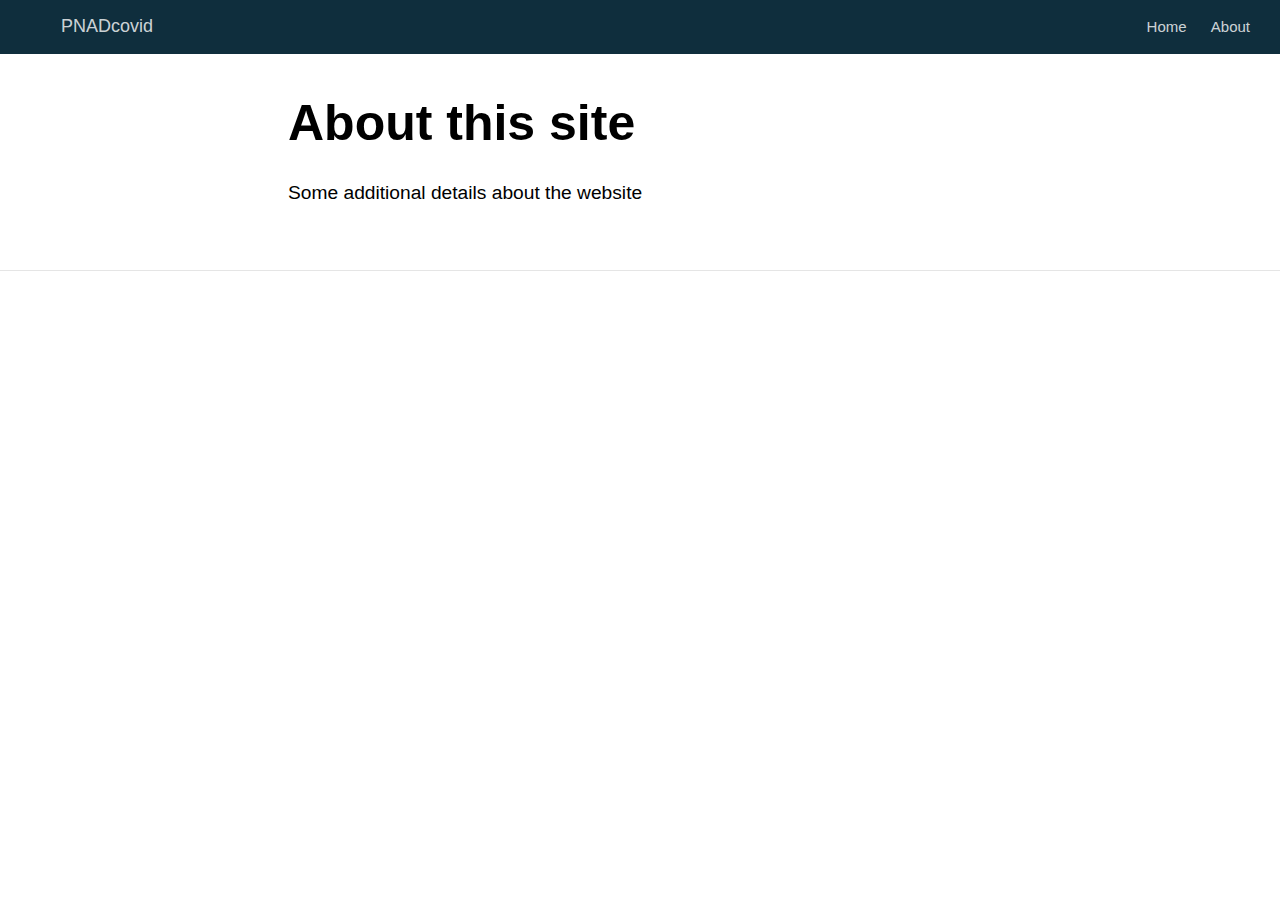
<file: docs/about.html>
<!DOCTYPE html>

<html xmlns="http://www.w3.org/1999/xhtml" lang="" xml:lang="">

<head>
  <meta charset="utf-8"/>
  <meta name="viewport" content="width=device-width, initial-scale=1"/>
  <meta http-equiv="X-UA-Compatible" content="IE=Edge,chrome=1"/>
  <meta name="generator" content="distill" />

  <style type="text/css">
  /* Hide doc at startup (prevent jankiness while JS renders/transforms) */
  body {
    visibility: hidden;
  }
  </style>

 <!--radix_placeholder_import_source-->
 <!--/radix_placeholder_import_source-->

<style type="text/css">code{white-space: pre;}</style>
<style type="text/css" data-origin="pandoc">
pre > code.sourceCode { white-space: pre; position: relative; }
pre > code.sourceCode > span { display: inline-block; line-height: 1.25; }
pre > code.sourceCode > span:empty { height: 1.2em; }
code.sourceCode > span { color: inherit; text-decoration: inherit; }
div.sourceCode { margin: 1em 0; }
pre.sourceCode { margin: 0; }
@media screen {
div.sourceCode { overflow: auto; }
}
@media print {
pre > code.sourceCode { white-space: pre-wrap; }
pre > code.sourceCode > span { text-indent: -5em; padding-left: 5em; }
}
pre.numberSource code
  { counter-reset: source-line 0; }
pre.numberSource code > span
  { position: relative; left: -4em; counter-increment: source-line; }
pre.numberSource code > span > a:first-child::before
  { content: counter(source-line);
    position: relative; left: -1em; text-align: right; vertical-align: baseline;
    border: none; display: inline-block;
    -webkit-touch-callout: none; -webkit-user-select: none;
    -khtml-user-select: none; -moz-user-select: none;
    -ms-user-select: none; user-select: none;
    padding: 0 4px; width: 4em;
    color: #aaaaaa;
  }
pre.numberSource { margin-left: 3em; border-left: 1px solid #aaaaaa;  padding-left: 4px; }
div.sourceCode
  {   }
@media screen {
pre > code.sourceCode > span > a:first-child::before { text-decoration: underline; }
}
code span.al { color: #ad0000; } /* Alert */
code span.an { color: #5e5e5e; } /* Annotation */
code span.at { color: #20794d; } /* Attribute */
code span.bn { color: #ad0000; } /* BaseN */
code span.bu { } /* BuiltIn */
code span.cf { color: #007ba5; } /* ControlFlow */
code span.ch { color: #20794d; } /* Char */
code span.cn { color: #8f5902; } /* Constant */
code span.co { color: #5e5e5e; } /* Comment */
code span.cv { color: #5e5e5e; font-style: italic; } /* CommentVar */
code span.do { color: #5e5e5e; font-style: italic; } /* Documentation */
code span.dt { color: #ad0000; } /* DataType */
code span.dv { color: #ad0000; } /* DecVal */
code span.er { color: #ad0000; } /* Error */
code span.ex { } /* Extension */
code span.fl { color: #ad0000; } /* Float */
code span.fu { color: #4758ab; } /* Function */
code span.im { } /* Import */
code span.in { color: #5e5e5e; } /* Information */
code span.kw { color: #007ba5; } /* Keyword */
code span.op { color: #5e5e5e; } /* Operator */
code span.ot { color: #007ba5; } /* Other */
code span.pp { color: #ad0000; } /* Preprocessor */
code span.sc { color: #20794d; } /* SpecialChar */
code span.ss { color: #20794d; } /* SpecialString */
code span.st { color: #20794d; } /* String */
code span.va { color: #111111; } /* Variable */
code span.vs { color: #20794d; } /* VerbatimString */
code span.wa { color: #5e5e5e; font-style: italic; } /* Warning */
</style>

  <!--radix_placeholder_meta_tags-->
  <title>PNADcovid: About this site</title>

  <meta property="description" itemprop="description" content="Some additional details about the website"/>



  <!--  https://developers.facebook.com/docs/sharing/webmasters#markup -->
  <meta property="og:title" content="PNADcovid: About this site"/>
  <meta property="og:type" content="article"/>
  <meta property="og:description" content="Some additional details about the website"/>
  <meta property="og:locale" content="en_US"/>
  <meta property="og:site_name" content="PNADcovid"/>

  <!--  https://dev.twitter.com/cards/types/summary -->
  <meta property="twitter:card" content="summary"/>
  <meta property="twitter:title" content="PNADcovid: About this site"/>
  <meta property="twitter:description" content="Some additional details about the website"/>

  <!--/radix_placeholder_meta_tags-->
  <!--radix_placeholder_rmarkdown_metadata-->

  <script type="text/json" id="radix-rmarkdown-metadata">
  {"type":"list","attributes":{"names":{"type":"character","attributes":{},"value":["title","description"]}},"value":[{"type":"character","attributes":{},"value":["About this site"]},{"type":"character","attributes":{},"value":["Some additional details about the website"]}]}
  </script>
  <!--/radix_placeholder_rmarkdown_metadata-->
  <!--radix_placeholder_navigation_in_header-->
  <meta name="distill:offset" content=""/>

  <script type="application/javascript">

    window.headroom_prevent_pin = false;

    window.document.addEventListener("DOMContentLoaded", function (event) {

      // initialize headroom for banner
      var header = $('header').get(0);
      var headerHeight = header.offsetHeight;
      var headroom = new Headroom(header, {
        tolerance: 5,
        onPin : function() {
          if (window.headroom_prevent_pin) {
            window.headroom_prevent_pin = false;
            headroom.unpin();
          }
        }
      });
      headroom.init();
      if(window.location.hash)
        headroom.unpin();
      $(header).addClass('headroom--transition');

      // offset scroll location for banner on hash change
      // (see: https://github.com/WickyNilliams/headroom.js/issues/38)
      window.addEventListener("hashchange", function(event) {
        window.scrollTo(0, window.pageYOffset - (headerHeight + 25));
      });

      // responsive menu
      $('.distill-site-header').each(function(i, val) {
        var topnav = $(this);
        var toggle = topnav.find('.nav-toggle');
        toggle.on('click', function() {
          topnav.toggleClass('responsive');
        });
      });

      // nav dropdowns
      $('.nav-dropbtn').click(function(e) {
        $(this).next('.nav-dropdown-content').toggleClass('nav-dropdown-active');
        $(this).parent().siblings('.nav-dropdown')
           .children('.nav-dropdown-content').removeClass('nav-dropdown-active');
      });
      $("body").click(function(e){
        $('.nav-dropdown-content').removeClass('nav-dropdown-active');
      });
      $(".nav-dropdown").click(function(e){
        e.stopPropagation();
      });
    });
  </script>

  <style type="text/css">

  /* Theme (user-documented overrideables for nav appearance) */

  .distill-site-nav {
    color: rgba(255, 255, 255, 0.8);
    background-color: #0F2E3D;
    font-size: 15px;
    font-weight: 300;
  }

  .distill-site-nav a {
    color: inherit;
    text-decoration: none;
  }

  .distill-site-nav a:hover {
    color: white;
  }

  @media print {
    .distill-site-nav {
      display: none;
    }
  }

  .distill-site-header {

  }

  .distill-site-footer {

  }


  /* Site Header */

  .distill-site-header {
    width: 100%;
    box-sizing: border-box;
    z-index: 3;
  }

  .distill-site-header .nav-left {
    display: inline-block;
    margin-left: 8px;
  }

  @media screen and (max-width: 768px) {
    .distill-site-header .nav-left {
      margin-left: 0;
    }
  }


  .distill-site-header .nav-right {
    float: right;
    margin-right: 8px;
  }

  .distill-site-header a,
  .distill-site-header .title {
    display: inline-block;
    text-align: center;
    padding: 14px 10px 14px 10px;
  }

  .distill-site-header .title {
    font-size: 18px;
    min-width: 150px;
  }

  .distill-site-header .logo {
    padding: 0;
  }

  .distill-site-header .logo img {
    display: none;
    max-height: 20px;
    width: auto;
    margin-bottom: -4px;
  }

  .distill-site-header .nav-image img {
    max-height: 18px;
    width: auto;
    display: inline-block;
    margin-bottom: -3px;
  }



  @media screen and (min-width: 1000px) {
    .distill-site-header .logo img {
      display: inline-block;
    }
    .distill-site-header .nav-left {
      margin-left: 20px;
    }
    .distill-site-header .nav-right {
      margin-right: 20px;
    }
    .distill-site-header .title {
      padding-left: 12px;
    }
  }


  .distill-site-header .nav-toggle {
    display: none;
  }

  .nav-dropdown {
    display: inline-block;
    position: relative;
  }

  .nav-dropdown .nav-dropbtn {
    border: none;
    outline: none;
    color: rgba(255, 255, 255, 0.8);
    padding: 16px 10px;
    background-color: transparent;
    font-family: inherit;
    font-size: inherit;
    font-weight: inherit;
    margin: 0;
    margin-top: 1px;
    z-index: 2;
  }

  .nav-dropdown-content {
    display: none;
    position: absolute;
    background-color: white;
    min-width: 200px;
    border: 1px solid rgba(0,0,0,0.15);
    border-radius: 4px;
    box-shadow: 0px 8px 16px 0px rgba(0,0,0,0.1);
    z-index: 1;
    margin-top: 2px;
    white-space: nowrap;
    padding-top: 4px;
    padding-bottom: 4px;
  }

  .nav-dropdown-content hr {
    margin-top: 4px;
    margin-bottom: 4px;
    border: none;
    border-bottom: 1px solid rgba(0, 0, 0, 0.1);
  }

  .nav-dropdown-active {
    display: block;
  }

  .nav-dropdown-content a, .nav-dropdown-content .nav-dropdown-header {
    color: black;
    padding: 6px 24px;
    text-decoration: none;
    display: block;
    text-align: left;
  }

  .nav-dropdown-content .nav-dropdown-header {
    display: block;
    padding: 5px 24px;
    padding-bottom: 0;
    text-transform: uppercase;
    font-size: 14px;
    color: #999999;
    white-space: nowrap;
  }

  .nav-dropdown:hover .nav-dropbtn {
    color: white;
  }

  .nav-dropdown-content a:hover {
    background-color: #ddd;
    color: black;
  }

  .nav-right .nav-dropdown-content {
    margin-left: -45%;
    right: 0;
  }

  @media screen and (max-width: 768px) {
    .distill-site-header a, .distill-site-header .nav-dropdown  {display: none;}
    .distill-site-header a.nav-toggle {
      float: right;
      display: block;
    }
    .distill-site-header .title {
      margin-left: 0;
    }
    .distill-site-header .nav-right {
      margin-right: 0;
    }
    .distill-site-header {
      overflow: hidden;
    }
    .nav-right .nav-dropdown-content {
      margin-left: 0;
    }
  }


  @media screen and (max-width: 768px) {
    .distill-site-header.responsive {position: relative; min-height: 500px; }
    .distill-site-header.responsive a.nav-toggle {
      position: absolute;
      right: 0;
      top: 0;
    }
    .distill-site-header.responsive a,
    .distill-site-header.responsive .nav-dropdown {
      display: block;
      text-align: left;
    }
    .distill-site-header.responsive .nav-left,
    .distill-site-header.responsive .nav-right {
      width: 100%;
    }
    .distill-site-header.responsive .nav-dropdown {float: none;}
    .distill-site-header.responsive .nav-dropdown-content {position: relative;}
    .distill-site-header.responsive .nav-dropdown .nav-dropbtn {
      display: block;
      width: 100%;
      text-align: left;
    }
  }

  /* Site Footer */

  .distill-site-footer {
    width: 100%;
    overflow: hidden;
    box-sizing: border-box;
    z-index: 3;
    margin-top: 30px;
    padding-top: 30px;
    padding-bottom: 30px;
    text-align: center;
  }

  /* Headroom */

  d-title {
    padding-top: 6rem;
  }

  @media print {
    d-title {
      padding-top: 4rem;
    }
  }

  .headroom {
    z-index: 1000;
    position: fixed;
    top: 0;
    left: 0;
    right: 0;
  }

  .headroom--transition {
    transition: all .4s ease-in-out;
  }

  .headroom--unpinned {
    top: -100px;
  }

  .headroom--pinned {
    top: 0;
  }

  /* adjust viewport for navbar height */
  /* helps vertically center bootstrap (non-distill) content */
  .min-vh-100 {
    min-height: calc(100vh - 100px) !important;
  }

  </style>

  <script src="site_libs/jquery-1.11.3/jquery.min.js"></script>
  <link href="site_libs/font-awesome-5.1.0/css/all.css" rel="stylesheet"/>
  <link href="site_libs/font-awesome-5.1.0/css/v4-shims.css" rel="stylesheet"/>
  <script src="site_libs/headroom-0.9.4/headroom.min.js"></script>
  <script src="site_libs/autocomplete-0.37.1/autocomplete.min.js"></script>
  <script src="site_libs/fuse-6.4.1/fuse.min.js"></script>

  <script type="application/javascript">

  function getMeta(metaName) {
    var metas = document.getElementsByTagName('meta');
    for (let i = 0; i < metas.length; i++) {
      if (metas[i].getAttribute('name') === metaName) {
        return metas[i].getAttribute('content');
      }
    }
    return '';
  }

  function offsetURL(url) {
    var offset = getMeta('distill:offset');
    return offset ? offset + '/' + url : url;
  }

  function createFuseIndex() {

    // create fuse index
    var options = {
      keys: [
        { name: 'title', weight: 20 },
        { name: 'categories', weight: 15 },
        { name: 'description', weight: 10 },
        { name: 'contents', weight: 5 },
      ],
      ignoreLocation: true,
      threshold: 0
    };
    var fuse = new window.Fuse([], options);

    // fetch the main search.json
    return fetch(offsetURL('search.json'))
      .then(function(response) {
        if (response.status == 200) {
          return response.json().then(function(json) {
            // index main articles
            json.articles.forEach(function(article) {
              fuse.add(article);
            });
            // download collections and index their articles
            return Promise.all(json.collections.map(function(collection) {
              return fetch(offsetURL(collection)).then(function(response) {
                if (response.status === 200) {
                  return response.json().then(function(articles) {
                    articles.forEach(function(article) {
                      fuse.add(article);
                    });
                  })
                } else {
                  return Promise.reject(
                    new Error('Unexpected status from search index request: ' +
                              response.status)
                  );
                }
              });
            })).then(function() {
              return fuse;
            });
          });

        } else {
          return Promise.reject(
            new Error('Unexpected status from search index request: ' +
                        response.status)
          );
        }
      });
  }

  window.document.addEventListener("DOMContentLoaded", function (event) {

    // get search element (bail if we don't have one)
    var searchEl = window.document.getElementById('distill-search');
    if (!searchEl)
      return;

    createFuseIndex()
      .then(function(fuse) {

        // make search box visible
        searchEl.classList.remove('hidden');

        // initialize autocomplete
        var options = {
          autoselect: true,
          hint: false,
          minLength: 2,
        };
        window.autocomplete(searchEl, options, [{
          source: function(query, callback) {
            const searchOptions = {
              isCaseSensitive: false,
              shouldSort: true,
              minMatchCharLength: 2,
              limit: 10,
            };
            var results = fuse.search(query, searchOptions);
            callback(results
              .map(function(result) { return result.item; })
            );
          },
          templates: {
            suggestion: function(suggestion) {
              var img = suggestion.preview && Object.keys(suggestion.preview).length > 0
                ? `<img src="${offsetURL(suggestion.preview)}"</img>`
                : '';
              var html = `
                <div class="search-item">
                  <h3>${suggestion.title}</h3>
                  <div class="search-item-description">
                    ${suggestion.description || ''}
                  </div>
                  <div class="search-item-preview">
                    ${img}
                  </div>
                </div>
              `;
              return html;
            }
          }
        }]).on('autocomplete:selected', function(event, suggestion) {
          window.location.href = offsetURL(suggestion.path);
        });
        // remove inline display style on autocompleter (we want to
        // manage responsive display via css)
        $('.algolia-autocomplete').css("display", "");
      })
      .catch(function(error) {
        console.log(error);
      });

  });

  </script>

  <style type="text/css">

  .nav-search {
    font-size: x-small;
  }

  /* Algolioa Autocomplete */

  .algolia-autocomplete {
    display: inline-block;
    margin-left: 10px;
    vertical-align: sub;
    background-color: white;
    color: black;
    padding: 6px;
    padding-top: 8px;
    padding-bottom: 0;
    border-radius: 6px;
    border: 1px #0F2E3D solid;
    width: 180px;
  }


  @media screen and (max-width: 768px) {
    .distill-site-nav .algolia-autocomplete {
      display: none;
      visibility: hidden;
    }
    .distill-site-nav.responsive .algolia-autocomplete {
      display: inline-block;
      visibility: visible;
    }
    .distill-site-nav.responsive .algolia-autocomplete .aa-dropdown-menu {
      margin-left: 0;
      width: 400px;
      max-height: 400px;
    }
  }

  .algolia-autocomplete .aa-input, .algolia-autocomplete .aa-hint {
    width: 90%;
    outline: none;
    border: none;
  }

  .algolia-autocomplete .aa-hint {
    color: #999;
  }
  .algolia-autocomplete .aa-dropdown-menu {
    width: 550px;
    max-height: 70vh;
    overflow-x: visible;
    overflow-y: scroll;
    padding: 5px;
    margin-top: 3px;
    margin-left: -150px;
    background-color: #fff;
    border-radius: 5px;
    border: 1px solid #999;
    border-top: none;
  }

  .algolia-autocomplete .aa-dropdown-menu .aa-suggestion {
    cursor: pointer;
    padding: 5px 4px;
    border-bottom: 1px solid #eee;
  }

  .algolia-autocomplete .aa-dropdown-menu .aa-suggestion:last-of-type {
    border-bottom: none;
    margin-bottom: 2px;
  }

  .algolia-autocomplete .aa-dropdown-menu .aa-suggestion .search-item {
    overflow: hidden;
    font-size: 0.8em;
    line-height: 1.4em;
  }

  .algolia-autocomplete .aa-dropdown-menu .aa-suggestion .search-item h3 {
    font-size: 1rem;
    margin-block-start: 0;
    margin-block-end: 5px;
  }

  .algolia-autocomplete .aa-dropdown-menu .aa-suggestion .search-item-description {
    display: inline-block;
    overflow: hidden;
    height: 2.8em;
    width: 80%;
    margin-right: 4%;
  }

  .algolia-autocomplete .aa-dropdown-menu .aa-suggestion .search-item-preview {
    display: inline-block;
    width: 15%;
  }

  .algolia-autocomplete .aa-dropdown-menu .aa-suggestion .search-item-preview img {
    height: 3em;
    width: auto;
    display: none;
  }

  .algolia-autocomplete .aa-dropdown-menu .aa-suggestion .search-item-preview img[src] {
    display: initial;
  }

  .algolia-autocomplete .aa-dropdown-menu .aa-suggestion.aa-cursor {
    background-color: #eee;
  }
  .algolia-autocomplete .aa-dropdown-menu .aa-suggestion em {
    font-weight: bold;
    font-style: normal;
  }

  </style>


  <!--/radix_placeholder_navigation_in_header-->
  <!--radix_placeholder_distill-->

  <style type="text/css">

  body {
    background-color: white;
  }

  .pandoc-table {
    width: 100%;
  }

  .pandoc-table>caption {
    margin-bottom: 10px;
  }

  .pandoc-table th:not([align]) {
    text-align: left;
  }

  .pagedtable-footer {
    font-size: 15px;
  }

  d-byline .byline {
    grid-template-columns: 2fr 2fr;
  }

  d-byline .byline h3 {
    margin-block-start: 1.5em;
  }

  d-byline .byline .authors-affiliations h3 {
    margin-block-start: 0.5em;
  }

  .authors-affiliations .orcid-id {
    width: 16px;
    height:16px;
    margin-left: 4px;
    margin-right: 4px;
    vertical-align: middle;
    padding-bottom: 2px;
  }

  d-title .dt-tags {
    margin-top: 1em;
    grid-column: text;
  }

  .dt-tags .dt-tag {
    text-decoration: none;
    display: inline-block;
    color: rgba(0,0,0,0.6);
    padding: 0em 0.4em;
    margin-right: 0.5em;
    margin-bottom: 0.4em;
    font-size: 70%;
    border: 1px solid rgba(0,0,0,0.2);
    border-radius: 3px;
    text-transform: uppercase;
    font-weight: 500;
  }

  d-article table.gt_table td,
  d-article table.gt_table th {
    border-bottom: none;
  }

  .html-widget {
    margin-bottom: 2.0em;
  }

  .l-screen-inset {
    padding-right: 16px;
  }

  .l-screen .caption {
    margin-left: 10px;
  }

  .shaded {
    background: rgb(247, 247, 247);
    padding-top: 20px;
    padding-bottom: 20px;
    border-top: 1px solid rgba(0, 0, 0, 0.1);
    border-bottom: 1px solid rgba(0, 0, 0, 0.1);
  }

  .shaded .html-widget {
    margin-bottom: 0;
    border: 1px solid rgba(0, 0, 0, 0.1);
  }

  .shaded .shaded-content {
    background: white;
  }

  .text-output {
    margin-top: 0;
    line-height: 1.5em;
  }

  .hidden {
    display: none !important;
  }

  d-article {
    padding-top: 2.5rem;
    padding-bottom: 30px;
  }

  d-appendix {
    padding-top: 30px;
  }

  d-article>p>img {
    width: 100%;
  }

  d-article h2 {
    margin: 1rem 0 1.5rem 0;
  }

  d-article h3 {
    margin-top: 1.5rem;
  }

  d-article iframe {
    border: 1px solid rgba(0, 0, 0, 0.1);
    margin-bottom: 2.0em;
    width: 100%;
  }

  /* Tweak code blocks */

  d-article div.sourceCode code,
  d-article pre code {
    font-family: Consolas, Monaco, 'Andale Mono', 'Ubuntu Mono', monospace;
  }

  d-article pre,
  d-article div.sourceCode,
  d-article div.sourceCode pre {
    overflow: auto;
  }

  d-article div.sourceCode {
    background-color: white;
  }

  d-article div.sourceCode pre {
    padding-left: 10px;
    font-size: 12px;
    border-left: 2px solid rgba(0,0,0,0.1);
  }

  d-article pre {
    font-size: 12px;
    color: black;
    background: none;
    margin-top: 0;
    text-align: left;
    white-space: pre;
    word-spacing: normal;
    word-break: normal;
    word-wrap: normal;
    line-height: 1.5;

    -moz-tab-size: 4;
    -o-tab-size: 4;
    tab-size: 4;

    -webkit-hyphens: none;
    -moz-hyphens: none;
    -ms-hyphens: none;
    hyphens: none;
  }

  d-article pre a {
    border-bottom: none;
  }

  d-article pre a:hover {
    border-bottom: none;
    text-decoration: underline;
  }

  d-article details {
    grid-column: text;
    margin-bottom: 0.8em;
  }

  @media(min-width: 768px) {

  d-article pre,
  d-article div.sourceCode,
  d-article div.sourceCode pre {
    overflow: visible !important;
  }

  d-article div.sourceCode pre {
    padding-left: 18px;
    font-size: 14px;
  }

  d-article pre {
    font-size: 14px;
  }

  }

  figure img.external {
    background: white;
    border: 1px solid rgba(0, 0, 0, 0.1);
    box-shadow: 0 1px 8px rgba(0, 0, 0, 0.1);
    padding: 18px;
    box-sizing: border-box;
  }

  /* CSS for d-contents */

  .d-contents {
    grid-column: text;
    color: rgba(0,0,0,0.8);
    font-size: 0.9em;
    padding-bottom: 1em;
    margin-bottom: 1em;
    padding-bottom: 0.5em;
    margin-bottom: 1em;
    padding-left: 0.25em;
    justify-self: start;
  }

  @media(min-width: 1000px) {
    .d-contents.d-contents-float {
      height: 0;
      grid-column-start: 1;
      grid-column-end: 4;
      justify-self: center;
      padding-right: 3em;
      padding-left: 2em;
    }
  }

  .d-contents nav h3 {
    font-size: 18px;
    margin-top: 0;
    margin-bottom: 1em;
  }

  .d-contents li {
    list-style-type: none
  }

  .d-contents nav > ul {
    padding-left: 0;
  }

  .d-contents ul {
    padding-left: 1em
  }

  .d-contents nav ul li {
    margin-top: 0.6em;
    margin-bottom: 0.2em;
  }

  .d-contents nav a {
    font-size: 13px;
    border-bottom: none;
    text-decoration: none
    color: rgba(0, 0, 0, 0.8);
  }

  .d-contents nav a:hover {
    text-decoration: underline solid rgba(0, 0, 0, 0.6)
  }

  .d-contents nav > ul > li > a {
    font-weight: 600;
  }

  .d-contents nav > ul > li > ul {
    font-weight: inherit;
  }

  .d-contents nav > ul > li > ul > li {
    margin-top: 0.2em;
  }


  .d-contents nav ul {
    margin-top: 0;
    margin-bottom: 0.25em;
  }

  .d-article-with-toc h2:nth-child(2) {
    margin-top: 0;
  }


  /* Figure */

  .figure {
    position: relative;
    margin-bottom: 2.5em;
    margin-top: 1.5em;
  }

  .figure img {
    width: 100%;
  }

  .figure .caption {
    color: rgba(0, 0, 0, 0.6);
    font-size: 12px;
    line-height: 1.5em;
  }

  .figure img.external {
    background: white;
    border: 1px solid rgba(0, 0, 0, 0.1);
    box-shadow: 0 1px 8px rgba(0, 0, 0, 0.1);
    padding: 18px;
    box-sizing: border-box;
  }

  .figure .caption a {
    color: rgba(0, 0, 0, 0.6);
  }

  .figure .caption b,
  .figure .caption strong, {
    font-weight: 600;
    color: rgba(0, 0, 0, 1.0);
  }

  /* Citations */

  d-article .citation {
    color: inherit;
    cursor: inherit;
  }

  div.hanging-indent{
    margin-left: 1em; text-indent: -1em;
  }

  /* Citation hover box */

  .tippy-box[data-theme~=light-border] {
    background-color: rgba(250, 250, 250, 0.95);
  }

  .tippy-content > p {
    margin-bottom: 0;
    padding: 2px;
  }


  /* Tweak 1000px media break to show more text */

  @media(min-width: 1000px) {
    .base-grid,
    distill-header,
    d-title,
    d-abstract,
    d-article,
    d-appendix,
    distill-appendix,
    d-byline,
    d-footnote-list,
    d-citation-list,
    distill-footer {
      grid-template-columns: [screen-start] 1fr [page-start kicker-start] 80px [middle-start] 50px [text-start kicker-end] 65px 65px 65px 65px 65px 65px 65px 65px [text-end gutter-start] 65px [middle-end] 65px [page-end gutter-end] 1fr [screen-end];
      grid-column-gap: 16px;
    }

    .grid {
      grid-column-gap: 16px;
    }

    d-article {
      font-size: 1.06rem;
      line-height: 1.7em;
    }
    figure .caption, .figure .caption, figure figcaption {
      font-size: 13px;
    }
  }

  @media(min-width: 1180px) {
    .base-grid,
    distill-header,
    d-title,
    d-abstract,
    d-article,
    d-appendix,
    distill-appendix,
    d-byline,
    d-footnote-list,
    d-citation-list,
    distill-footer {
      grid-template-columns: [screen-start] 1fr [page-start kicker-start] 60px [middle-start] 60px [text-start kicker-end] 60px 60px 60px 60px 60px 60px 60px 60px [text-end gutter-start] 60px [middle-end] 60px [page-end gutter-end] 1fr [screen-end];
      grid-column-gap: 32px;
    }

    .grid {
      grid-column-gap: 32px;
    }
  }


  /* Get the citation styles for the appendix (not auto-injected on render since
     we do our own rendering of the citation appendix) */

  d-appendix .citation-appendix,
  .d-appendix .citation-appendix {
    font-size: 11px;
    line-height: 15px;
    border-left: 1px solid rgba(0, 0, 0, 0.1);
    padding-left: 18px;
    border: 1px solid rgba(0,0,0,0.1);
    background: rgba(0, 0, 0, 0.02);
    padding: 10px 18px;
    border-radius: 3px;
    color: rgba(150, 150, 150, 1);
    overflow: hidden;
    margin-top: -12px;
    white-space: pre-wrap;
    word-wrap: break-word;
  }

  /* Include appendix styles here so they can be overridden */

  d-appendix {
    contain: layout style;
    font-size: 0.8em;
    line-height: 1.7em;
    margin-top: 60px;
    margin-bottom: 0;
    border-top: 1px solid rgba(0, 0, 0, 0.1);
    color: rgba(0,0,0,0.5);
    padding-top: 60px;
    padding-bottom: 48px;
  }

  d-appendix h3 {
    grid-column: page-start / text-start;
    font-size: 15px;
    font-weight: 500;
    margin-top: 1em;
    margin-bottom: 0;
    color: rgba(0,0,0,0.65);
  }

  d-appendix h3 + * {
    margin-top: 1em;
  }

  d-appendix ol {
    padding: 0 0 0 15px;
  }

  @media (min-width: 768px) {
    d-appendix ol {
      padding: 0 0 0 30px;
      margin-left: -30px;
    }
  }

  d-appendix li {
    margin-bottom: 1em;
  }

  d-appendix a {
    color: rgba(0, 0, 0, 0.6);
  }

  d-appendix > * {
    grid-column: text;
  }

  d-appendix > d-footnote-list,
  d-appendix > d-citation-list,
  d-appendix > distill-appendix {
    grid-column: screen;
  }

  /* Include footnote styles here so they can be overridden */

  d-footnote-list {
    contain: layout style;
  }

  d-footnote-list > * {
    grid-column: text;
  }

  d-footnote-list a.footnote-backlink {
    color: rgba(0,0,0,0.3);
    padding-left: 0.5em;
  }



  /* Anchor.js */

  .anchorjs-link {
    /*transition: all .25s linear; */
    text-decoration: none;
    border-bottom: none;
  }
  *:hover > .anchorjs-link {
    margin-left: -1.125em !important;
    text-decoration: none;
    border-bottom: none;
  }

  /* Social footer */

  .social_footer {
    margin-top: 30px;
    margin-bottom: 0;
    color: rgba(0,0,0,0.67);
  }

  .disqus-comments {
    margin-right: 30px;
  }

  .disqus-comment-count {
    border-bottom: 1px solid rgba(0, 0, 0, 0.4);
    cursor: pointer;
  }

  #disqus_thread {
    margin-top: 30px;
  }

  .article-sharing a {
    border-bottom: none;
    margin-right: 8px;
  }

  .article-sharing a:hover {
    border-bottom: none;
  }

  .sidebar-section.subscribe {
    font-size: 12px;
    line-height: 1.6em;
  }

  .subscribe p {
    margin-bottom: 0.5em;
  }


  .article-footer .subscribe {
    font-size: 15px;
    margin-top: 45px;
  }


  .sidebar-section.custom {
    font-size: 12px;
    line-height: 1.6em;
  }

  .custom p {
    margin-bottom: 0.5em;
  }

  /* Styles for listing layout (hide title) */
  .layout-listing d-title, .layout-listing .d-title {
    display: none;
  }

  /* Styles for posts lists (not auto-injected) */


  .posts-with-sidebar {
    padding-left: 45px;
    padding-right: 45px;
  }

  .posts-list .description h2,
  .posts-list .description p {
    font-family: -apple-system, BlinkMacSystemFont, "Segoe UI", Roboto, Oxygen, Ubuntu, Cantarell, "Fira Sans", "Droid Sans", "Helvetica Neue", Arial, sans-serif;
  }

  .posts-list .description h2 {
    font-weight: 700;
    border-bottom: none;
    padding-bottom: 0;
  }

  .posts-list h2.post-tag {
    border-bottom: 1px solid rgba(0, 0, 0, 0.2);
    padding-bottom: 12px;
  }
  .posts-list {
    margin-top: 60px;
    margin-bottom: 24px;
  }

  .posts-list .post-preview {
    text-decoration: none;
    overflow: hidden;
    display: block;
    border-bottom: 1px solid rgba(0, 0, 0, 0.1);
    padding: 24px 0;
  }

  .post-preview-last {
    border-bottom: none !important;
  }

  .posts-list .posts-list-caption {
    grid-column: screen;
    font-weight: 400;
  }

  .posts-list .post-preview h2 {
    margin: 0 0 6px 0;
    line-height: 1.2em;
    font-style: normal;
    font-size: 24px;
  }

  .posts-list .post-preview p {
    margin: 0 0 12px 0;
    line-height: 1.4em;
    font-size: 16px;
  }

  .posts-list .post-preview .thumbnail {
    box-sizing: border-box;
    margin-bottom: 24px;
    position: relative;
    max-width: 500px;
  }
  .posts-list .post-preview img {
    width: 100%;
    display: block;
  }

  .posts-list .metadata {
    font-size: 12px;
    line-height: 1.4em;
    margin-bottom: 18px;
  }

  .posts-list .metadata > * {
    display: inline-block;
  }

  .posts-list .metadata .publishedDate {
    margin-right: 2em;
  }

  .posts-list .metadata .dt-authors {
    display: block;
    margin-top: 0.3em;
    margin-right: 2em;
  }

  .posts-list .dt-tags {
    display: block;
    line-height: 1em;
  }

  .posts-list .dt-tags .dt-tag {
    display: inline-block;
    color: rgba(0,0,0,0.6);
    padding: 0.3em 0.4em;
    margin-right: 0.2em;
    margin-bottom: 0.4em;
    font-size: 60%;
    border: 1px solid rgba(0,0,0,0.2);
    border-radius: 3px;
    text-transform: uppercase;
    font-weight: 500;
  }

  .posts-list img {
    opacity: 1;
  }

  .posts-list img[data-src] {
    opacity: 0;
  }

  .posts-more {
    clear: both;
  }


  .posts-sidebar {
    font-size: 16px;
  }

  .posts-sidebar h3 {
    font-size: 16px;
    margin-top: 0;
    margin-bottom: 0.5em;
    font-weight: 400;
    text-transform: uppercase;
  }

  .sidebar-section {
    margin-bottom: 30px;
  }

  .categories ul {
    list-style-type: none;
    margin: 0;
    padding: 0;
  }

  .categories li {
    color: rgba(0, 0, 0, 0.8);
    margin-bottom: 0;
  }

  .categories li>a {
    border-bottom: none;
  }

  .categories li>a:hover {
    border-bottom: 1px solid rgba(0, 0, 0, 0.4);
  }

  .categories .active {
    font-weight: 600;
  }

  .categories .category-count {
    color: rgba(0, 0, 0, 0.4);
  }


  @media(min-width: 768px) {
    .posts-list .post-preview h2 {
      font-size: 26px;
    }
    .posts-list .post-preview .thumbnail {
      float: right;
      width: 30%;
      margin-bottom: 0;
    }
    .posts-list .post-preview .description {
      float: left;
      width: 45%;
    }
    .posts-list .post-preview .metadata {
      float: left;
      width: 20%;
      margin-top: 8px;
    }
    .posts-list .post-preview p {
      margin: 0 0 12px 0;
      line-height: 1.5em;
      font-size: 16px;
    }
    .posts-with-sidebar .posts-list {
      float: left;
      width: 75%;
    }
    .posts-with-sidebar .posts-sidebar {
      float: right;
      width: 20%;
      margin-top: 60px;
      padding-top: 24px;
      padding-bottom: 24px;
    }
  }


  /* Improve display for browsers without grid (IE/Edge <= 15) */

  .downlevel {
    line-height: 1.6em;
    font-family: -apple-system, BlinkMacSystemFont, "Segoe UI", Roboto, Oxygen, Ubuntu, Cantarell, "Fira Sans", "Droid Sans", "Helvetica Neue", Arial, sans-serif;
    margin: 0;
  }

  .downlevel .d-title {
    padding-top: 6rem;
    padding-bottom: 1.5rem;
  }

  .downlevel .d-title h1 {
    font-size: 50px;
    font-weight: 700;
    line-height: 1.1em;
    margin: 0 0 0.5rem;
  }

  .downlevel .d-title p {
    font-weight: 300;
    font-size: 1.2rem;
    line-height: 1.55em;
    margin-top: 0;
  }

  .downlevel .d-byline {
    padding-top: 0.8em;
    padding-bottom: 0.8em;
    font-size: 0.8rem;
    line-height: 1.8em;
  }

  .downlevel .section-separator {
    border: none;
    border-top: 1px solid rgba(0, 0, 0, 0.1);
  }

  .downlevel .d-article {
    font-size: 1.06rem;
    line-height: 1.7em;
    padding-top: 1rem;
    padding-bottom: 2rem;
  }


  .downlevel .d-appendix {
    padding-left: 0;
    padding-right: 0;
    max-width: none;
    font-size: 0.8em;
    line-height: 1.7em;
    margin-bottom: 0;
    color: rgba(0,0,0,0.5);
    padding-top: 40px;
    padding-bottom: 48px;
  }

  .downlevel .footnotes ol {
    padding-left: 13px;
  }

  .downlevel .base-grid,
  .downlevel .distill-header,
  .downlevel .d-title,
  .downlevel .d-abstract,
  .downlevel .d-article,
  .downlevel .d-appendix,
  .downlevel .distill-appendix,
  .downlevel .d-byline,
  .downlevel .d-footnote-list,
  .downlevel .d-citation-list,
  .downlevel .distill-footer,
  .downlevel .appendix-bottom,
  .downlevel .posts-container {
    padding-left: 40px;
    padding-right: 40px;
  }

  @media(min-width: 768px) {
    .downlevel .base-grid,
    .downlevel .distill-header,
    .downlevel .d-title,
    .downlevel .d-abstract,
    .downlevel .d-article,
    .downlevel .d-appendix,
    .downlevel .distill-appendix,
    .downlevel .d-byline,
    .downlevel .d-footnote-list,
    .downlevel .d-citation-list,
    .downlevel .distill-footer,
    .downlevel .appendix-bottom,
    .downlevel .posts-container {
    padding-left: 150px;
    padding-right: 150px;
    max-width: 900px;
  }
  }

  .downlevel pre code {
    display: block;
    border-left: 2px solid rgba(0, 0, 0, .1);
    padding: 0 0 0 20px;
    font-size: 14px;
  }

  .downlevel code, .downlevel pre {
    color: black;
    background: none;
    font-family: Consolas, Monaco, 'Andale Mono', 'Ubuntu Mono', monospace;
    text-align: left;
    white-space: pre;
    word-spacing: normal;
    word-break: normal;
    word-wrap: normal;
    line-height: 1.5;

    -moz-tab-size: 4;
    -o-tab-size: 4;
    tab-size: 4;

    -webkit-hyphens: none;
    -moz-hyphens: none;
    -ms-hyphens: none;
    hyphens: none;
  }

  .downlevel .posts-list .post-preview {
    color: inherit;
  }



  </style>

  <script type="application/javascript">

  function is_downlevel_browser() {
    if (bowser.isUnsupportedBrowser({ msie: "12", msedge: "16"},
                                   window.navigator.userAgent)) {
      return true;
    } else {
      return window.load_distill_framework === undefined;
    }
  }

  // show body when load is complete
  function on_load_complete() {

    // add anchors
    if (window.anchors) {
      window.anchors.options.placement = 'left';
      window.anchors.add('d-article > h2, d-article > h3, d-article > h4, d-article > h5');
    }


    // set body to visible
    document.body.style.visibility = 'visible';

    // force redraw for leaflet widgets
    if (window.HTMLWidgets) {
      var maps = window.HTMLWidgets.findAll(".leaflet");
      $.each(maps, function(i, el) {
        var map = this.getMap();
        map.invalidateSize();
        map.eachLayer(function(layer) {
          if (layer instanceof L.TileLayer)
            layer.redraw();
        });
      });
    }

    // trigger 'shown' so htmlwidgets resize
    $('d-article').trigger('shown');
  }

  function init_distill() {

    init_common();

    // create front matter
    var front_matter = $('<d-front-matter></d-front-matter>');
    $('#distill-front-matter').wrap(front_matter);

    // create d-title
    $('.d-title').changeElementType('d-title');

    // create d-byline
    var byline = $('<d-byline></d-byline>');
    $('.d-byline').replaceWith(byline);

    // create d-article
    var article = $('<d-article></d-article>');
    $('.d-article').wrap(article).children().unwrap();

    // move posts container into article
    $('.posts-container').appendTo($('d-article'));

    // create d-appendix
    $('.d-appendix').changeElementType('d-appendix');

    // flag indicating that we have appendix items
    var appendix = $('.appendix-bottom').children('h3').length > 0;

    // replace footnotes with <d-footnote>
    $('.footnote-ref').each(function(i, val) {
      appendix = true;
      var href = $(this).attr('href');
      var id = href.replace('#', '');
      var fn = $('#' + id);
      var fn_p = $('#' + id + '>p');
      fn_p.find('.footnote-back').remove();
      var text = fn_p.html();
      var dtfn = $('<d-footnote></d-footnote>');
      dtfn.html(text);
      $(this).replaceWith(dtfn);
    });
    // remove footnotes
    $('.footnotes').remove();

    // move refs into #references-listing
    $('#references-listing').replaceWith($('#refs'));

    $('h1.appendix, h2.appendix').each(function(i, val) {
      $(this).changeElementType('h3');
    });
    $('h3.appendix').each(function(i, val) {
      var id = $(this).attr('id');
      $('.d-contents a[href="#' + id + '"]').parent().remove();
      appendix = true;
      $(this).nextUntil($('h1, h2, h3')).addBack().appendTo($('d-appendix'));
    });

    // show d-appendix if we have appendix content
    $("d-appendix").css('display', appendix ? 'grid' : 'none');

    // localize layout chunks to just output
    $('.layout-chunk').each(function(i, val) {

      // capture layout
      var layout = $(this).attr('data-layout');

      // apply layout to markdown level block elements
      var elements = $(this).children().not('details, div.sourceCode, pre, script');
      elements.each(function(i, el) {
        var layout_div = $('<div class="' + layout + '"></div>');
        if (layout_div.hasClass('shaded')) {
          var shaded_content = $('<div class="shaded-content"></div>');
          $(this).wrap(shaded_content);
          $(this).parent().wrap(layout_div);
        } else {
          $(this).wrap(layout_div);
        }
      });


      // unwrap the layout-chunk div
      $(this).children().unwrap();
    });

    // remove code block used to force  highlighting css
    $('.distill-force-highlighting-css').parent().remove();

    // remove empty line numbers inserted by pandoc when using a
    // custom syntax highlighting theme
    $('code.sourceCode a:empty').remove();

    // load distill framework
    load_distill_framework();

    // wait for window.distillRunlevel == 4 to do post processing
    function distill_post_process() {

      if (!window.distillRunlevel || window.distillRunlevel < 4)
        return;

      // hide author/affiliations entirely if we have no authors
      var front_matter = JSON.parse($("#distill-front-matter").html());
      var have_authors = front_matter.authors && front_matter.authors.length > 0;
      if (!have_authors)
        $('d-byline').addClass('hidden');

      // article with toc class
      $('.d-contents').parent().addClass('d-article-with-toc');

      // strip links that point to #
      $('.authors-affiliations').find('a[href="#"]').removeAttr('href');

      // add orcid ids
      $('.authors-affiliations').find('.author').each(function(i, el) {
        var orcid_id = front_matter.authors[i].orcidID;
        if (orcid_id) {
          var a = $('<a></a>');
          a.attr('href', 'https://orcid.org/' + orcid_id);
          var img = $('<img></img>');
          img.addClass('orcid-id');
          img.attr('alt', 'ORCID ID');
          img.attr('src','[data-uri]');
          a.append(img);
          $(this).append(a);
        }
      });

      // hide elements of author/affiliations grid that have no value
      function hide_byline_column(caption) {
        $('d-byline').find('h3:contains("' + caption + '")').parent().css('visibility', 'hidden');
      }

      // affiliations
      var have_affiliations = false;
      for (var i = 0; i<front_matter.authors.length; ++i) {
        var author = front_matter.authors[i];
        if (author.affiliation !== "&nbsp;") {
          have_affiliations = true;
          break;
        }
      }
      if (!have_affiliations)
        $('d-byline').find('h3:contains("Affiliations")').css('visibility', 'hidden');

      // published date
      if (!front_matter.publishedDate)
        hide_byline_column("Published");

      // document object identifier
      var doi = $('d-byline').find('h3:contains("DOI")');
      var doi_p = doi.next().empty();
      if (!front_matter.doi) {
        // if we have a citation and valid citationText then link to that
        if ($('#citation').length > 0 && front_matter.citationText) {
          doi.html('Citation');
          $('<a href="#citation"></a>')
            .text(front_matter.citationText)
            .appendTo(doi_p);
        } else {
          hide_byline_column("DOI");
        }
      } else {
        $('<a></a>')
           .attr('href', "https://doi.org/" + front_matter.doi)
           .html(front_matter.doi)
           .appendTo(doi_p);
      }

       // change plural form of authors/affiliations
      if (front_matter.authors.length === 1) {
        var grid = $('.authors-affiliations');
        grid.children('h3:contains("Authors")').text('Author');
        grid.children('h3:contains("Affiliations")').text('Affiliation');
      }

      // remove d-appendix and d-footnote-list local styles
      $('d-appendix > style:first-child').remove();
      $('d-footnote-list > style:first-child').remove();

      // move appendix-bottom entries to the bottom
      $('.appendix-bottom').appendTo('d-appendix').children().unwrap();
      $('.appendix-bottom').remove();

      // hoverable references
      $('span.citation[data-cites]').each(function() {
        var refHtml = $('#ref-' + $(this).attr('data-cites')).html();
        window.tippy(this, {
          allowHTML: true,
          content: refHtml,
          maxWidth: 500,
          interactive: true,
          interactiveBorder: 10,
          theme: 'light-border',
          placement: 'bottom-start'
        });
      });

      // clear polling timer
      clearInterval(tid);

      // show body now that everything is ready
      on_load_complete();
    }

    var tid = setInterval(distill_post_process, 50);
    distill_post_process();

  }

  function init_downlevel() {

    init_common();

     // insert hr after d-title
    $('.d-title').after($('<hr class="section-separator"/>'));

    // check if we have authors
    var front_matter = JSON.parse($("#distill-front-matter").html());
    var have_authors = front_matter.authors && front_matter.authors.length > 0;

    // manage byline/border
    if (!have_authors)
      $('.d-byline').remove();
    $('.d-byline').after($('<hr class="section-separator"/>'));
    $('.d-byline a').remove();

    // remove toc
    $('.d-contents').remove();

    // move appendix elements
    $('h1.appendix, h2.appendix').each(function(i, val) {
      $(this).changeElementType('h3');
    });
    $('h3.appendix').each(function(i, val) {
      $(this).nextUntil($('h1, h2, h3')).addBack().appendTo($('.d-appendix'));
    });


    // inject headers into references and footnotes
    var refs_header = $('<h3></h3>');
    refs_header.text('References');
    $('#refs').prepend(refs_header);

    var footnotes_header = $('<h3></h3');
    footnotes_header.text('Footnotes');
    $('.footnotes').children('hr').first().replaceWith(footnotes_header);

    // move appendix-bottom entries to the bottom
    $('.appendix-bottom').appendTo('.d-appendix').children().unwrap();
    $('.appendix-bottom').remove();

    // remove appendix if it's empty
    if ($('.d-appendix').children().length === 0)
      $('.d-appendix').remove();

    // prepend separator above appendix
    $('.d-appendix').before($('<hr class="section-separator" style="clear: both"/>'));

    // trim code
    $('pre>code').each(function(i, val) {
      $(this).html($.trim($(this).html()));
    });

    // move posts-container right before article
    $('.posts-container').insertBefore($('.d-article'));

    $('body').addClass('downlevel');

    on_load_complete();
  }


  function init_common() {

    // jquery plugin to change element types
    (function($) {
      $.fn.changeElementType = function(newType) {
        var attrs = {};

        $.each(this[0].attributes, function(idx, attr) {
          attrs[attr.nodeName] = attr.nodeValue;
        });

        this.replaceWith(function() {
          return $("<" + newType + "/>", attrs).append($(this).contents());
        });
      };
    })(jQuery);

    // prevent underline for linked images
    $('a > img').parent().css({'border-bottom' : 'none'});

    // mark non-body figures created by knitr chunks as 100% width
    $('.layout-chunk').each(function(i, val) {
      var figures = $(this).find('img, .html-widget');
      if ($(this).attr('data-layout') !== "l-body") {
        figures.css('width', '100%');
      } else {
        figures.css('max-width', '100%');
        figures.filter("[width]").each(function(i, val) {
          var fig = $(this);
          fig.css('width', fig.attr('width') + 'px');
        });

      }
    });

    // auto-append index.html to post-preview links in file: protocol
    // and in rstudio ide preview
    $('.post-preview').each(function(i, val) {
      if (window.location.protocol === "file:")
        $(this).attr('href', $(this).attr('href') + "index.html");
    });

    // get rid of index.html references in header
    if (window.location.protocol !== "file:") {
      $('.distill-site-header a[href]').each(function(i,val) {
        $(this).attr('href', $(this).attr('href').replace("index.html", "./"));
      });
    }

    // add class to pandoc style tables
    $('tr.header').parent('thead').parent('table').addClass('pandoc-table');
    $('.kable-table').children('table').addClass('pandoc-table');

    // add figcaption style to table captions
    $('caption').parent('table').addClass("figcaption");

    // initialize posts list
    if (window.init_posts_list)
      window.init_posts_list();

    // implmement disqus comment link
    $('.disqus-comment-count').click(function() {
      window.headroom_prevent_pin = true;
      $('#disqus_thread').toggleClass('hidden');
      if (!$('#disqus_thread').hasClass('hidden')) {
        var offset = $(this).offset();
        $(window).resize();
        $('html, body').animate({
          scrollTop: offset.top - 35
        });
      }
    });
  }

  document.addEventListener('DOMContentLoaded', function() {
    if (is_downlevel_browser())
      init_downlevel();
    else
      window.addEventListener('WebComponentsReady', init_distill);
  });

  </script>

  <!--/radix_placeholder_distill-->
  <script src="site_libs/header-attrs-2.9/header-attrs.js"></script>
  <script src="site_libs/popper-2.6.0/popper.min.js"></script>
  <link href="site_libs/tippy-6.2.7/tippy.css" rel="stylesheet" />
  <link href="site_libs/tippy-6.2.7/tippy-light-border.css" rel="stylesheet" />
  <script src="site_libs/tippy-6.2.7/tippy.umd.min.js"></script>
  <script src="site_libs/anchor-4.2.2/anchor.min.js"></script>
  <script src="site_libs/bowser-1.9.3/bowser.min.js"></script>
  <script src="site_libs/webcomponents-2.0.0/webcomponents.js"></script>
  <script src="site_libs/distill-2.2.21/template.v2.js"></script>
  <!--radix_placeholder_site_in_header-->
  <!--/radix_placeholder_site_in_header-->


</head>

<body>

<!--radix_placeholder_front_matter-->

<script id="distill-front-matter" type="text/json">
{"title":"About this site","description":"Some additional details about the website","authors":[]}
</script>

<!--/radix_placeholder_front_matter-->
<!--radix_placeholder_navigation_before_body-->
<header class="header header--fixed" role="banner">
<nav class="distill-site-nav distill-site-header">
<div class="nav-left">
<a href="index.html" class="title">PNADcovid</a>
</div>
<div class="nav-right">
<a href="index.html">Home</a>
<a href="about.html">About</a>
<a href="javascript:void(0);" class="nav-toggle">&#9776;</a>
</div>
</nav>
</header>
<!--/radix_placeholder_navigation_before_body-->
<!--radix_placeholder_site_before_body-->
<!--/radix_placeholder_site_before_body-->

<div class="d-title">
<h1>About this site</h1>
<!--radix_placeholder_categories-->
<!--/radix_placeholder_categories-->
<p><p>Some additional details about the website</p></p>
</div>


<div class="d-article">
<div class="sourceCode" id="cb1"><pre class="sourceCode r distill-force-highlighting-css"><code class="sourceCode r"></code></pre></div>
<!--radix_placeholder_article_footer-->
<!--/radix_placeholder_article_footer-->
</div>

<div class="d-appendix">
</div>


<!--radix_placeholder_site_after_body-->
<!--/radix_placeholder_site_after_body-->
<!--radix_placeholder_appendices-->
<div class="appendix-bottom"></div>
<!--/radix_placeholder_appendices-->
<!--radix_placeholder_navigation_after_body-->
<!--/radix_placeholder_navigation_after_body-->

</body>

</html>
</file>
<file: docs/site_libs/tippy-6.2.7/tippy.css>
.tippy-box[data-animation=fade][data-state=hidden]{opacity:0}[data-tippy-root]{max-width:calc(100vw - 10px)}.tippy-box{position:relative;background-color:#333;color:#fff;border-radius:4px;font-size:14px;line-height:1.4;outline:0;transition-property:transform,visibility,opacity}.tippy-box[data-placement^=top]>.tippy-arrow{bottom:0}.tippy-box[data-placement^=top]>.tippy-arrow:before{bottom:-7px;left:0;border-width:8px 8px 0;border-top-color:initial;transform-origin:center top}.tippy-box[data-placement^=bottom]>.tippy-arrow{top:0}.tippy-box[data-placement^=bottom]>.tippy-arrow:before{top:-7px;left:0;border-width:0 8px 8px;border-bottom-color:initial;transform-origin:center bottom}.tippy-box[data-placement^=left]>.tippy-arrow{right:0}.tippy-box[data-placement^=left]>.tippy-arrow:before{border-width:8px 0 8px 8px;border-left-color:initial;right:-7px;transform-origin:center left}.tippy-box[data-placement^=right]>.tippy-arrow{left:0}.tippy-box[data-placement^=right]>.tippy-arrow:before{left:-7px;border-width:8px 8px 8px 0;border-right-color:initial;transform-origin:center right}.tippy-box[data-inertia][data-state=visible]{transition-timing-function:cubic-bezier(.54,1.5,.38,1.11)}.tippy-arrow{width:16px;height:16px;color:#333}.tippy-arrow:before{content:"";position:absolute;border-color:transparent;border-style:solid}.tippy-content{position:relative;padding:5px 9px;z-index:1}
</file>
<file: docs/site_libs/tippy-6.2.7/tippy-light-border.css>
.tippy-box[data-theme~=light-border]{background-color:#fff;background-clip:padding-box;border:1px solid rgba(0,8,16,.15);color:#333;box-shadow:0 4px 14px -2px rgba(0,8,16,.08)}.tippy-box[data-theme~=light-border]>.tippy-backdrop{background-color:#fff}.tippy-box[data-theme~=light-border]>.tippy-arrow:after,.tippy-box[data-theme~=light-border]>.tippy-svg-arrow:after{content:"";position:absolute;z-index:-1}.tippy-box[data-theme~=light-border]>.tippy-arrow:after{border-color:transparent;border-style:solid}.tippy-box[data-theme~=light-border][data-placement^=top]>.tippy-arrow:before{border-top-color:#fff}.tippy-box[data-theme~=light-border][data-placement^=top]>.tippy-arrow:after{border-top-color:rgba(0,8,16,.2);border-width:7px 7px 0;top:17px;left:1px}.tippy-box[data-theme~=light-border][data-placement^=top]>.tippy-svg-arrow>svg{top:16px}.tippy-box[data-theme~=light-border][data-placement^=top]>.tippy-svg-arrow:after{top:17px}.tippy-box[data-theme~=light-border][data-placement^=bottom]>.tippy-arrow:before{border-bottom-color:#fff;bottom:16px}.tippy-box[data-theme~=light-border][data-placement^=bottom]>.tippy-arrow:after{border-bottom-color:rgba(0,8,16,.2);border-width:0 7px 7px;bottom:17px;left:1px}.tippy-box[data-theme~=light-border][data-placement^=bottom]>.tippy-svg-arrow>svg{bottom:16px}.tippy-box[data-theme~=light-border][data-placement^=bottom]>.tippy-svg-arrow:after{bottom:17px}.tippy-box[data-theme~=light-border][data-placement^=left]>.tippy-arrow:before{border-left-color:#fff}.tippy-box[data-theme~=light-border][data-placement^=left]>.tippy-arrow:after{border-left-color:rgba(0,8,16,.2);border-width:7px 0 7px 7px;left:17px;top:1px}.tippy-box[data-theme~=light-border][data-placement^=left]>.tippy-svg-arrow>svg{left:11px}.tippy-box[data-theme~=light-border][data-placement^=left]>.tippy-svg-arrow:after{left:12px}.tippy-box[data-theme~=light-border][data-placement^=right]>.tippy-arrow:before{border-right-color:#fff;right:16px}.tippy-box[data-theme~=light-border][data-placement^=right]>.tippy-arrow:after{border-width:7px 7px 7px 0;right:17px;top:1px;border-right-color:rgba(0,8,16,.2)}.tippy-box[data-theme~=light-border][data-placement^=right]>.tippy-svg-arrow>svg{right:11px}.tippy-box[data-theme~=light-border][data-placement^=right]>.tippy-svg-arrow:after{right:12px}.tippy-box[data-theme~=light-border]>.tippy-svg-arrow{fill:#fff}.tippy-box[data-theme~=light-border]>.tippy-svg-arrow:after{background-image:url([data-uri]);background-size:16px 6px;width:16px;height:6px}
</file>
<file: docs/site_libs/font-awesome-5.1.0/css/all.css>
/*!
 * Font Awesome Free 5.1.0 by @fontawesome - https://fontawesome.com
 * License - https://fontawesome.com/license (Icons: CC BY 4.0, Fonts: SIL OFL 1.1, Code: MIT License)
 */
.fa,.fab,.fal,.far,.fas{-moz-osx-font-smoothing:grayscale;-webkit-font-smoothing:antialiased;display:inline-block;font-style:normal;font-variant:normal;text-rendering:auto;line-height:1}.fa-lg{font-size:1.33333em;line-height:.75em;vertical-align:-.0667em}.fa-xs{font-size:.75em}.fa-sm{font-size:.875em}.fa-1x{font-size:1em}.fa-2x{font-size:2em}.fa-3x{font-size:3em}.fa-4x{font-size:4em}.fa-5x{font-size:5em}.fa-6x{font-size:6em}.fa-7x{font-size:7em}.fa-8x{font-size:8em}.fa-9x{font-size:9em}.fa-10x{font-size:10em}.fa-fw{text-align:center;width:1.25em}.fa-ul{list-style-type:none;margin-left:2.5em;padding-left:0}.fa-ul>li{position:relative}.fa-li{left:-2em;position:absolute;text-align:center;width:2em;line-height:inherit}.fa-border{border:.08em solid #eee;border-radius:.1em;padding:.2em .25em .15em}.fa-pull-left{float:left}.fa-pull-right{float:right}.fa.fa-pull-left,.fab.fa-pull-left,.fal.fa-pull-left,.far.fa-pull-left,.fas.fa-pull-left{margin-right:.3em}.fa.fa-pull-right,.fab.fa-pull-right,.fal.fa-pull-right,.far.fa-pull-right,.fas.fa-pull-right{margin-left:.3em}.fa-spin{animation:a 2s infinite linear}.fa-pulse{animation:a 1s infinite steps(8)}@keyframes a{0%{transform:rotate(0deg)}to{transform:rotate(1turn)}}.fa-rotate-90{-ms-filter:"progid:DXImageTransform.Microsoft.BasicImage(rotation=1)";transform:rotate(90deg)}.fa-rotate-180{-ms-filter:"progid:DXImageTransform.Microsoft.BasicImage(rotation=2)";transform:rotate(180deg)}.fa-rotate-270{-ms-filter:"progid:DXImageTransform.Microsoft.BasicImage(rotation=3)";transform:rotate(270deg)}.fa-flip-horizontal{-ms-filter:"progid:DXImageTransform.Microsoft.BasicImage(rotation=0, mirror=1)";transform:scaleX(-1)}.fa-flip-vertical{transform:scaleY(-1)}.fa-flip-horizontal.fa-flip-vertical,.fa-flip-vertical{-ms-filter:"progid:DXImageTransform.Microsoft.BasicImage(rotation=2, mirror=1)"}.fa-flip-horizontal.fa-flip-vertical{transform:scale(-1)}:root .fa-flip-horizontal,:root .fa-flip-vertical,:root .fa-rotate-90,:root .fa-rotate-180,:root .fa-rotate-270{-webkit-filter:none;filter:none}.fa-stack{display:inline-block;height:2em;line-height:2em;position:relative;vertical-align:middle;width:2em}.fa-stack-1x,.fa-stack-2x{left:0;position:absolute;text-align:center;width:100%}.fa-stack-1x{line-height:inherit}.fa-stack-2x{font-size:2em}.fa-inverse{color:#fff}.fa-500px:before{content:"\f26e"}.fa-accessible-icon:before{content:"\f368"}.fa-accusoft:before{content:"\f369"}.fa-address-book:before{content:"\f2b9"}.fa-address-card:before{content:"\f2bb"}.fa-adjust:before{content:"\f042"}.fa-adn:before{content:"\f170"}.fa-adversal:before{content:"\f36a"}.fa-affiliatetheme:before{content:"\f36b"}.fa-algolia:before{content:"\f36c"}.fa-align-center:before{content:"\f037"}.fa-align-justify:before{content:"\f039"}.fa-align-left:before{content:"\f036"}.fa-align-right:before{content:"\f038"}.fa-allergies:before{content:"\f461"}.fa-amazon:before{content:"\f270"}.fa-amazon-pay:before{content:"\f42c"}.fa-ambulance:before{content:"\f0f9"}.fa-american-sign-language-interpreting:before{content:"\f2a3"}.fa-amilia:before{content:"\f36d"}.fa-anchor:before{content:"\f13d"}.fa-android:before{content:"\f17b"}.fa-angellist:before{content:"\f209"}.fa-angle-double-down:before{content:"\f103"}.fa-angle-double-left:before{content:"\f100"}.fa-angle-double-right:before{content:"\f101"}.fa-angle-double-up:before{content:"\f102"}.fa-angle-down:before{content:"\f107"}.fa-angle-left:before{content:"\f104"}.fa-angle-right:before{content:"\f105"}.fa-angle-up:before{content:"\f106"}.fa-angry:before{content:"\f556"}.fa-angrycreative:before{content:"\f36e"}.fa-angular:before{content:"\f420"}.fa-app-store:before{content:"\f36f"}.fa-app-store-ios:before{content:"\f370"}.fa-apper:before{content:"\f371"}.fa-apple:before{content:"\f179"}.fa-apple-pay:before{content:"\f415"}.fa-archive:before{content:"\f187"}.fa-archway:before{content:"\f557"}.fa-arrow-alt-circle-down:before{content:"\f358"}.fa-arrow-alt-circle-left:before{content:"\f359"}.fa-arrow-alt-circle-right:before{content:"\f35a"}.fa-arrow-alt-circle-up:before{content:"\f35b"}.fa-arrow-circle-down:before{content:"\f0ab"}.fa-arrow-circle-left:before{content:"\f0a8"}.fa-arrow-circle-right:before{content:"\f0a9"}.fa-arrow-circle-up:before{content:"\f0aa"}.fa-arrow-down:before{content:"\f063"}.fa-arrow-left:before{content:"\f060"}.fa-arrow-right:before{content:"\f061"}.fa-arrow-up:before{content:"\f062"}.fa-arrows-alt:before{content:"\f0b2"}.fa-arrows-alt-h:before{content:"\f337"}.fa-arrows-alt-v:before{content:"\f338"}.fa-assistive-listening-systems:before{content:"\f2a2"}.fa-asterisk:before{content:"\f069"}.fa-asymmetrik:before{content:"\f372"}.fa-at:before{content:"\f1fa"}.fa-atlas:before{content:"\f558"}.fa-audible:before{content:"\f373"}.fa-audio-description:before{content:"\f29e"}.fa-autoprefixer:before{content:"\f41c"}.fa-avianex:before{content:"\f374"}.fa-aviato:before{content:"\f421"}.fa-award:before{content:"\f559"}.fa-aws:before{content:"\f375"}.fa-backspace:before{content:"\f55a"}.fa-backward:before{content:"\f04a"}.fa-balance-scale:before{content:"\f24e"}.fa-ban:before{content:"\f05e"}.fa-band-aid:before{content:"\f462"}.fa-bandcamp:before{content:"\f2d5"}.fa-barcode:before{content:"\f02a"}.fa-bars:before{content:"\f0c9"}.fa-baseball-ball:before{content:"\f433"}.fa-basketball-ball:before{content:"\f434"}.fa-bath:before{content:"\f2cd"}.fa-battery-empty:before{content:"\f244"}.fa-battery-full:before{content:"\f240"}.fa-battery-half:before{content:"\f242"}.fa-battery-quarter:before{content:"\f243"}.fa-battery-three-quarters:before{content:"\f241"}.fa-bed:before{content:"\f236"}.fa-beer:before{content:"\f0fc"}.fa-behance:before{content:"\f1b4"}.fa-behance-square:before{content:"\f1b5"}.fa-bell:before{content:"\f0f3"}.fa-bell-slash:before{content:"\f1f6"}.fa-bezier-curve:before{content:"\f55b"}.fa-bicycle:before{content:"\f206"}.fa-bimobject:before{content:"\f378"}.fa-binoculars:before{content:"\f1e5"}.fa-birthday-cake:before{content:"\f1fd"}.fa-bitbucket:before{content:"\f171"}.fa-bitcoin:before{content:"\f379"}.fa-bity:before{content:"\f37a"}.fa-black-tie:before{content:"\f27e"}.fa-blackberry:before{content:"\f37b"}.fa-blender:before{content:"\f517"}.fa-blind:before{content:"\f29d"}.fa-blogger:before{content:"\f37c"}.fa-blogger-b:before{content:"\f37d"}.fa-bluetooth:before{content:"\f293"}.fa-bluetooth-b:before{content:"\f294"}.fa-bold:before{content:"\f032"}.fa-bolt:before{content:"\f0e7"}.fa-bomb:before{content:"\f1e2"}.fa-bong:before{content:"\f55c"}.fa-book:before{content:"\f02d"}.fa-book-open:before{content:"\f518"}.fa-bookmark:before{content:"\f02e"}.fa-bowling-ball:before{content:"\f436"}.fa-box:before{content:"\f466"}.fa-box-open:before{content:"\f49e"}.fa-boxes:before{content:"\f468"}.fa-braille:before{content:"\f2a1"}.fa-briefcase:before{content:"\f0b1"}.fa-briefcase-medical:before{content:"\f469"}.fa-broadcast-tower:before{content:"\f519"}.fa-broom:before{content:"\f51a"}.fa-brush:before{content:"\f55d"}.fa-btc:before{content:"\f15a"}.fa-bug:before{content:"\f188"}.fa-building:before{content:"\f1ad"}.fa-bullhorn:before{content:"\f0a1"}.fa-bullseye:before{content:"\f140"}.fa-burn:before{content:"\f46a"}.fa-buromobelexperte:before{content:"\f37f"}.fa-bus:before{content:"\f207"}.fa-bus-alt:before{content:"\f55e"}.fa-buysellads:before{content:"\f20d"}.fa-calculator:before{content:"\f1ec"}.fa-calendar:before{content:"\f133"}.fa-calendar-alt:before{content:"\f073"}.fa-calendar-check:before{content:"\f274"}.fa-calendar-minus:before{content:"\f272"}.fa-calendar-plus:before{content:"\f271"}.fa-calendar-times:before{content:"\f273"}.fa-camera:before{content:"\f030"}.fa-camera-retro:before{content:"\f083"}.fa-cannabis:before{content:"\f55f"}.fa-capsules:before{content:"\f46b"}.fa-car:before{content:"\f1b9"}.fa-caret-down:before{content:"\f0d7"}.fa-caret-left:before{content:"\f0d9"}.fa-caret-right:before{content:"\f0da"}.fa-caret-square-down:before{content:"\f150"}.fa-caret-square-left:before{content:"\f191"}.fa-caret-square-right:before{content:"\f152"}.fa-caret-square-up:before{content:"\f151"}.fa-caret-up:before{content:"\f0d8"}.fa-cart-arrow-down:before{content:"\f218"}.fa-cart-plus:before{content:"\f217"}.fa-cc-amazon-pay:before{content:"\f42d"}.fa-cc-amex:before{content:"\f1f3"}.fa-cc-apple-pay:before{content:"\f416"}.fa-cc-diners-club:before{content:"\f24c"}.fa-cc-discover:before{content:"\f1f2"}.fa-cc-jcb:before{content:"\f24b"}.fa-cc-mastercard:before{content:"\f1f1"}.fa-cc-paypal:before{content:"\f1f4"}.fa-cc-stripe:before{content:"\f1f5"}.fa-cc-visa:before{content:"\f1f0"}.fa-centercode:before{content:"\f380"}.fa-certificate:before{content:"\f0a3"}.fa-chalkboard:before{content:"\f51b"}.fa-chalkboard-teacher:before{content:"\f51c"}.fa-chart-area:before{content:"\f1fe"}.fa-chart-bar:before{content:"\f080"}.fa-chart-line:before{content:"\f201"}.fa-chart-pie:before{content:"\f200"}.fa-check:before{content:"\f00c"}.fa-check-circle:before{content:"\f058"}.fa-check-double:before{content:"\f560"}.fa-check-square:before{content:"\f14a"}.fa-chess:before{content:"\f439"}.fa-chess-bishop:before{content:"\f43a"}.fa-chess-board:before{content:"\f43c"}.fa-chess-king:before{content:"\f43f"}.fa-chess-knight:before{content:"\f441"}.fa-chess-pawn:before{content:"\f443"}.fa-chess-queen:before{content:"\f445"}.fa-chess-rook:before{content:"\f447"}.fa-chevron-circle-down:before{content:"\f13a"}.fa-chevron-circle-left:before{content:"\f137"}.fa-chevron-circle-right:before{content:"\f138"}.fa-chevron-circle-up:before{content:"\f139"}.fa-chevron-down:before{content:"\f078"}.fa-chevron-left:before{content:"\f053"}.fa-chevron-right:before{content:"\f054"}.fa-chevron-up:before{content:"\f077"}.fa-child:before{content:"\f1ae"}.fa-chrome:before{content:"\f268"}.fa-church:before{content:"\f51d"}.fa-circle:before{content:"\f111"}.fa-circle-notch:before{content:"\f1ce"}.fa-clipboard:before{content:"\f328"}.fa-clipboard-check:before{content:"\f46c"}.fa-clipboard-list:before{content:"\f46d"}.fa-clock:before{content:"\f017"}.fa-clone:before{content:"\f24d"}.fa-closed-captioning:before{content:"\f20a"}.fa-cloud:before{content:"\f0c2"}.fa-cloud-download-alt:before{content:"\f381"}.fa-cloud-upload-alt:before{content:"\f382"}.fa-cloudscale:before{content:"\f383"}.fa-cloudsmith:before{content:"\f384"}.fa-cloudversify:before{content:"\f385"}.fa-cocktail:before{content:"\f561"}.fa-code:before{content:"\f121"}.fa-code-branch:before{content:"\f126"}.fa-codepen:before{content:"\f1cb"}.fa-codiepie:before{content:"\f284"}.fa-coffee:before{content:"\f0f4"}.fa-cog:before{content:"\f013"}.fa-cogs:before{content:"\f085"}.fa-coins:before{content:"\f51e"}.fa-columns:before{content:"\f0db"}.fa-comment:before{content:"\f075"}.fa-comment-alt:before{content:"\f27a"}.fa-comment-dots:before{content:"\f4ad"}.fa-comment-slash:before{content:"\f4b3"}.fa-comments:before{content:"\f086"}.fa-compact-disc:before{content:"\f51f"}.fa-compass:before{content:"\f14e"}.fa-compress:before{content:"\f066"}.fa-concierge-bell:before{content:"\f562"}.fa-connectdevelop:before{content:"\f20e"}.fa-contao:before{content:"\f26d"}.fa-cookie:before{content:"\f563"}.fa-cookie-bite:before{content:"\f564"}.fa-copy:before{content:"\f0c5"}.fa-copyright:before{content:"\f1f9"}.fa-couch:before{content:"\f4b8"}.fa-cpanel:before{content:"\f388"}.fa-creative-commons:before{content:"\f25e"}.fa-creative-commons-by:before{content:"\f4e7"}.fa-creative-commons-nc:before{content:"\f4e8"}.fa-creative-commons-nc-eu:before{content:"\f4e9"}.fa-creative-commons-nc-jp:before{content:"\f4ea"}.fa-creative-commons-nd:before{content:"\f4eb"}.fa-creative-commons-pd:before{content:"\f4ec"}.fa-creative-commons-pd-alt:before{content:"\f4ed"}.fa-creative-commons-remix:before{content:"\f4ee"}.fa-creative-commons-sa:before{content:"\f4ef"}.fa-creative-commons-sampling:before{content:"\f4f0"}.fa-creative-commons-sampling-plus:before{content:"\f4f1"}.fa-creative-commons-share:before{content:"\f4f2"}.fa-credit-card:before{content:"\f09d"}.fa-crop:before{content:"\f125"}.fa-crop-alt:before{content:"\f565"}.fa-crosshairs:before{content:"\f05b"}.fa-crow:before{content:"\f520"}.fa-crown:before{content:"\f521"}.fa-css3:before{content:"\f13c"}.fa-css3-alt:before{content:"\f38b"}.fa-cube:before{content:"\f1b2"}.fa-cubes:before{content:"\f1b3"}.fa-cut:before{content:"\f0c4"}.fa-cuttlefish:before{content:"\f38c"}.fa-d-and-d:before{content:"\f38d"}.fa-dashcube:before{content:"\f210"}.fa-database:before{content:"\f1c0"}.fa-deaf:before{content:"\f2a4"}.fa-delicious:before{content:"\f1a5"}.fa-deploydog:before{content:"\f38e"}.fa-deskpro:before{content:"\f38f"}.fa-desktop:before{content:"\f108"}.fa-deviantart:before{content:"\f1bd"}.fa-diagnoses:before{content:"\f470"}.fa-dice:before{content:"\f522"}.fa-dice-five:before{content:"\f523"}.fa-dice-four:before{content:"\f524"}.fa-dice-one:before{content:"\f525"}.fa-dice-six:before{content:"\f526"}.fa-dice-three:before{content:"\f527"}.fa-dice-two:before{content:"\f528"}.fa-digg:before{content:"\f1a6"}.fa-digital-ocean:before{content:"\f391"}.fa-digital-tachograph:before{content:"\f566"}.fa-discord:before{content:"\f392"}.fa-discourse:before{content:"\f393"}.fa-divide:before{content:"\f529"}.fa-dizzy:before{content:"\f567"}.fa-dna:before{content:"\f471"}.fa-dochub:before{content:"\f394"}.fa-docker:before{content:"\f395"}.fa-dollar-sign:before{content:"\f155"}.fa-dolly:before{content:"\f472"}.fa-dolly-flatbed:before{content:"\f474"}.fa-donate:before{content:"\f4b9"}.fa-door-closed:before{content:"\f52a"}.fa-door-open:before{content:"\f52b"}.fa-dot-circle:before{content:"\f192"}.fa-dove:before{content:"\f4ba"}.fa-download:before{content:"\f019"}.fa-draft2digital:before{content:"\f396"}.fa-drafting-compass:before{content:"\f568"}.fa-dribbble:before{content:"\f17d"}.fa-dribbble-square:before{content:"\f397"}.fa-dropbox:before{content:"\f16b"}.fa-drum:before{content:"\f569"}.fa-drum-steelpan:before{content:"\f56a"}.fa-drupal:before{content:"\f1a9"}.fa-dumbbell:before{content:"\f44b"}.fa-dyalog:before{content:"\f399"}.fa-earlybirds:before{content:"\f39a"}.fa-ebay:before{content:"\f4f4"}.fa-edge:before{content:"\f282"}.fa-edit:before{content:"\f044"}.fa-eject:before{content:"\f052"}.fa-elementor:before{content:"\f430"}.fa-ellipsis-h:before{content:"\f141"}.fa-ellipsis-v:before{content:"\f142"}.fa-ember:before{content:"\f423"}.fa-empire:before{content:"\f1d1"}.fa-envelope:before{content:"\f0e0"}.fa-envelope-open:before{content:"\f2b6"}.fa-envelope-square:before{content:"\f199"}.fa-envira:before{content:"\f299"}.fa-equals:before{content:"\f52c"}.fa-eraser:before{content:"\f12d"}.fa-erlang:before{content:"\f39d"}.fa-ethereum:before{content:"\f42e"}.fa-etsy:before{content:"\f2d7"}.fa-euro-sign:before{content:"\f153"}.fa-exchange-alt:before{content:"\f362"}.fa-exclamation:before{content:"\f12a"}.fa-exclamation-circle:before{content:"\f06a"}.fa-exclamation-triangle:before{content:"\f071"}.fa-expand:before{content:"\f065"}.fa-expand-arrows-alt:before{content:"\f31e"}.fa-expeditedssl:before{content:"\f23e"}.fa-external-link-alt:before{content:"\f35d"}.fa-external-link-square-alt:before{content:"\f360"}.fa-eye:before{content:"\f06e"}.fa-eye-dropper:before{content:"\f1fb"}.fa-eye-slash:before{content:"\f070"}.fa-facebook:before{content:"\f09a"}.fa-facebook-f:before{content:"\f39e"}.fa-facebook-messenger:before{content:"\f39f"}.fa-facebook-square:before{content:"\f082"}.fa-fast-backward:before{content:"\f049"}.fa-fast-forward:before{content:"\f050"}.fa-fax:before{content:"\f1ac"}.fa-feather:before{content:"\f52d"}.fa-feather-alt:before{content:"\f56b"}.fa-female:before{content:"\f182"}.fa-fighter-jet:before{content:"\f0fb"}.fa-file:before{content:"\f15b"}.fa-file-alt:before{content:"\f15c"}.fa-file-archive:before{content:"\f1c6"}.fa-file-audio:before{content:"\f1c7"}.fa-file-code:before{content:"\f1c9"}.fa-file-contract:before{content:"\f56c"}.fa-file-download:before{content:"\f56d"}.fa-file-excel:before{content:"\f1c3"}.fa-file-export:before{content:"\f56e"}.fa-file-image:before{content:"\f1c5"}.fa-file-import:before{content:"\f56f"}.fa-file-invoice:before{content:"\f570"}.fa-file-invoice-dollar:before{content:"\f571"}.fa-file-medical:before{content:"\f477"}.fa-file-medical-alt:before{content:"\f478"}.fa-file-pdf:before{content:"\f1c1"}.fa-file-powerpoint:before{content:"\f1c4"}.fa-file-prescription:before{content:"\f572"}.fa-file-signature:before{content:"\f573"}.fa-file-upload:before{content:"\f574"}.fa-file-video:before{content:"\f1c8"}.fa-file-word:before{content:"\f1c2"}.fa-fill:before{content:"\f575"}.fa-fill-drip:before{content:"\f576"}.fa-film:before{content:"\f008"}.fa-filter:before{content:"\f0b0"}.fa-fingerprint:before{content:"\f577"}.fa-fire:before{content:"\f06d"}.fa-fire-extinguisher:before{content:"\f134"}.fa-firefox:before{content:"\f269"}.fa-first-aid:before{content:"\f479"}.fa-first-order:before{content:"\f2b0"}.fa-first-order-alt:before{content:"\f50a"}.fa-firstdraft:before{content:"\f3a1"}.fa-fish:before{content:"\f578"}.fa-flag:before{content:"\f024"}.fa-flag-checkered:before{content:"\f11e"}.fa-flask:before{content:"\f0c3"}.fa-flickr:before{content:"\f16e"}.fa-flipboard:before{content:"\f44d"}.fa-flushed:before{content:"\f579"}.fa-fly:before{content:"\f417"}.fa-folder:before{content:"\f07b"}.fa-folder-open:before{content:"\f07c"}.fa-font:before{content:"\f031"}.fa-font-awesome:before{content:"\f2b4"}.fa-font-awesome-alt:before{content:"\f35c"}.fa-font-awesome-flag:before{content:"\f425"}.fa-font-awesome-logo-full:before{content:"\f4e6"}.fa-fonticons:before{content:"\f280"}.fa-fonticons-fi:before{content:"\f3a2"}.fa-football-ball:before{content:"\f44e"}.fa-fort-awesome:before{content:"\f286"}.fa-fort-awesome-alt:before{content:"\f3a3"}.fa-forumbee:before{content:"\f211"}.fa-forward:before{content:"\f04e"}.fa-foursquare:before{content:"\f180"}.fa-free-code-camp:before{content:"\f2c5"}.fa-freebsd:before{content:"\f3a4"}.fa-frog:before{content:"\f52e"}.fa-frown:before{content:"\f119"}.fa-frown-open:before{content:"\f57a"}.fa-fulcrum:before{content:"\f50b"}.fa-futbol:before{content:"\f1e3"}.fa-galactic-republic:before{content:"\f50c"}.fa-galactic-senate:before{content:"\f50d"}.fa-gamepad:before{content:"\f11b"}.fa-gas-pump:before{content:"\f52f"}.fa-gavel:before{content:"\f0e3"}.fa-gem:before{content:"\f3a5"}.fa-genderless:before{content:"\f22d"}.fa-get-pocket:before{content:"\f265"}.fa-gg:before{content:"\f260"}.fa-gg-circle:before{content:"\f261"}.fa-gift:before{content:"\f06b"}.fa-git:before{content:"\f1d3"}.fa-git-square:before{content:"\f1d2"}.fa-github:before{content:"\f09b"}.fa-github-alt:before{content:"\f113"}.fa-github-square:before{content:"\f092"}.fa-gitkraken:before{content:"\f3a6"}.fa-gitlab:before{content:"\f296"}.fa-gitter:before{content:"\f426"}.fa-glass-martini:before{content:"\f000"}.fa-glass-martini-alt:before{content:"\f57b"}.fa-glasses:before{content:"\f530"}.fa-glide:before{content:"\f2a5"}.fa-glide-g:before{content:"\f2a6"}.fa-globe:before{content:"\f0ac"}.fa-globe-africa:before{content:"\f57c"}.fa-globe-americas:before{content:"\f57d"}.fa-globe-asia:before{content:"\f57e"}.fa-gofore:before{content:"\f3a7"}.fa-golf-ball:before{content:"\f450"}.fa-goodreads:before{content:"\f3a8"}.fa-goodreads-g:before{content:"\f3a9"}.fa-google:before{content:"\f1a0"}.fa-google-drive:before{content:"\f3aa"}.fa-google-play:before{content:"\f3ab"}.fa-google-plus:before{content:"\f2b3"}.fa-google-plus-g:before{content:"\f0d5"}.fa-google-plus-square:before{content:"\f0d4"}.fa-google-wallet:before{content:"\f1ee"}.fa-graduation-cap:before{content:"\f19d"}.fa-gratipay:before{content:"\f184"}.fa-grav:before{content:"\f2d6"}.fa-greater-than:before{content:"\f531"}.fa-greater-than-equal:before{content:"\f532"}.fa-grimace:before{content:"\f57f"}.fa-grin:before{content:"\f580"}.fa-grin-alt:before{content:"\f581"}.fa-grin-beam:before{content:"\f582"}.fa-grin-beam-sweat:before{content:"\f583"}.fa-grin-hearts:before{content:"\f584"}.fa-grin-squint:before{content:"\f585"}.fa-grin-squint-tears:before{content:"\f586"}.fa-grin-stars:before{content:"\f587"}.fa-grin-tears:before{content:"\f588"}.fa-grin-tongue:before{content:"\f589"}.fa-grin-tongue-squint:before{content:"\f58a"}.fa-grin-tongue-wink:before{content:"\f58b"}.fa-grin-wink:before{content:"\f58c"}.fa-grip-horizontal:before{content:"\f58d"}.fa-grip-vertical:before{content:"\f58e"}.fa-gripfire:before{content:"\f3ac"}.fa-grunt:before{content:"\f3ad"}.fa-gulp:before{content:"\f3ae"}.fa-h-square:before{content:"\f0fd"}.fa-hacker-news:before{content:"\f1d4"}.fa-hacker-news-square:before{content:"\f3af"}.fa-hand-holding:before{content:"\f4bd"}.fa-hand-holding-heart:before{content:"\f4be"}.fa-hand-holding-usd:before{content:"\f4c0"}.fa-hand-lizard:before{content:"\f258"}.fa-hand-paper:before{content:"\f256"}.fa-hand-peace:before{content:"\f25b"}.fa-hand-point-down:before{content:"\f0a7"}.fa-hand-point-left:before{content:"\f0a5"}.fa-hand-point-right:before{content:"\f0a4"}.fa-hand-point-up:before{content:"\f0a6"}.fa-hand-pointer:before{content:"\f25a"}.fa-hand-rock:before{content:"\f255"}.fa-hand-scissors:before{content:"\f257"}.fa-hand-spock:before{content:"\f259"}.fa-hands:before{content:"\f4c2"}.fa-hands-helping:before{content:"\f4c4"}.fa-handshake:before{content:"\f2b5"}.fa-hashtag:before{content:"\f292"}.fa-hdd:before{content:"\f0a0"}.fa-heading:before{content:"\f1dc"}.fa-headphones:before{content:"\f025"}.fa-headphones-alt:before{content:"\f58f"}.fa-headset:before{content:"\f590"}.fa-heart:before{content:"\f004"}.fa-heartbeat:before{content:"\f21e"}.fa-helicopter:before{content:"\f533"}.fa-highlighter:before{content:"\f591"}.fa-hips:before{content:"\f452"}.fa-hire-a-helper:before{content:"\f3b0"}.fa-history:before{content:"\f1da"}.fa-hockey-puck:before{content:"\f453"}.fa-home:before{content:"\f015"}.fa-hooli:before{content:"\f427"}.fa-hornbill:before{content:"\f592"}.fa-hospital:before{content:"\f0f8"}.fa-hospital-alt:before{content:"\f47d"}.fa-hospital-symbol:before{content:"\f47e"}.fa-hot-tub:before{content:"\f593"}.fa-hotel:before{content:"\f594"}.fa-hotjar:before{content:"\f3b1"}.fa-hourglass:before{content:"\f254"}.fa-hourglass-end:before{content:"\f253"}.fa-hourglass-half:before{content:"\f252"}.fa-hourglass-start:before{content:"\f251"}.fa-houzz:before{content:"\f27c"}.fa-html5:before{content:"\f13b"}.fa-hubspot:before{content:"\f3b2"}.fa-i-cursor:before{content:"\f246"}.fa-id-badge:before{content:"\f2c1"}.fa-id-card:before{content:"\f2c2"}.fa-id-card-alt:before{content:"\f47f"}.fa-image:before{content:"\f03e"}.fa-images:before{content:"\f302"}.fa-imdb:before{content:"\f2d8"}.fa-inbox:before{content:"\f01c"}.fa-indent:before{content:"\f03c"}.fa-industry:before{content:"\f275"}.fa-infinity:before{content:"\f534"}.fa-info:before{content:"\f129"}.fa-info-circle:before{content:"\f05a"}.fa-instagram:before{content:"\f16d"}.fa-internet-explorer:before{content:"\f26b"}.fa-ioxhost:before{content:"\f208"}.fa-italic:before{content:"\f033"}.fa-itunes:before{content:"\f3b4"}.fa-itunes-note:before{content:"\f3b5"}.fa-java:before{content:"\f4e4"}.fa-jedi-order:before{content:"\f50e"}.fa-jenkins:before{content:"\f3b6"}.fa-joget:before{content:"\f3b7"}.fa-joint:before{content:"\f595"}.fa-joomla:before{content:"\f1aa"}.fa-js:before{content:"\f3b8"}.fa-js-square:before{content:"\f3b9"}.fa-jsfiddle:before{content:"\f1cc"}.fa-key:before{content:"\f084"}.fa-keybase:before{content:"\f4f5"}.fa-keyboard:before{content:"\f11c"}.fa-keycdn:before{content:"\f3ba"}.fa-kickstarter:before{content:"\f3bb"}.fa-kickstarter-k:before{content:"\f3bc"}.fa-kiss:before{content:"\f596"}.fa-kiss-beam:before{content:"\f597"}.fa-kiss-wink-heart:before{content:"\f598"}.fa-kiwi-bird:before{content:"\f535"}.fa-korvue:before{content:"\f42f"}.fa-language:before{content:"\f1ab"}.fa-laptop:before{content:"\f109"}.fa-laravel:before{content:"\f3bd"}.fa-lastfm:before{content:"\f202"}.fa-lastfm-square:before{content:"\f203"}.fa-laugh:before{content:"\f599"}.fa-laugh-beam:before{content:"\f59a"}.fa-laugh-squint:before{content:"\f59b"}.fa-laugh-wink:before{content:"\f59c"}.fa-leaf:before{content:"\f06c"}.fa-leanpub:before{content:"\f212"}.fa-lemon:before{content:"\f094"}.fa-less:before{content:"\f41d"}.fa-less-than:before{content:"\f536"}.fa-less-than-equal:before{content:"\f537"}.fa-level-down-alt:before{content:"\f3be"}.fa-level-up-alt:before{content:"\f3bf"}.fa-life-ring:before{content:"\f1cd"}.fa-lightbulb:before{content:"\f0eb"}.fa-line:before{content:"\f3c0"}.fa-link:before{content:"\f0c1"}.fa-linkedin:before{content:"\f08c"}.fa-linkedin-in:before{content:"\f0e1"}.fa-linode:before{content:"\f2b8"}.fa-linux:before{content:"\f17c"}.fa-lira-sign:before{content:"\f195"}.fa-list:before{content:"\f03a"}.fa-list-alt:before{content:"\f022"}.fa-list-ol:before{content:"\f0cb"}.fa-list-ul:before{content:"\f0ca"}.fa-location-arrow:before{content:"\f124"}.fa-lock:before{content:"\f023"}.fa-lock-open:before{content:"\f3c1"}.fa-long-arrow-alt-down:before{content:"\f309"}.fa-long-arrow-alt-left:before{content:"\f30a"}.fa-long-arrow-alt-right:before{content:"\f30b"}.fa-long-arrow-alt-up:before{content:"\f30c"}.fa-low-vision:before{content:"\f2a8"}.fa-luggage-cart:before{content:"\f59d"}.fa-lyft:before{content:"\f3c3"}.fa-magento:before{content:"\f3c4"}.fa-magic:before{content:"\f0d0"}.fa-magnet:before{content:"\f076"}.fa-mailchimp:before{content:"\f59e"}.fa-male:before{content:"\f183"}.fa-mandalorian:before{content:"\f50f"}.fa-map:before{content:"\f279"}.fa-map-marked:before{content:"\f59f"}.fa-map-marked-alt:before{content:"\f5a0"}.fa-map-marker:before{content:"\f041"}.fa-map-marker-alt:before{content:"\f3c5"}.fa-map-pin:before{content:"\f276"}.fa-map-signs:before{content:"\f277"}.fa-marker:before{content:"\f5a1"}.fa-mars:before{content:"\f222"}.fa-mars-double:before{content:"\f227"}.fa-mars-stroke:before{content:"\f229"}.fa-mars-stroke-h:before{content:"\f22b"}.fa-mars-stroke-v:before{content:"\f22a"}.fa-mastodon:before{content:"\f4f6"}.fa-maxcdn:before{content:"\f136"}.fa-medal:before{content:"\f5a2"}.fa-medapps:before{content:"\f3c6"}.fa-medium:before{content:"\f23a"}.fa-medium-m:before{content:"\f3c7"}.fa-medkit:before{content:"\f0fa"}.fa-medrt:before{content:"\f3c8"}.fa-meetup:before{content:"\f2e0"}.fa-megaport:before{content:"\f5a3"}.fa-meh:before{content:"\f11a"}.fa-meh-blank:before{content:"\f5a4"}.fa-meh-rolling-eyes:before{content:"\f5a5"}.fa-memory:before{content:"\f538"}.fa-mercury:before{content:"\f223"}.fa-microchip:before{content:"\f2db"}.fa-microphone:before{content:"\f130"}.fa-microphone-alt:before{content:"\f3c9"}.fa-microphone-alt-slash:before{content:"\f539"}.fa-microphone-slash:before{content:"\f131"}.fa-microsoft:before{content:"\f3ca"}.fa-minus:before{content:"\f068"}.fa-minus-circle:before{content:"\f056"}.fa-minus-square:before{content:"\f146"}.fa-mix:before{content:"\f3cb"}.fa-mixcloud:before{content:"\f289"}.fa-mizuni:before{content:"\f3cc"}.fa-mobile:before{content:"\f10b"}.fa-mobile-alt:before{content:"\f3cd"}.fa-modx:before{content:"\f285"}.fa-monero:before{content:"\f3d0"}.fa-money-bill:before{content:"\f0d6"}.fa-money-bill-alt:before{content:"\f3d1"}.fa-money-bill-wave:before{content:"\f53a"}.fa-money-bill-wave-alt:before{content:"\f53b"}.fa-money-check:before{content:"\f53c"}.fa-money-check-alt:before{content:"\f53d"}.fa-monument:before{content:"\f5a6"}.fa-moon:before{content:"\f186"}.fa-mortar-pestle:before{content:"\f5a7"}.fa-motorcycle:before{content:"\f21c"}.fa-mouse-pointer:before{content:"\f245"}.fa-music:before{content:"\f001"}.fa-napster:before{content:"\f3d2"}.fa-neuter:before{content:"\f22c"}.fa-newspaper:before{content:"\f1ea"}.fa-nimblr:before{content:"\f5a8"}.fa-nintendo-switch:before{content:"\f418"}.fa-node:before{content:"\f419"}.fa-node-js:before{content:"\f3d3"}.fa-not-equal:before{content:"\f53e"}.fa-notes-medical:before{content:"\f481"}.fa-npm:before{content:"\f3d4"}.fa-ns8:before{content:"\f3d5"}.fa-nutritionix:before{content:"\f3d6"}.fa-object-group:before{content:"\f247"}.fa-object-ungroup:before{content:"\f248"}.fa-odnoklassniki:before{content:"\f263"}.fa-odnoklassniki-square:before{content:"\f264"}.fa-old-republic:before{content:"\f510"}.fa-opencart:before{content:"\f23d"}.fa-openid:before{content:"\f19b"}.fa-opera:before{content:"\f26a"}.fa-optin-monster:before{content:"\f23c"}.fa-osi:before{content:"\f41a"}.fa-outdent:before{content:"\f03b"}.fa-page4:before{content:"\f3d7"}.fa-pagelines:before{content:"\f18c"}.fa-paint-brush:before{content:"\f1fc"}.fa-paint-roller:before{content:"\f5aa"}.fa-palette:before{content:"\f53f"}.fa-palfed:before{content:"\f3d8"}.fa-pallet:before{content:"\f482"}.fa-paper-plane:before{content:"\f1d8"}.fa-paperclip:before{content:"\f0c6"}.fa-parachute-box:before{content:"\f4cd"}.fa-paragraph:before{content:"\f1dd"}.fa-parking:before{content:"\f540"}.fa-passport:before{content:"\f5ab"}.fa-paste:before{content:"\f0ea"}.fa-patreon:before{content:"\f3d9"}.fa-pause:before{content:"\f04c"}.fa-pause-circle:before{content:"\f28b"}.fa-paw:before{content:"\f1b0"}.fa-paypal:before{content:"\f1ed"}.fa-pen:before{content:"\f304"}.fa-pen-alt:before{content:"\f305"}.fa-pen-fancy:before{content:"\f5ac"}.fa-pen-nib:before{content:"\f5ad"}.fa-pen-square:before{content:"\f14b"}.fa-pencil-alt:before{content:"\f303"}.fa-pencil-ruler:before{content:"\f5ae"}.fa-people-carry:before{content:"\f4ce"}.fa-percent:before{content:"\f295"}.fa-percentage:before{content:"\f541"}.fa-periscope:before{content:"\f3da"}.fa-phabricator:before{content:"\f3db"}.fa-phoenix-framework:before{content:"\f3dc"}.fa-phoenix-squadron:before{content:"\f511"}.fa-phone:before{content:"\f095"}.fa-phone-slash:before{content:"\f3dd"}.fa-phone-square:before{content:"\f098"}.fa-phone-volume:before{content:"\f2a0"}.fa-php:before{content:"\f457"}.fa-pied-piper:before{content:"\f2ae"}.fa-pied-piper-alt:before{content:"\f1a8"}.fa-pied-piper-hat:before{content:"\f4e5"}.fa-pied-piper-pp:before{content:"\f1a7"}.fa-piggy-bank:before{content:"\f4d3"}.fa-pills:before{content:"\f484"}.fa-pinterest:before{content:"\f0d2"}.fa-pinterest-p:before{content:"\f231"}.fa-pinterest-square:before{content:"\f0d3"}.fa-plane:before{content:"\f072"}.fa-plane-arrival:before{content:"\f5af"}.fa-plane-departure:before{content:"\f5b0"}.fa-play:before{content:"\f04b"}.fa-play-circle:before{content:"\f144"}.fa-playstation:before{content:"\f3df"}.fa-plug:before{content:"\f1e6"}.fa-plus:before{content:"\f067"}.fa-plus-circle:before{content:"\f055"}.fa-plus-square:before{content:"\f0fe"}.fa-podcast:before{content:"\f2ce"}.fa-poo:before{content:"\f2fe"}.fa-portrait:before{content:"\f3e0"}.fa-pound-sign:before{content:"\f154"}.fa-power-off:before{content:"\f011"}.fa-prescription:before{content:"\f5b1"}.fa-prescription-bottle:before{content:"\f485"}.fa-prescription-bottle-alt:before{content:"\f486"}.fa-print:before{content:"\f02f"}.fa-procedures:before{content:"\f487"}.fa-product-hunt:before{content:"\f288"}.fa-project-diagram:before{content:"\f542"}.fa-pushed:before{content:"\f3e1"}.fa-puzzle-piece:before{content:"\f12e"}.fa-python:before{content:"\f3e2"}.fa-qq:before{content:"\f1d6"}.fa-qrcode:before{content:"\f029"}.fa-question:before{content:"\f128"}.fa-question-circle:before{content:"\f059"}.fa-quidditch:before{content:"\f458"}.fa-quinscape:before{content:"\f459"}.fa-quora:before{content:"\f2c4"}.fa-quote-left:before{content:"\f10d"}.fa-quote-right:before{content:"\f10e"}.fa-r-project:before{content:"\f4f7"}.fa-random:before{content:"\f074"}.fa-ravelry:before{content:"\f2d9"}.fa-react:before{content:"\f41b"}.fa-readme:before{content:"\f4d5"}.fa-rebel:before{content:"\f1d0"}.fa-receipt:before{content:"\f543"}.fa-recycle:before{content:"\f1b8"}.fa-red-river:before{content:"\f3e3"}.fa-reddit:before{content:"\f1a1"}.fa-reddit-alien:before{content:"\f281"}.fa-reddit-square:before{content:"\f1a2"}.fa-redo:before{content:"\f01e"}.fa-redo-alt:before{content:"\f2f9"}.fa-registered:before{content:"\f25d"}.fa-rendact:before{content:"\f3e4"}.fa-renren:before{content:"\f18b"}.fa-reply:before{content:"\f3e5"}.fa-reply-all:before{content:"\f122"}.fa-replyd:before{content:"\f3e6"}.fa-researchgate:before{content:"\f4f8"}.fa-resolving:before{content:"\f3e7"}.fa-retweet:before{content:"\f079"}.fa-ribbon:before{content:"\f4d6"}.fa-road:before{content:"\f018"}.fa-robot:before{content:"\f544"}.fa-rocket:before{content:"\f135"}.fa-rocketchat:before{content:"\f3e8"}.fa-rockrms:before{content:"\f3e9"}.fa-rss:before{content:"\f09e"}.fa-rss-square:before{content:"\f143"}.fa-ruble-sign:before{content:"\f158"}.fa-ruler:before{content:"\f545"}.fa-ruler-combined:before{content:"\f546"}.fa-ruler-horizontal:before{content:"\f547"}.fa-ruler-vertical:before{content:"\f548"}.fa-rupee-sign:before{content:"\f156"}.fa-sad-cry:before{content:"\f5b3"}.fa-sad-tear:before{content:"\f5b4"}.fa-safari:before{content:"\f267"}.fa-sass:before{content:"\f41e"}.fa-save:before{content:"\f0c7"}.fa-schlix:before{content:"\f3ea"}.fa-school:before{content:"\f549"}.fa-screwdriver:before{content:"\f54a"}.fa-scribd:before{content:"\f28a"}.fa-search:before{content:"\f002"}.fa-search-minus:before{content:"\f010"}.fa-search-plus:before{content:"\f00e"}.fa-searchengin:before{content:"\f3eb"}.fa-seedling:before{content:"\f4d8"}.fa-sellcast:before{content:"\f2da"}.fa-sellsy:before{content:"\f213"}.fa-server:before{content:"\f233"}.fa-servicestack:before{content:"\f3ec"}.fa-share:before{content:"\f064"}.fa-share-alt:before{content:"\f1e0"}.fa-share-alt-square:before{content:"\f1e1"}.fa-share-square:before{content:"\f14d"}.fa-shekel-sign:before{content:"\f20b"}.fa-shield-alt:before{content:"\f3ed"}.fa-ship:before{content:"\f21a"}.fa-shipping-fast:before{content:"\f48b"}.fa-shirtsinbulk:before{content:"\f214"}.fa-shoe-prints:before{content:"\f54b"}.fa-shopping-bag:before{content:"\f290"}.fa-shopping-basket:before{content:"\f291"}.fa-shopping-cart:before{content:"\f07a"}.fa-shopware:before{content:"\f5b5"}.fa-shower:before{content:"\f2cc"}.fa-shuttle-van:before{content:"\f5b6"}.fa-sign:before{content:"\f4d9"}.fa-sign-in-alt:before{content:"\f2f6"}.fa-sign-language:before{content:"\f2a7"}.fa-sign-out-alt:before{content:"\f2f5"}.fa-signal:before{content:"\f012"}.fa-signature:before{content:"\f5b7"}.fa-simplybuilt:before{content:"\f215"}.fa-sistrix:before{content:"\f3ee"}.fa-sitemap:before{content:"\f0e8"}.fa-sith:before{content:"\f512"}.fa-skull:before{content:"\f54c"}.fa-skyatlas:before{content:"\f216"}.fa-skype:before{content:"\f17e"}.fa-slack:before{content:"\f198"}.fa-slack-hash:before{content:"\f3ef"}.fa-sliders-h:before{content:"\f1de"}.fa-slideshare:before{content:"\f1e7"}.fa-smile:before{content:"\f118"}.fa-smile-beam:before{content:"\f5b8"}.fa-smile-wink:before{content:"\f4da"}.fa-smoking:before{content:"\f48d"}.fa-smoking-ban:before{content:"\f54d"}.fa-snapchat:before{content:"\f2ab"}.fa-snapchat-ghost:before{content:"\f2ac"}.fa-snapchat-square:before{content:"\f2ad"}.fa-snowflake:before{content:"\f2dc"}.fa-solar-panel:before{content:"\f5ba"}.fa-sort:before{content:"\f0dc"}.fa-sort-alpha-down:before{content:"\f15d"}.fa-sort-alpha-up:before{content:"\f15e"}.fa-sort-amount-down:before{content:"\f160"}.fa-sort-amount-up:before{content:"\f161"}.fa-sort-down:before{content:"\f0dd"}.fa-sort-numeric-down:before{content:"\f162"}.fa-sort-numeric-up:before{content:"\f163"}.fa-sort-up:before{content:"\f0de"}.fa-soundcloud:before{content:"\f1be"}.fa-spa:before{content:"\f5bb"}.fa-space-shuttle:before{content:"\f197"}.fa-speakap:before{content:"\f3f3"}.fa-spinner:before{content:"\f110"}.fa-splotch:before{content:"\f5bc"}.fa-spotify:before{content:"\f1bc"}.fa-spray-can:before{content:"\f5bd"}.fa-square:before{content:"\f0c8"}.fa-square-full:before{content:"\f45c"}.fa-squarespace:before{content:"\f5be"}.fa-stack-exchange:before{content:"\f18d"}.fa-stack-overflow:before{content:"\f16c"}.fa-stamp:before{content:"\f5bf"}.fa-star:before{content:"\f005"}.fa-star-half:before{content:"\f089"}.fa-star-half-alt:before{content:"\f5c0"}.fa-staylinked:before{content:"\f3f5"}.fa-steam:before{content:"\f1b6"}.fa-steam-square:before{content:"\f1b7"}.fa-steam-symbol:before{content:"\f3f6"}.fa-step-backward:before{content:"\f048"}.fa-step-forward:before{content:"\f051"}.fa-stethoscope:before{content:"\f0f1"}.fa-sticker-mule:before{content:"\f3f7"}.fa-sticky-note:before{content:"\f249"}.fa-stop:before{content:"\f04d"}.fa-stop-circle:before{content:"\f28d"}.fa-stopwatch:before{content:"\f2f2"}.fa-store:before{content:"\f54e"}.fa-store-alt:before{content:"\f54f"}.fa-strava:before{content:"\f428"}.fa-stream:before{content:"\f550"}.fa-street-view:before{content:"\f21d"}.fa-strikethrough:before{content:"\f0cc"}.fa-stripe:before{content:"\f429"}.fa-stripe-s:before{content:"\f42a"}.fa-stroopwafel:before{content:"\f551"}.fa-studiovinari:before{content:"\f3f8"}.fa-stumbleupon:before{content:"\f1a4"}.fa-stumbleupon-circle:before{content:"\f1a3"}.fa-subscript:before{content:"\f12c"}.fa-subway:before{content:"\f239"}.fa-suitcase:before{content:"\f0f2"}.fa-suitcase-rolling:before{content:"\f5c1"}.fa-sun:before{content:"\f185"}.fa-superpowers:before{content:"\f2dd"}.fa-superscript:before{content:"\f12b"}.fa-supple:before{content:"\f3f9"}.fa-surprise:before{content:"\f5c2"}.fa-swatchbook:before{content:"\f5c3"}.fa-swimmer:before{content:"\f5c4"}.fa-swimming-pool:before{content:"\f5c5"}.fa-sync:before{content:"\f021"}.fa-sync-alt:before{content:"\f2f1"}.fa-syringe:before{content:"\f48e"}.fa-table:before{content:"\f0ce"}.fa-table-tennis:before{content:"\f45d"}.fa-tablet:before{content:"\f10a"}.fa-tablet-alt:before{content:"\f3fa"}.fa-tablets:before{content:"\f490"}.fa-tachometer-alt:before{content:"\f3fd"}.fa-tag:before{content:"\f02b"}.fa-tags:before{content:"\f02c"}.fa-tape:before{content:"\f4db"}.fa-tasks:before{content:"\f0ae"}.fa-taxi:before{content:"\f1ba"}.fa-teamspeak:before{content:"\f4f9"}.fa-telegram:before{content:"\f2c6"}.fa-telegram-plane:before{content:"\f3fe"}.fa-tencent-weibo:before{content:"\f1d5"}.fa-terminal:before{content:"\f120"}.fa-text-height:before{content:"\f034"}.fa-text-width:before{content:"\f035"}.fa-th:before{content:"\f00a"}.fa-th-large:before{content:"\f009"}.fa-th-list:before{content:"\f00b"}.fa-themeco:before{content:"\f5c6"}.fa-themeisle:before{content:"\f2b2"}.fa-thermometer:before{content:"\f491"}.fa-thermometer-empty:before{content:"\f2cb"}.fa-thermometer-full:before{content:"\f2c7"}.fa-thermometer-half:before{content:"\f2c9"}.fa-thermometer-quarter:before{content:"\f2ca"}.fa-thermometer-three-quarters:before{content:"\f2c8"}.fa-thumbs-down:before{content:"\f165"}.fa-thumbs-up:before{content:"\f164"}.fa-thumbtack:before{content:"\f08d"}.fa-ticket-alt:before{content:"\f3ff"}.fa-times:before{content:"\f00d"}.fa-times-circle:before{content:"\f057"}.fa-tint:before{content:"\f043"}.fa-tint-slash:before{content:"\f5c7"}.fa-tired:before{content:"\f5c8"}.fa-toggle-off:before{content:"\f204"}.fa-toggle-on:before{content:"\f205"}.fa-toolbox:before{content:"\f552"}.fa-tooth:before{content:"\f5c9"}.fa-trade-federation:before{content:"\f513"}.fa-trademark:before{content:"\f25c"}.fa-train:before{content:"\f238"}.fa-transgender:before{content:"\f224"}.fa-transgender-alt:before{content:"\f225"}.fa-trash:before{content:"\f1f8"}.fa-trash-alt:before{content:"\f2ed"}.fa-tree:before{content:"\f1bb"}.fa-trello:before{content:"\f181"}.fa-tripadvisor:before{content:"\f262"}.fa-trophy:before{content:"\f091"}.fa-truck:before{content:"\f0d1"}.fa-truck-loading:before{content:"\f4de"}.fa-truck-moving:before{content:"\f4df"}.fa-tshirt:before{content:"\f553"}.fa-tty:before{content:"\f1e4"}.fa-tumblr:before{content:"\f173"}.fa-tumblr-square:before{content:"\f174"}.fa-tv:before{content:"\f26c"}.fa-twitch:before{content:"\f1e8"}.fa-twitter:before{content:"\f099"}.fa-twitter-square:before{content:"\f081"}.fa-typo3:before{content:"\f42b"}.fa-uber:before{content:"\f402"}.fa-uikit:before{content:"\f403"}.fa-umbrella:before{content:"\f0e9"}.fa-umbrella-beach:before{content:"\f5ca"}.fa-underline:before{content:"\f0cd"}.fa-undo:before{content:"\f0e2"}.fa-undo-alt:before{content:"\f2ea"}.fa-uniregistry:before{content:"\f404"}.fa-universal-access:before{content:"\f29a"}.fa-university:before{content:"\f19c"}.fa-unlink:before{content:"\f127"}.fa-unlock:before{content:"\f09c"}.fa-unlock-alt:before{content:"\f13e"}.fa-untappd:before{content:"\f405"}.fa-upload:before{content:"\f093"}.fa-usb:before{content:"\f287"}.fa-user:before{content:"\f007"}.fa-user-alt:before{content:"\f406"}.fa-user-alt-slash:before{content:"\f4fa"}.fa-user-astronaut:before{content:"\f4fb"}.fa-user-check:before{content:"\f4fc"}.fa-user-circle:before{content:"\f2bd"}.fa-user-clock:before{content:"\f4fd"}.fa-user-cog:before{content:"\f4fe"}.fa-user-edit:before{content:"\f4ff"}.fa-user-friends:before{content:"\f500"}.fa-user-graduate:before{content:"\f501"}.fa-user-lock:before{content:"\f502"}.fa-user-md:before{content:"\f0f0"}.fa-user-minus:before{content:"\f503"}.fa-user-ninja:before{content:"\f504"}.fa-user-plus:before{content:"\f234"}.fa-user-secret:before{content:"\f21b"}.fa-user-shield:before{content:"\f505"}.fa-user-slash:before{content:"\f506"}.fa-user-tag:before{content:"\f507"}.fa-user-tie:before{content:"\f508"}.fa-user-times:before{content:"\f235"}.fa-users:before{content:"\f0c0"}.fa-users-cog:before{content:"\f509"}.fa-ussunnah:before{content:"\f407"}.fa-utensil-spoon:before{content:"\f2e5"}.fa-utensils:before{content:"\f2e7"}.fa-vaadin:before{content:"\f408"}.fa-vector-square:before{content:"\f5cb"}.fa-venus:before{content:"\f221"}.fa-venus-double:before{content:"\f226"}.fa-venus-mars:before{content:"\f228"}.fa-viacoin:before{content:"\f237"}.fa-viadeo:before{content:"\f2a9"}.fa-viadeo-square:before{content:"\f2aa"}.fa-vial:before{content:"\f492"}.fa-vials:before{content:"\f493"}.fa-viber:before{content:"\f409"}.fa-video:before{content:"\f03d"}.fa-video-slash:before{content:"\f4e2"}.fa-vimeo:before{content:"\f40a"}.fa-vimeo-square:before{content:"\f194"}.fa-vimeo-v:before{content:"\f27d"}.fa-vine:before{content:"\f1ca"}.fa-vk:before{content:"\f189"}.fa-vnv:before{content:"\f40b"}.fa-volleyball-ball:before{content:"\f45f"}.fa-volume-down:before{content:"\f027"}.fa-volume-off:before{content:"\f026"}.fa-volume-up:before{content:"\f028"}.fa-vuejs:before{content:"\f41f"}.fa-walking:before{content:"\f554"}.fa-wallet:before{content:"\f555"}.fa-warehouse:before{content:"\f494"}.fa-weebly:before{content:"\f5cc"}.fa-weibo:before{content:"\f18a"}.fa-weight:before{content:"\f496"}.fa-weight-hanging:before{content:"\f5cd"}.fa-weixin:before{content:"\f1d7"}.fa-whatsapp:before{content:"\f232"}.fa-whatsapp-square:before{content:"\f40c"}.fa-wheelchair:before{content:"\f193"}.fa-whmcs:before{content:"\f40d"}.fa-wifi:before{content:"\f1eb"}.fa-wikipedia-w:before{content:"\f266"}.fa-window-close:before{content:"\f410"}.fa-window-maximize:before{content:"\f2d0"}.fa-window-minimize:before{content:"\f2d1"}.fa-window-restore:before{content:"\f2d2"}.fa-windows:before{content:"\f17a"}.fa-wine-glass:before{content:"\f4e3"}.fa-wine-glass-alt:before{content:"\f5ce"}.fa-wix:before{content:"\f5cf"}.fa-wolf-pack-battalion:before{content:"\f514"}.fa-won-sign:before{content:"\f159"}.fa-wordpress:before{content:"\f19a"}.fa-wordpress-simple:before{content:"\f411"}.fa-wpbeginner:before{content:"\f297"}.fa-wpexplorer:before{content:"\f2de"}.fa-wpforms:before{content:"\f298"}.fa-wrench:before{content:"\f0ad"}.fa-x-ray:before{content:"\f497"}.fa-xbox:before{content:"\f412"}.fa-xing:before{content:"\f168"}.fa-xing-square:before{content:"\f169"}.fa-y-combinator:before{content:"\f23b"}.fa-yahoo:before{content:"\f19e"}.fa-yandex:before{content:"\f413"}.fa-yandex-international:before{content:"\f414"}.fa-yelp:before{content:"\f1e9"}.fa-yen-sign:before{content:"\f157"}.fa-yoast:before{content:"\f2b1"}.fa-youtube:before{content:"\f167"}.fa-youtube-square:before{content:"\f431"}.sr-only{border:0;clip:rect(0,0,0,0);height:1px;margin:-1px;overflow:hidden;padding:0;position:absolute;width:1px}.sr-only-focusable:active,.sr-only-focusable:focus{clip:auto;height:auto;margin:0;overflow:visible;position:static;width:auto}@font-face{font-family:"Font Awesome 5 Brands";font-style:normal;font-weight:normal;src:url(../webfonts/fa-brands-400.eot);src:url(../webfonts/fa-brands-400.eot?#iefix) format("embedded-opentype"),url(../webfonts/fa-brands-400.woff2) format("woff2"),url(../webfonts/fa-brands-400.woff) format("woff"),url(../webfonts/fa-brands-400.ttf) format("truetype"),url(../webfonts/fa-brands-400.svg#fontawesome) format("svg")}.fab{font-family:"Font Awesome 5 Brands"}@font-face{font-family:"Font Awesome 5 Free";font-style:normal;font-weight:400;src:url(../webfonts/fa-regular-400.eot);src:url(../webfonts/fa-regular-400.eot?#iefix) format("embedded-opentype"),url(../webfonts/fa-regular-400.woff2) format("woff2"),url(../webfonts/fa-regular-400.woff) format("woff"),url(../webfonts/fa-regular-400.ttf) format("truetype"),url(../webfonts/fa-regular-400.svg#fontawesome) format("svg")}.far{font-weight:400}@font-face{font-family:"Font Awesome 5 Free";font-style:normal;font-weight:900;src:url(../webfonts/fa-solid-900.eot);src:url(../webfonts/fa-solid-900.eot?#iefix) format("embedded-opentype"),url(../webfonts/fa-solid-900.woff2) format("woff2"),url(../webfonts/fa-solid-900.woff) format("woff"),url(../webfonts/fa-solid-900.ttf) format("truetype"),url(../webfonts/fa-solid-900.svg#fontawesome) format("svg")}.fa,.far,.fas{font-family:"Font Awesome 5 Free"}.fa,.fas{font-weight:900}
</file>
<file: docs/site_libs/font-awesome-5.1.0/css/v4-shims.css>
/*!
 * Font Awesome Free 5.1.0 by @fontawesome - https://fontawesome.com
 * License - https://fontawesome.com/license (Icons: CC BY 4.0, Fonts: SIL OFL 1.1, Code: MIT License)
 */
.fa.fa-glass:before {
  content: "\f000"; }

.fa.fa-meetup {
  font-family: 'Font Awesome 5 Brands';
  font-weight: 400; }

.fa.fa-star-o {
  font-family: 'Font Awesome 5 Free';
  font-weight: 400; }

.fa.fa-star-o:before {
  content: "\f005"; }

.fa.fa-remove:before {
  content: "\f00d"; }

.fa.fa-close:before {
  content: "\f00d"; }

.fa.fa-gear:before {
  content: "\f013"; }

.fa.fa-trash-o {
  font-family: 'Font Awesome 5 Free';
  font-weight: 400; }

.fa.fa-trash-o:before {
  content: "\f2ed"; }

.fa.fa-file-o {
  font-family: 'Font Awesome 5 Free';
  font-weight: 400; }

.fa.fa-file-o:before {
  content: "\f15b"; }

.fa.fa-clock-o {
  font-family: 'Font Awesome 5 Free';
  font-weight: 400; }

.fa.fa-clock-o:before {
  content: "\f017"; }

.fa.fa-arrow-circle-o-down {
  font-family: 'Font Awesome 5 Free';
  font-weight: 400; }

.fa.fa-arrow-circle-o-down:before {
  content: "\f358"; }

.fa.fa-arrow-circle-o-up {
  font-family: 'Font Awesome 5 Free';
  font-weight: 400; }

.fa.fa-arrow-circle-o-up:before {
  content: "\f35b"; }

.fa.fa-play-circle-o {
  font-family: 'Font Awesome 5 Free';
  font-weight: 400; }

.fa.fa-play-circle-o:before {
  content: "\f144"; }

.fa.fa-repeat:before {
  content: "\f01e"; }

.fa.fa-rotate-right:before {
  content: "\f01e"; }

.fa.fa-refresh:before {
  content: "\f021"; }

.fa.fa-list-alt {
  font-family: 'Font Awesome 5 Free';
  font-weight: 400; }

.fa.fa-dedent:before {
  content: "\f03b"; }

.fa.fa-video-camera:before {
  content: "\f03d"; }

.fa.fa-picture-o {
  font-family: 'Font Awesome 5 Free';
  font-weight: 400; }

.fa.fa-picture-o:before {
  content: "\f03e"; }

.fa.fa-photo {
  font-family: 'Font Awesome 5 Free';
  font-weight: 400; }

.fa.fa-photo:before {
  content: "\f03e"; }

.fa.fa-image {
  font-family: 'Font Awesome 5 Free';
  font-weight: 400; }

.fa.fa-image:before {
  content: "\f03e"; }

.fa.fa-pencil:before {
  content: "\f303"; }

.fa.fa-map-marker:before {
  content: "\f3c5"; }

.fa.fa-pencil-square-o {
  font-family: 'Font Awesome 5 Free';
  font-weight: 400; }

.fa.fa-pencil-square-o:before {
  content: "\f044"; }

.fa.fa-share-square-o {
  font-family: 'Font Awesome 5 Free';
  font-weight: 400; }

.fa.fa-share-square-o:before {
  content: "\f14d"; }

.fa.fa-check-square-o {
  font-family: 'Font Awesome 5 Free';
  font-weight: 400; }

.fa.fa-check-square-o:before {
  content: "\f14a"; }

.fa.fa-arrows:before {
  content: "\f0b2"; }

.fa.fa-times-circle-o {
  font-family: 'Font Awesome 5 Free';
  font-weight: 400; }

.fa.fa-times-circle-o:before {
  content: "\f057"; }

.fa.fa-check-circle-o {
  font-family: 'Font Awesome 5 Free';
  font-weight: 400; }

.fa.fa-check-circle-o:before {
  content: "\f058"; }

.fa.fa-mail-forward:before {
  content: "\f064"; }

.fa.fa-eye {
  font-family: 'Font Awesome 5 Free';
  font-weight: 400; }

.fa.fa-eye-slash {
  font-family: 'Font Awesome 5 Free';
  font-weight: 400; }

.fa.fa-warning:before {
  content: "\f071"; }

.fa.fa-calendar:before {
  content: "\f073"; }

.fa.fa-arrows-v:before {
  content: "\f338"; }

.fa.fa-arrows-h:before {
  content: "\f337"; }

.fa.fa-bar-chart {
  font-family: 'Font Awesome 5 Free';
  font-weight: 400; }

.fa.fa-bar-chart:before {
  content: "\f080"; }

.fa.fa-bar-chart-o {
  font-family: 'Font Awesome 5 Free';
  font-weight: 400; }

.fa.fa-bar-chart-o:before {
  content: "\f080"; }

.fa.fa-twitter-square {
  font-family: 'Font Awesome 5 Brands';
  font-weight: 400; }

.fa.fa-facebook-square {
  font-family: 'Font Awesome 5 Brands';
  font-weight: 400; }

.fa.fa-gears:before {
  content: "\f085"; }

.fa.fa-thumbs-o-up {
  font-family: 'Font Awesome 5 Free';
  font-weight: 400; }

.fa.fa-thumbs-o-up:before {
  content: "\f164"; }

.fa.fa-thumbs-o-down {
  font-family: 'Font Awesome 5 Free';
  font-weight: 400; }

.fa.fa-thumbs-o-down:before {
  content: "\f165"; }

.fa.fa-heart-o {
  font-family: 'Font Awesome 5 Free';
  font-weight: 400; }

.fa.fa-heart-o:before {
  content: "\f004"; }

.fa.fa-sign-out:before {
  content: "\f2f5"; }

.fa.fa-linkedin-square {
  font-family: 'Font Awesome 5 Brands';
  font-weight: 400; }

.fa.fa-linkedin-square:before {
  content: "\f08c"; }

.fa.fa-thumb-tack:before {
  content: "\f08d"; }

.fa.fa-external-link:before {
  content: "\f35d"; }

.fa.fa-sign-in:before {
  content: "\f2f6"; }

.fa.fa-github-square {
  font-family: 'Font Awesome 5 Brands';
  font-weight: 400; }

.fa.fa-lemon-o {
  font-family: 'Font Awesome 5 Free';
  font-weight: 400; }

.fa.fa-lemon-o:before {
  content: "\f094"; }

.fa.fa-square-o {
  font-family: 'Font Awesome 5 Free';
  font-weight: 400; }

.fa.fa-square-o:before {
  content: "\f0c8"; }

.fa.fa-bookmark-o {
  font-family: 'Font Awesome 5 Free';
  font-weight: 400; }

.fa.fa-bookmark-o:before {
  content: "\f02e"; }

.fa.fa-twitter {
  font-family: 'Font Awesome 5 Brands';
  font-weight: 400; }

.fa.fa-facebook {
  font-family: 'Font Awesome 5 Brands';
  font-weight: 400; }

.fa.fa-facebook:before {
  content: "\f39e"; }

.fa.fa-facebook-f {
  font-family: 'Font Awesome 5 Brands';
  font-weight: 400; }

.fa.fa-facebook-f:before {
  content: "\f39e"; }

.fa.fa-github {
  font-family: 'Font Awesome 5 Brands';
  font-weight: 400; }

.fa.fa-credit-card {
  font-family: 'Font Awesome 5 Free';
  font-weight: 400; }

.fa.fa-feed:before {
  content: "\f09e"; }

.fa.fa-hdd-o {
  font-family: 'Font Awesome 5 Free';
  font-weight: 400; }

.fa.fa-hdd-o:before {
  content: "\f0a0"; }

.fa.fa-hand-o-right {
  font-family: 'Font Awesome 5 Free';
  font-weight: 400; }

.fa.fa-hand-o-right:before {
  content: "\f0a4"; }

.fa.fa-hand-o-left {
  font-family: 'Font Awesome 5 Free';
  font-weight: 400; }

.fa.fa-hand-o-left:before {
  content: "\f0a5"; }

.fa.fa-hand-o-up {
  font-family: 'Font Awesome 5 Free';
  font-weight: 400; }

.fa.fa-hand-o-up:before {
  content: "\f0a6"; }

.fa.fa-hand-o-down {
  font-family: 'Font Awesome 5 Free';
  font-weight: 400; }

.fa.fa-hand-o-down:before {
  content: "\f0a7"; }

.fa.fa-arrows-alt:before {
  content: "\f31e"; }

.fa.fa-group:before {
  content: "\f0c0"; }

.fa.fa-chain:before {
  content: "\f0c1"; }

.fa.fa-scissors:before {
  content: "\f0c4"; }

.fa.fa-files-o {
  font-family: 'Font Awesome 5 Free';
  font-weight: 400; }

.fa.fa-files-o:before {
  content: "\f0c5"; }

.fa.fa-floppy-o {
  font-family: 'Font Awesome 5 Free';
  font-weight: 400; }

.fa.fa-floppy-o:before {
  content: "\f0c7"; }

.fa.fa-navicon:before {
  content: "\f0c9"; }

.fa.fa-reorder:before {
  content: "\f0c9"; }

.fa.fa-pinterest {
  font-family: 'Font Awesome 5 Brands';
  font-weight: 400; }

.fa.fa-pinterest-square {
  font-family: 'Font Awesome 5 Brands';
  font-weight: 400; }

.fa.fa-google-plus-square {
  font-family: 'Font Awesome 5 Brands';
  font-weight: 400; }

.fa.fa-google-plus {
  font-family: 'Font Awesome 5 Brands';
  font-weight: 400; }

.fa.fa-google-plus:before {
  content: "\f0d5"; }

.fa.fa-money {
  font-family: 'Font Awesome 5 Free';
  font-weight: 400; }

.fa.fa-money:before {
  content: "\f3d1"; }

.fa.fa-unsorted:before {
  content: "\f0dc"; }

.fa.fa-sort-desc:before {
  content: "\f0dd"; }

.fa.fa-sort-asc:before {
  content: "\f0de"; }

.fa.fa-linkedin {
  font-family: 'Font Awesome 5 Brands';
  font-weight: 400; }

.fa.fa-linkedin:before {
  content: "\f0e1"; }

.fa.fa-rotate-left:before {
  content: "\f0e2"; }

.fa.fa-legal:before {
  content: "\f0e3"; }

.fa.fa-tachometer:before {
  content: "\f3fd"; }

.fa.fa-dashboard:before {
  content: "\f3fd"; }

.fa.fa-comment-o {
  font-family: 'Font Awesome 5 Free';
  font-weight: 400; }

.fa.fa-comment-o:before {
  content: "\f075"; }

.fa.fa-comments-o {
  font-family: 'Font Awesome 5 Free';
  font-weight: 400; }

.fa.fa-comments-o:before {
  content: "\f086"; }

.fa.fa-flash:before {
  content: "\f0e7"; }

.fa.fa-clipboard {
  font-family: 'Font Awesome 5 Free';
  font-weight: 400; }

.fa.fa-paste {
  font-family: 'Font Awesome 5 Free';
  font-weight: 400; }

.fa.fa-paste:before {
  content: "\f328"; }

.fa.fa-lightbulb-o {
  font-family: 'Font Awesome 5 Free';
  font-weight: 400; }

.fa.fa-lightbulb-o:before {
  content: "\f0eb"; }

.fa.fa-exchange:before {
  content: "\f362"; }

.fa.fa-cloud-download:before {
  content: "\f381"; }

.fa.fa-cloud-upload:before {
  content: "\f382"; }

.fa.fa-bell-o {
  font-family: 'Font Awesome 5 Free';
  font-weight: 400; }

.fa.fa-bell-o:before {
  content: "\f0f3"; }

.fa.fa-cutlery:before {
  content: "\f2e7"; }

.fa.fa-file-text-o {
  font-family: 'Font Awesome 5 Free';
  font-weight: 400; }

.fa.fa-file-text-o:before {
  content: "\f15c"; }

.fa.fa-building-o {
  font-family: 'Font Awesome 5 Free';
  font-weight: 400; }

.fa.fa-building-o:before {
  content: "\f1ad"; }

.fa.fa-hospital-o {
  font-family: 'Font Awesome 5 Free';
  font-weight: 400; }

.fa.fa-hospital-o:before {
  content: "\f0f8"; }

.fa.fa-tablet:before {
  content: "\f3fa"; }

.fa.fa-mobile:before {
  content: "\f3cd"; }

.fa.fa-mobile-phone:before {
  content: "\f3cd"; }

.fa.fa-circle-o {
  font-family: 'Font Awesome 5 Free';
  font-weight: 400; }

.fa.fa-circle-o:before {
  content: "\f111"; }

.fa.fa-mail-reply:before {
  content: "\f3e5"; }

.fa.fa-github-alt {
  font-family: 'Font Awesome 5 Brands';
  font-weight: 400; }

.fa.fa-folder-o {
  font-family: 'Font Awesome 5 Free';
  font-weight: 400; }

.fa.fa-folder-o:before {
  content: "\f07b"; }

.fa.fa-folder-open-o {
  font-family: 'Font Awesome 5 Free';
  font-weight: 400; }

.fa.fa-folder-open-o:before {
  content: "\f07c"; }

.fa.fa-smile-o {
  font-family: 'Font Awesome 5 Free';
  font-weight: 400; }

.fa.fa-smile-o:before {
  content: "\f118"; }

.fa.fa-frown-o {
  font-family: 'Font Awesome 5 Free';
  font-weight: 400; }

.fa.fa-frown-o:before {
  content: "\f119"; }

.fa.fa-meh-o {
  font-family: 'Font Awesome 5 Free';
  font-weight: 400; }

.fa.fa-meh-o:before {
  content: "\f11a"; }

.fa.fa-keyboard-o {
  font-family: 'Font Awesome 5 Free';
  font-weight: 400; }

.fa.fa-keyboard-o:before {
  content: "\f11c"; }

.fa.fa-flag-o {
  font-family: 'Font Awesome 5 Free';
  font-weight: 400; }

.fa.fa-flag-o:before {
  content: "\f024"; }

.fa.fa-mail-reply-all:before {
  content: "\f122"; }

.fa.fa-star-half-o {
  font-family: 'Font Awesome 5 Free';
  font-weight: 400; }

.fa.fa-star-half-o:before {
  content: "\f089"; }

.fa.fa-star-half-empty {
  font-family: 'Font Awesome 5 Free';
  font-weight: 400; }

.fa.fa-star-half-empty:before {
  content: "\f089"; }

.fa.fa-star-half-full {
  font-family: 'Font Awesome 5 Free';
  font-weight: 400; }

.fa.fa-star-half-full:before {
  content: "\f089"; }

.fa.fa-code-fork:before {
  content: "\f126"; }

.fa.fa-chain-broken:before {
  content: "\f127"; }

.fa.fa-shield:before {
  content: "\f3ed"; }

.fa.fa-calendar-o {
  font-family: 'Font Awesome 5 Free';
  font-weight: 400; }

.fa.fa-calendar-o:before {
  content: "\f133"; }

.fa.fa-maxcdn {
  font-family: 'Font Awesome 5 Brands';
  font-weight: 400; }

.fa.fa-html5 {
  font-family: 'Font Awesome 5 Brands';
  font-weight: 400; }

.fa.fa-css3 {
  font-family: 'Font Awesome 5 Brands';
  font-weight: 400; }

.fa.fa-ticket:before {
  content: "\f3ff"; }

.fa.fa-minus-square-o {
  font-family: 'Font Awesome 5 Free';
  font-weight: 400; }

.fa.fa-minus-square-o:before {
  content: "\f146"; }

.fa.fa-level-up:before {
  content: "\f3bf"; }

.fa.fa-level-down:before {
  content: "\f3be"; }

.fa.fa-pencil-square:before {
  content: "\f14b"; }

.fa.fa-external-link-square:before {
  content: "\f360"; }

.fa.fa-compass {
  font-family: 'Font Awesome 5 Free';
  font-weight: 400; }

.fa.fa-caret-square-o-down {
  font-family: 'Font Awesome 5 Free';
  font-weight: 400; }

.fa.fa-caret-square-o-down:before {
  content: "\f150"; }

.fa.fa-toggle-down {
  font-family: 'Font Awesome 5 Free';
  font-weight: 400; }

.fa.fa-toggle-down:before {
  content: "\f150"; }

.fa.fa-caret-square-o-up {
  font-family: 'Font Awesome 5 Free';
  font-weight: 400; }

.fa.fa-caret-square-o-up:before {
  content: "\f151"; }

.fa.fa-toggle-up {
  font-family: 'Font Awesome 5 Free';
  font-weight: 400; }

.fa.fa-toggle-up:before {
  content: "\f151"; }

.fa.fa-caret-square-o-right {
  font-family: 'Font Awesome 5 Free';
  font-weight: 400; }

.fa.fa-caret-square-o-right:before {
  content: "\f152"; }

.fa.fa-toggle-right {
  font-family: 'Font Awesome 5 Free';
  font-weight: 400; }

.fa.fa-toggle-right:before {
  content: "\f152"; }

.fa.fa-eur:before {
  content: "\f153"; }

.fa.fa-euro:before {
  content: "\f153"; }

.fa.fa-gbp:before {
  content: "\f154"; }

.fa.fa-usd:before {
  content: "\f155"; }

.fa.fa-dollar:before {
  content: "\f155"; }

.fa.fa-inr:before {
  content: "\f156"; }

.fa.fa-rupee:before {
  content: "\f156"; }

.fa.fa-jpy:before {
  content: "\f157"; }

.fa.fa-cny:before {
  content: "\f157"; }

.fa.fa-rmb:before {
  content: "\f157"; }

.fa.fa-yen:before {
  content: "\f157"; }

.fa.fa-rub:before {
  content: "\f158"; }

.fa.fa-ruble:before {
  content: "\f158"; }

.fa.fa-rouble:before {
  content: "\f158"; }

.fa.fa-krw:before {
  content: "\f159"; }

.fa.fa-won:before {
  content: "\f159"; }

.fa.fa-btc {
  font-family: 'Font Awesome 5 Brands';
  font-weight: 400; }

.fa.fa-bitcoin {
  font-family: 'Font Awesome 5 Brands';
  font-weight: 400; }

.fa.fa-bitcoin:before {
  content: "\f15a"; }

.fa.fa-file-text:before {
  content: "\f15c"; }

.fa.fa-sort-alpha-asc:before {
  content: "\f15d"; }

.fa.fa-sort-alpha-desc:before {
  content: "\f15e"; }

.fa.fa-sort-amount-asc:before {
  content: "\f160"; }

.fa.fa-sort-amount-desc:before {
  content: "\f161"; }

.fa.fa-sort-numeric-asc:before {
  content: "\f162"; }

.fa.fa-sort-numeric-desc:before {
  content: "\f163"; }

.fa.fa-youtube-square {
  font-family: 'Font Awesome 5 Brands';
  font-weight: 400; }

.fa.fa-youtube {
  font-family: 'Font Awesome 5 Brands';
  font-weight: 400; }

.fa.fa-xing {
  font-family: 'Font Awesome 5 Brands';
  font-weight: 400; }

.fa.fa-xing-square {
  font-family: 'Font Awesome 5 Brands';
  font-weight: 400; }

.fa.fa-youtube-play {
  font-family: 'Font Awesome 5 Brands';
  font-weight: 400; }

.fa.fa-youtube-play:before {
  content: "\f167"; }

.fa.fa-dropbox {
  font-family: 'Font Awesome 5 Brands';
  font-weight: 400; }

.fa.fa-stack-overflow {
  font-family: 'Font Awesome 5 Brands';
  font-weight: 400; }

.fa.fa-instagram {
  font-family: 'Font Awesome 5 Brands';
  font-weight: 400; }

.fa.fa-flickr {
  font-family: 'Font Awesome 5 Brands';
  font-weight: 400; }

.fa.fa-adn {
  font-family: 'Font Awesome 5 Brands';
  font-weight: 400; }

.fa.fa-bitbucket {
  font-family: 'Font Awesome 5 Brands';
  font-weight: 400; }

.fa.fa-bitbucket-square {
  font-family: 'Font Awesome 5 Brands';
  font-weight: 400; }

.fa.fa-bitbucket-square:before {
  content: "\f171"; }

.fa.fa-tumblr {
  font-family: 'Font Awesome 5 Brands';
  font-weight: 400; }

.fa.fa-tumblr-square {
  font-family: 'Font Awesome 5 Brands';
  font-weight: 400; }

.fa.fa-long-arrow-down:before {
  content: "\f309"; }

.fa.fa-long-arrow-up:before {
  content: "\f30c"; }

.fa.fa-long-arrow-left:before {
  content: "\f30a"; }

.fa.fa-long-arrow-right:before {
  content: "\f30b"; }

.fa.fa-apple {
  font-family: 'Font Awesome 5 Brands';
  font-weight: 400; }

.fa.fa-windows {
  font-family: 'Font Awesome 5 Brands';
  font-weight: 400; }

.fa.fa-android {
  font-family: 'Font Awesome 5 Brands';
  font-weight: 400; }

.fa.fa-linux {
  font-family: 'Font Awesome 5 Brands';
  font-weight: 400; }

.fa.fa-dribbble {
  font-family: 'Font Awesome 5 Brands';
  font-weight: 400; }

.fa.fa-skype {
  font-family: 'Font Awesome 5 Brands';
  font-weight: 400; }

.fa.fa-foursquare {
  font-family: 'Font Awesome 5 Brands';
  font-weight: 400; }

.fa.fa-trello {
  font-family: 'Font Awesome 5 Brands';
  font-weight: 400; }

.fa.fa-gratipay {
  font-family: 'Font Awesome 5 Brands';
  font-weight: 400; }

.fa.fa-gittip {
  font-family: 'Font Awesome 5 Brands';
  font-weight: 400; }

.fa.fa-gittip:before {
  content: "\f184"; }

.fa.fa-sun-o {
  font-family: 'Font Awesome 5 Free';
  font-weight: 400; }

.fa.fa-sun-o:before {
  content: "\f185"; }

.fa.fa-moon-o {
  font-family: 'Font Awesome 5 Free';
  font-weight: 400; }

.fa.fa-moon-o:before {
  content: "\f186"; }

.fa.fa-vk {
  font-family: 'Font Awesome 5 Brands';
  font-weight: 400; }

.fa.fa-weibo {
  font-family: 'Font Awesome 5 Brands';
  font-weight: 400; }

.fa.fa-renren {
  font-family: 'Font Awesome 5 Brands';
  font-weight: 400; }

.fa.fa-pagelines {
  font-family: 'Font Awesome 5 Brands';
  font-weight: 400; }

.fa.fa-stack-exchange {
  font-family: 'Font Awesome 5 Brands';
  font-weight: 400; }

.fa.fa-arrow-circle-o-right {
  font-family: 'Font Awesome 5 Free';
  font-weight: 400; }

.fa.fa-arrow-circle-o-right:before {
  content: "\f35a"; }

.fa.fa-arrow-circle-o-left {
  font-family: 'Font Awesome 5 Free';
  font-weight: 400; }

.fa.fa-arrow-circle-o-left:before {
  content: "\f359"; }

.fa.fa-caret-square-o-left {
  font-family: 'Font Awesome 5 Free';
  font-weight: 400; }

.fa.fa-caret-square-o-left:before {
  content: "\f191"; }

.fa.fa-toggle-left {
  font-family: 'Font Awesome 5 Free';
  font-weight: 400; }

.fa.fa-toggle-left:before {
  content: "\f191"; }

.fa.fa-dot-circle-o {
  font-family: 'Font Awesome 5 Free';
  font-weight: 400; }

.fa.fa-dot-circle-o:before {
  content: "\f192"; }

.fa.fa-vimeo-square {
  font-family: 'Font Awesome 5 Brands';
  font-weight: 400; }

.fa.fa-try:before {
  content: "\f195"; }

.fa.fa-turkish-lira:before {
  content: "\f195"; }

.fa.fa-plus-square-o {
  font-family: 'Font Awesome 5 Free';
  font-weight: 400; }

.fa.fa-plus-square-o:before {
  content: "\f0fe"; }

.fa.fa-slack {
  font-family: 'Font Awesome 5 Brands';
  font-weight: 400; }

.fa.fa-wordpress {
  font-family: 'Font Awesome 5 Brands';
  font-weight: 400; }

.fa.fa-openid {
  font-family: 'Font Awesome 5 Brands';
  font-weight: 400; }

.fa.fa-institution:before {
  content: "\f19c"; }

.fa.fa-bank:before {
  content: "\f19c"; }

.fa.fa-mortar-board:before {
  content: "\f19d"; }

.fa.fa-yahoo {
  font-family: 'Font Awesome 5 Brands';
  font-weight: 400; }

.fa.fa-google {
  font-family: 'Font Awesome 5 Brands';
  font-weight: 400; }

.fa.fa-reddit {
  font-family: 'Font Awesome 5 Brands';
  font-weight: 400; }

.fa.fa-reddit-square {
  font-family: 'Font Awesome 5 Brands';
  font-weight: 400; }

.fa.fa-stumbleupon-circle {
  font-family: 'Font Awesome 5 Brands';
  font-weight: 400; }

.fa.fa-stumbleupon {
  font-family: 'Font Awesome 5 Brands';
  font-weight: 400; }

.fa.fa-delicious {
  font-family: 'Font Awesome 5 Brands';
  font-weight: 400; }

.fa.fa-digg {
  font-family: 'Font Awesome 5 Brands';
  font-weight: 400; }

.fa.fa-pied-piper-pp {
  font-family: 'Font Awesome 5 Brands';
  font-weight: 400; }

.fa.fa-pied-piper-alt {
  font-family: 'Font Awesome 5 Brands';
  font-weight: 400; }

.fa.fa-drupal {
  font-family: 'Font Awesome 5 Brands';
  font-weight: 400; }

.fa.fa-joomla {
  font-family: 'Font Awesome 5 Brands';
  font-weight: 400; }

.fa.fa-spoon:before {
  content: "\f2e5"; }

.fa.fa-behance {
  font-family: 'Font Awesome 5 Brands';
  font-weight: 400; }

.fa.fa-behance-square {
  font-family: 'Font Awesome 5 Brands';
  font-weight: 400; }

.fa.fa-steam {
  font-family: 'Font Awesome 5 Brands';
  font-weight: 400; }

.fa.fa-steam-square {
  font-family: 'Font Awesome 5 Brands';
  font-weight: 400; }

.fa.fa-automobile:before {
  content: "\f1b9"; }

.fa.fa-cab:before {
  content: "\f1ba"; }

.fa.fa-envelope-o {
  font-family: 'Font Awesome 5 Free';
  font-weight: 400; }

.fa.fa-envelope-o:before {
  content: "\f0e0"; }

.fa.fa-deviantart {
  font-family: 'Font Awesome 5 Brands';
  font-weight: 400; }

.fa.fa-soundcloud {
  font-family: 'Font Awesome 5 Brands';
  font-weight: 400; }

.fa.fa-file-pdf-o {
  font-family: 'Font Awesome 5 Free';
  font-weight: 400; }

.fa.fa-file-pdf-o:before {
  content: "\f1c1"; }

.fa.fa-file-word-o {
  font-family: 'Font Awesome 5 Free';
  font-weight: 400; }

.fa.fa-file-word-o:before {
  content: "\f1c2"; }

.fa.fa-file-excel-o {
  font-family: 'Font Awesome 5 Free';
  font-weight: 400; }

.fa.fa-file-excel-o:before {
  content: "\f1c3"; }

.fa.fa-file-powerpoint-o {
  font-family: 'Font Awesome 5 Free';
  font-weight: 400; }

.fa.fa-file-powerpoint-o:before {
  content: "\f1c4"; }

.fa.fa-file-image-o {
  font-family: 'Font Awesome 5 Free';
  font-weight: 400; }

.fa.fa-file-image-o:before {
  content: "\f1c5"; }

.fa.fa-file-photo-o {
  font-family: 'Font Awesome 5 Free';
  font-weight: 400; }

.fa.fa-file-photo-o:before {
  content: "\f1c5"; }

.fa.fa-file-picture-o {
  font-family: 'Font Awesome 5 Free';
  font-weight: 400; }

.fa.fa-file-picture-o:before {
  content: "\f1c5"; }

.fa.fa-file-archive-o {
  font-family: 'Font Awesome 5 Free';
  font-weight: 400; }

.fa.fa-file-archive-o:before {
  content: "\f1c6"; }

.fa.fa-file-zip-o {
  font-family: 'Font Awesome 5 Free';
  font-weight: 400; }

.fa.fa-file-zip-o:before {
  content: "\f1c6"; }

.fa.fa-file-audio-o {
  font-family: 'Font Awesome 5 Free';
  font-weight: 400; }

.fa.fa-file-audio-o:before {
  content: "\f1c7"; }

.fa.fa-file-sound-o {
  font-family: 'Font Awesome 5 Free';
  font-weight: 400; }

.fa.fa-file-sound-o:before {
  content: "\f1c7"; }

.fa.fa-file-video-o {
  font-family: 'Font Awesome 5 Free';
  font-weight: 400; }

.fa.fa-file-video-o:before {
  content: "\f1c8"; }

.fa.fa-file-movie-o {
  font-family: 'Font Awesome 5 Free';
  font-weight: 400; }

.fa.fa-file-movie-o:before {
  content: "\f1c8"; }

.fa.fa-file-code-o {
  font-family: 'Font Awesome 5 Free';
  font-weight: 400; }

.fa.fa-file-code-o:before {
  content: "\f1c9"; }

.fa.fa-vine {
  font-family: 'Font Awesome 5 Brands';
  font-weight: 400; }

.fa.fa-codepen {
  font-family: 'Font Awesome 5 Brands';
  font-weight: 400; }

.fa.fa-jsfiddle {
  font-family: 'Font Awesome 5 Brands';
  font-weight: 400; }

.fa.fa-life-ring {
  font-family: 'Font Awesome 5 Free';
  font-weight: 400; }

.fa.fa-life-bouy {
  font-family: 'Font Awesome 5 Free';
  font-weight: 400; }

.fa.fa-life-bouy:before {
  content: "\f1cd"; }

.fa.fa-life-buoy {
  font-family: 'Font Awesome 5 Free';
  font-weight: 400; }

.fa.fa-life-buoy:before {
  content: "\f1cd"; }

.fa.fa-life-saver {
  font-family: 'Font Awesome 5 Free';
  font-weight: 400; }

.fa.fa-life-saver:before {
  content: "\f1cd"; }

.fa.fa-support {
  font-family: 'Font Awesome 5 Free';
  font-weight: 400; }

.fa.fa-support:before {
  content: "\f1cd"; }

.fa.fa-circle-o-notch:before {
  content: "\f1ce"; }

.fa.fa-rebel {
  font-family: 'Font Awesome 5 Brands';
  font-weight: 400; }

.fa.fa-ra {
  font-family: 'Font Awesome 5 Brands';
  font-weight: 400; }

.fa.fa-ra:before {
  content: "\f1d0"; }

.fa.fa-resistance {
  font-family: 'Font Awesome 5 Brands';
  font-weight: 400; }

.fa.fa-resistance:before {
  content: "\f1d0"; }

.fa.fa-empire {
  font-family: 'Font Awesome 5 Brands';
  font-weight: 400; }

.fa.fa-ge {
  font-family: 'Font Awesome 5 Brands';
  font-weight: 400; }

.fa.fa-ge:before {
  content: "\f1d1"; }

.fa.fa-git-square {
  font-family: 'Font Awesome 5 Brands';
  font-weight: 400; }

.fa.fa-git {
  font-family: 'Font Awesome 5 Brands';
  font-weight: 400; }

.fa.fa-hacker-news {
  font-family: 'Font Awesome 5 Brands';
  font-weight: 400; }

.fa.fa-y-combinator-square {
  font-family: 'Font Awesome 5 Brands';
  font-weight: 400; }

.fa.fa-y-combinator-square:before {
  content: "\f1d4"; }

.fa.fa-yc-square {
  font-family: 'Font Awesome 5 Brands';
  font-weight: 400; }

.fa.fa-yc-square:before {
  content: "\f1d4"; }

.fa.fa-tencent-weibo {
  font-family: 'Font Awesome 5 Brands';
  font-weight: 400; }

.fa.fa-qq {
  font-family: 'Font Awesome 5 Brands';
  font-weight: 400; }

.fa.fa-weixin {
  font-family: 'Font Awesome 5 Brands';
  font-weight: 400; }

.fa.fa-wechat {
  font-family: 'Font Awesome 5 Brands';
  font-weight: 400; }

.fa.fa-wechat:before {
  content: "\f1d7"; }

.fa.fa-send:before {
  content: "\f1d8"; }

.fa.fa-paper-plane-o {
  font-family: 'Font Awesome 5 Free';
  font-weight: 400; }

.fa.fa-paper-plane-o:before {
  content: "\f1d8"; }

.fa.fa-send-o {
  font-family: 'Font Awesome 5 Free';
  font-weight: 400; }

.fa.fa-send-o:before {
  content: "\f1d8"; }

.fa.fa-circle-thin {
  font-family: 'Font Awesome 5 Free';
  font-weight: 400; }

.fa.fa-circle-thin:before {
  content: "\f111"; }

.fa.fa-header:before {
  content: "\f1dc"; }

.fa.fa-sliders:before {
  content: "\f1de"; }

.fa.fa-futbol-o {
  font-family: 'Font Awesome 5 Free';
  font-weight: 400; }

.fa.fa-futbol-o:before {
  content: "\f1e3"; }

.fa.fa-soccer-ball-o {
  font-family: 'Font Awesome 5 Free';
  font-weight: 400; }

.fa.fa-soccer-ball-o:before {
  content: "\f1e3"; }

.fa.fa-slideshare {
  font-family: 'Font Awesome 5 Brands';
  font-weight: 400; }

.fa.fa-twitch {
  font-family: 'Font Awesome 5 Brands';
  font-weight: 400; }

.fa.fa-yelp {
  font-family: 'Font Awesome 5 Brands';
  font-weight: 400; }

.fa.fa-newspaper-o {
  font-family: 'Font Awesome 5 Free';
  font-weight: 400; }

.fa.fa-newspaper-o:before {
  content: "\f1ea"; }

.fa.fa-paypal {
  font-family: 'Font Awesome 5 Brands';
  font-weight: 400; }

.fa.fa-google-wallet {
  font-family: 'Font Awesome 5 Brands';
  font-weight: 400; }

.fa.fa-cc-visa {
  font-family: 'Font Awesome 5 Brands';
  font-weight: 400; }

.fa.fa-cc-mastercard {
  font-family: 'Font Awesome 5 Brands';
  font-weight: 400; }

.fa.fa-cc-discover {
  font-family: 'Font Awesome 5 Brands';
  font-weight: 400; }

.fa.fa-cc-amex {
  font-family: 'Font Awesome 5 Brands';
  font-weight: 400; }

.fa.fa-cc-paypal {
  font-family: 'Font Awesome 5 Brands';
  font-weight: 400; }

.fa.fa-cc-stripe {
  font-family: 'Font Awesome 5 Brands';
  font-weight: 400; }

.fa.fa-bell-slash-o {
  font-family: 'Font Awesome 5 Free';
  font-weight: 400; }

.fa.fa-bell-slash-o:before {
  content: "\f1f6"; }

.fa.fa-trash:before {
  content: "\f2ed"; }

.fa.fa-copyright {
  font-family: 'Font Awesome 5 Free';
  font-weight: 400; }

.fa.fa-eyedropper:before {
  content: "\f1fb"; }

.fa.fa-area-chart:before {
  content: "\f1fe"; }

.fa.fa-pie-chart:before {
  content: "\f200"; }

.fa.fa-line-chart:before {
  content: "\f201"; }

.fa.fa-lastfm {
  font-family: 'Font Awesome 5 Brands';
  font-weight: 400; }

.fa.fa-lastfm-square {
  font-family: 'Font Awesome 5 Brands';
  font-weight: 400; }

.fa.fa-ioxhost {
  font-family: 'Font Awesome 5 Brands';
  font-weight: 400; }

.fa.fa-angellist {
  font-family: 'Font Awesome 5 Brands';
  font-weight: 400; }

.fa.fa-cc {
  font-family: 'Font Awesome 5 Free';
  font-weight: 400; }

.fa.fa-cc:before {
  content: "\f20a"; }

.fa.fa-ils:before {
  content: "\f20b"; }

.fa.fa-shekel:before {
  content: "\f20b"; }

.fa.fa-sheqel:before {
  content: "\f20b"; }

.fa.fa-meanpath {
  font-family: 'Font Awesome 5 Brands';
  font-weight: 400; }

.fa.fa-meanpath:before {
  content: "\f2b4"; }

.fa.fa-buysellads {
  font-family: 'Font Awesome 5 Brands';
  font-weight: 400; }

.fa.fa-connectdevelop {
  font-family: 'Font Awesome 5 Brands';
  font-weight: 400; }

.fa.fa-dashcube {
  font-family: 'Font Awesome 5 Brands';
  font-weight: 400; }

.fa.fa-forumbee {
  font-family: 'Font Awesome 5 Brands';
  font-weight: 400; }

.fa.fa-leanpub {
  font-family: 'Font Awesome 5 Brands';
  font-weight: 400; }

.fa.fa-sellsy {
  font-family: 'Font Awesome 5 Brands';
  font-weight: 400; }

.fa.fa-shirtsinbulk {
  font-family: 'Font Awesome 5 Brands';
  font-weight: 400; }

.fa.fa-simplybuilt {
  font-family: 'Font Awesome 5 Brands';
  font-weight: 400; }

.fa.fa-skyatlas {
  font-family: 'Font Awesome 5 Brands';
  font-weight: 400; }

.fa.fa-diamond {
  font-family: 'Font Awesome 5 Free';
  font-weight: 400; }

.fa.fa-diamond:before {
  content: "\f3a5"; }

.fa.fa-intersex:before {
  content: "\f224"; }

.fa.fa-facebook-official {
  font-family: 'Font Awesome 5 Brands';
  font-weight: 400; }

.fa.fa-facebook-official:before {
  content: "\f09a"; }

.fa.fa-pinterest-p {
  font-family: 'Font Awesome 5 Brands';
  font-weight: 400; }

.fa.fa-whatsapp {
  font-family: 'Font Awesome 5 Brands';
  font-weight: 400; }

.fa.fa-hotel:before {
  content: "\f236"; }

.fa.fa-viacoin {
  font-family: 'Font Awesome 5 Brands';
  font-weight: 400; }

.fa.fa-medium {
  font-family: 'Font Awesome 5 Brands';
  font-weight: 400; }

.fa.fa-y-combinator {
  font-family: 'Font Awesome 5 Brands';
  font-weight: 400; }

.fa.fa-yc {
  font-family: 'Font Awesome 5 Brands';
  font-weight: 400; }

.fa.fa-yc:before {
  content: "\f23b"; }

.fa.fa-optin-monster {
  font-family: 'Font Awesome 5 Brands';
  font-weight: 400; }

.fa.fa-opencart {
  font-family: 'Font Awesome 5 Brands';
  font-weight: 400; }

.fa.fa-expeditedssl {
  font-family: 'Font Awesome 5 Brands';
  font-weight: 400; }

.fa.fa-battery-4:before {
  content: "\f240"; }

.fa.fa-battery:before {
  content: "\f240"; }

.fa.fa-battery-3:before {
  content: "\f241"; }

.fa.fa-battery-2:before {
  content: "\f242"; }

.fa.fa-battery-1:before {
  content: "\f243"; }

.fa.fa-battery-0:before {
  content: "\f244"; }

.fa.fa-object-group {
  font-family: 'Font Awesome 5 Free';
  font-weight: 400; }

.fa.fa-object-ungroup {
  font-family: 'Font Awesome 5 Free';
  font-weight: 400; }

.fa.fa-sticky-note-o {
  font-family: 'Font Awesome 5 Free';
  font-weight: 400; }

.fa.fa-sticky-note-o:before {
  content: "\f249"; }

.fa.fa-cc-jcb {
  font-family: 'Font Awesome 5 Brands';
  font-weight: 400; }

.fa.fa-cc-diners-club {
  font-family: 'Font Awesome 5 Brands';
  font-weight: 400; }

.fa.fa-clone {
  font-family: 'Font Awesome 5 Free';
  font-weight: 400; }

.fa.fa-hourglass-o {
  font-family: 'Font Awesome 5 Free';
  font-weight: 400; }

.fa.fa-hourglass-o:before {
  content: "\f254"; }

.fa.fa-hourglass-1:before {
  content: "\f251"; }

.fa.fa-hourglass-2:before {
  content: "\f252"; }

.fa.fa-hourglass-3:before {
  content: "\f253"; }

.fa.fa-hand-rock-o {
  font-family: 'Font Awesome 5 Free';
  font-weight: 400; }

.fa.fa-hand-rock-o:before {
  content: "\f255"; }

.fa.fa-hand-grab-o {
  font-family: 'Font Awesome 5 Free';
  font-weight: 400; }

.fa.fa-hand-grab-o:before {
  content: "\f255"; }

.fa.fa-hand-paper-o {
  font-family: 'Font Awesome 5 Free';
  font-weight: 400; }

.fa.fa-hand-paper-o:before {
  content: "\f256"; }

.fa.fa-hand-stop-o {
  font-family: 'Font Awesome 5 Free';
  font-weight: 400; }

.fa.fa-hand-stop-o:before {
  content: "\f256"; }

.fa.fa-hand-scissors-o {
  font-family: 'Font Awesome 5 Free';
  font-weight: 400; }

.fa.fa-hand-scissors-o:before {
  content: "\f257"; }

.fa.fa-hand-lizard-o {
  font-family: 'Font Awesome 5 Free';
  font-weight: 400; }

.fa.fa-hand-lizard-o:before {
  content: "\f258"; }

.fa.fa-hand-spock-o {
  font-family: 'Font Awesome 5 Free';
  font-weight: 400; }

.fa.fa-hand-spock-o:before {
  content: "\f259"; }

.fa.fa-hand-pointer-o {
  font-family: 'Font Awesome 5 Free';
  font-weight: 400; }

.fa.fa-hand-pointer-o:before {
  content: "\f25a"; }

.fa.fa-hand-peace-o {
  font-family: 'Font Awesome 5 Free';
  font-weight: 400; }

.fa.fa-hand-peace-o:before {
  content: "\f25b"; }

.fa.fa-registered {
  font-family: 'Font Awesome 5 Free';
  font-weight: 400; }

.fa.fa-creative-commons {
  font-family: 'Font Awesome 5 Brands';
  font-weight: 400; }

.fa.fa-gg {
  font-family: 'Font Awesome 5 Brands';
  font-weight: 400; }

.fa.fa-gg-circle {
  font-family: 'Font Awesome 5 Brands';
  font-weight: 400; }

.fa.fa-tripadvisor {
  font-family: 'Font Awesome 5 Brands';
  font-weight: 400; }

.fa.fa-odnoklassniki {
  font-family: 'Font Awesome 5 Brands';
  font-weight: 400; }

.fa.fa-odnoklassniki-square {
  font-family: 'Font Awesome 5 Brands';
  font-weight: 400; }

.fa.fa-get-pocket {
  font-family: 'Font Awesome 5 Brands';
  font-weight: 400; }

.fa.fa-wikipedia-w {
  font-family: 'Font Awesome 5 Brands';
  font-weight: 400; }

.fa.fa-safari {
  font-family: 'Font Awesome 5 Brands';
  font-weight: 400; }

.fa.fa-chrome {
  font-family: 'Font Awesome 5 Brands';
  font-weight: 400; }

.fa.fa-firefox {
  font-family: 'Font Awesome 5 Brands';
  font-weight: 400; }

.fa.fa-opera {
  font-family: 'Font Awesome 5 Brands';
  font-weight: 400; }

.fa.fa-internet-explorer {
  font-family: 'Font Awesome 5 Brands';
  font-weight: 400; }

.fa.fa-television:before {
  content: "\f26c"; }

.fa.fa-contao {
  font-family: 'Font Awesome 5 Brands';
  font-weight: 400; }

.fa.fa-500px {
  font-family: 'Font Awesome 5 Brands';
  font-weight: 400; }

.fa.fa-amazon {
  font-family: 'Font Awesome 5 Brands';
  font-weight: 400; }

.fa.fa-calendar-plus-o {
  font-family: 'Font Awesome 5 Free';
  font-weight: 400; }

.fa.fa-calendar-plus-o:before {
  content: "\f271"; }

.fa.fa-calendar-minus-o {
  font-family: 'Font Awesome 5 Free';
  font-weight: 400; }

.fa.fa-calendar-minus-o:before {
  content: "\f272"; }

.fa.fa-calendar-times-o {
  font-family: 'Font Awesome 5 Free';
  font-weight: 400; }

.fa.fa-calendar-times-o:before {
  content: "\f273"; }

.fa.fa-calendar-check-o {
  font-family: 'Font Awesome 5 Free';
  font-weight: 400; }

.fa.fa-calendar-check-o:before {
  content: "\f274"; }

.fa.fa-map-o {
  font-family: 'Font Awesome 5 Free';
  font-weight: 400; }

.fa.fa-map-o:before {
  content: "\f279"; }

.fa.fa-commenting {
  font-family: 'Font Awesome 5 Free';
  font-weight: 400; }

.fa.fa-commenting:before {
  content: "\f4ad"; }

.fa.fa-commenting-o {
  font-family: 'Font Awesome 5 Free';
  font-weight: 400; }

.fa.fa-commenting-o:before {
  content: "\f4ad"; }

.fa.fa-houzz {
  font-family: 'Font Awesome 5 Brands';
  font-weight: 400; }

.fa.fa-vimeo {
  font-family: 'Font Awesome 5 Brands';
  font-weight: 400; }

.fa.fa-vimeo:before {
  content: "\f27d"; }

.fa.fa-black-tie {
  font-family: 'Font Awesome 5 Brands';
  font-weight: 400; }

.fa.fa-fonticons {
  font-family: 'Font Awesome 5 Brands';
  font-weight: 400; }

.fa.fa-reddit-alien {
  font-family: 'Font Awesome 5 Brands';
  font-weight: 400; }

.fa.fa-edge {
  font-family: 'Font Awesome 5 Brands';
  font-weight: 400; }

.fa.fa-credit-card-alt:before {
  content: "\f09d"; }

.fa.fa-codiepie {
  font-family: 'Font Awesome 5 Brands';
  font-weight: 400; }

.fa.fa-modx {
  font-family: 'Font Awesome 5 Brands';
  font-weight: 400; }

.fa.fa-fort-awesome {
  font-family: 'Font Awesome 5 Brands';
  font-weight: 400; }

.fa.fa-usb {
  font-family: 'Font Awesome 5 Brands';
  font-weight: 400; }

.fa.fa-product-hunt {
  font-family: 'Font Awesome 5 Brands';
  font-weight: 400; }

.fa.fa-mixcloud {
  font-family: 'Font Awesome 5 Brands';
  font-weight: 400; }

.fa.fa-scribd {
  font-family: 'Font Awesome 5 Brands';
  font-weight: 400; }

.fa.fa-pause-circle-o {
  font-family: 'Font Awesome 5 Free';
  font-weight: 400; }

.fa.fa-pause-circle-o:before {
  content: "\f28b"; }

.fa.fa-stop-circle-o {
  font-family: 'Font Awesome 5 Free';
  font-weight: 400; }

.fa.fa-stop-circle-o:before {
  content: "\f28d"; }

.fa.fa-bluetooth {
  font-family: 'Font Awesome 5 Brands';
  font-weight: 400; }

.fa.fa-bluetooth-b {
  font-family: 'Font Awesome 5 Brands';
  font-weight: 400; }

.fa.fa-gitlab {
  font-family: 'Font Awesome 5 Brands';
  font-weight: 400; }

.fa.fa-wpbeginner {
  font-family: 'Font Awesome 5 Brands';
  font-weight: 400; }

.fa.fa-wpforms {
  font-family: 'Font Awesome 5 Brands';
  font-weight: 400; }

.fa.fa-envira {
  font-family: 'Font Awesome 5 Brands';
  font-weight: 400; }

.fa.fa-wheelchair-alt {
  font-family: 'Font Awesome 5 Brands';
  font-weight: 400; }

.fa.fa-wheelchair-alt:before {
  content: "\f368"; }

.fa.fa-question-circle-o {
  font-family: 'Font Awesome 5 Free';
  font-weight: 400; }

.fa.fa-question-circle-o:before {
  content: "\f059"; }

.fa.fa-volume-control-phone:before {
  content: "\f2a0"; }

.fa.fa-asl-interpreting:before {
  content: "\f2a3"; }

.fa.fa-deafness:before {
  content: "\f2a4"; }

.fa.fa-hard-of-hearing:before {
  content: "\f2a4"; }

.fa.fa-glide {
  font-family: 'Font Awesome 5 Brands';
  font-weight: 400; }

.fa.fa-glide-g {
  font-family: 'Font Awesome 5 Brands';
  font-weight: 400; }

.fa.fa-signing:before {
  content: "\f2a7"; }

.fa.fa-viadeo {
  font-family: 'Font Awesome 5 Brands';
  font-weight: 400; }

.fa.fa-viadeo-square {
  font-family: 'Font Awesome 5 Brands';
  font-weight: 400; }

.fa.fa-snapchat {
  font-family: 'Font Awesome 5 Brands';
  font-weight: 400; }

.fa.fa-snapchat-ghost {
  font-family: 'Font Awesome 5 Brands';
  font-weight: 400; }

.fa.fa-snapchat-square {
  font-family: 'Font Awesome 5 Brands';
  font-weight: 400; }

.fa.fa-pied-piper {
  font-family: 'Font Awesome 5 Brands';
  font-weight: 400; }

.fa.fa-first-order {
  font-family: 'Font Awesome 5 Brands';
  font-weight: 400; }

.fa.fa-yoast {
  font-family: 'Font Awesome 5 Brands';
  font-weight: 400; }

.fa.fa-themeisle {
  font-family: 'Font Awesome 5 Brands';
  font-weight: 400; }

.fa.fa-google-plus-official {
  font-family: 'Font Awesome 5 Brands';
  font-weight: 400; }

.fa.fa-google-plus-official:before {
  content: "\f2b3"; }

.fa.fa-google-plus-circle {
  font-family: 'Font Awesome 5 Brands';
  font-weight: 400; }

.fa.fa-google-plus-circle:before {
  content: "\f2b3"; }

.fa.fa-font-awesome {
  font-family: 'Font Awesome 5 Brands';
  font-weight: 400; }

.fa.fa-fa {
  font-family: 'Font Awesome 5 Brands';
  font-weight: 400; }

.fa.fa-fa:before {
  content: "\f2b4"; }

.fa.fa-handshake-o {
  font-family: 'Font Awesome 5 Free';
  font-weight: 400; }

.fa.fa-handshake-o:before {
  content: "\f2b5"; }

.fa.fa-envelope-open-o {
  font-family: 'Font Awesome 5 Free';
  font-weight: 400; }

.fa.fa-envelope-open-o:before {
  content: "\f2b6"; }

.fa.fa-linode {
  font-family: 'Font Awesome 5 Brands';
  font-weight: 400; }

.fa.fa-address-book-o {
  font-family: 'Font Awesome 5 Free';
  font-weight: 400; }

.fa.fa-address-book-o:before {
  content: "\f2b9"; }

.fa.fa-vcard:before {
  content: "\f2bb"; }

.fa.fa-address-card-o {
  font-family: 'Font Awesome 5 Free';
  font-weight: 400; }

.fa.fa-address-card-o:before {
  content: "\f2bb"; }

.fa.fa-vcard-o {
  font-family: 'Font Awesome 5 Free';
  font-weight: 400; }

.fa.fa-vcard-o:before {
  content: "\f2bb"; }

.fa.fa-user-circle-o {
  font-family: 'Font Awesome 5 Free';
  font-weight: 400; }

.fa.fa-user-circle-o:before {
  content: "\f2bd"; }

.fa.fa-user-o {
  font-family: 'Font Awesome 5 Free';
  font-weight: 400; }

.fa.fa-user-o:before {
  content: "\f007"; }

.fa.fa-id-badge {
  font-family: 'Font Awesome 5 Free';
  font-weight: 400; }

.fa.fa-drivers-license:before {
  content: "\f2c2"; }

.fa.fa-id-card-o {
  font-family: 'Font Awesome 5 Free';
  font-weight: 400; }

.fa.fa-id-card-o:before {
  content: "\f2c2"; }

.fa.fa-drivers-license-o {
  font-family: 'Font Awesome 5 Free';
  font-weight: 400; }

.fa.fa-drivers-license-o:before {
  content: "\f2c2"; }

.fa.fa-quora {
  font-family: 'Font Awesome 5 Brands';
  font-weight: 400; }

.fa.fa-free-code-camp {
  font-family: 'Font Awesome 5 Brands';
  font-weight: 400; }

.fa.fa-telegram {
  font-family: 'Font Awesome 5 Brands';
  font-weight: 400; }

.fa.fa-thermometer-4:before {
  content: "\f2c7"; }

.fa.fa-thermometer:before {
  content: "\f2c7"; }

.fa.fa-thermometer-3:before {
  content: "\f2c8"; }

.fa.fa-thermometer-2:before {
  content: "\f2c9"; }

.fa.fa-thermometer-1:before {
  content: "\f2ca"; }

.fa.fa-thermometer-0:before {
  content: "\f2cb"; }

.fa.fa-bathtub:before {
  content: "\f2cd"; }

.fa.fa-s15:before {
  content: "\f2cd"; }

.fa.fa-window-maximize {
  font-family: 'Font Awesome 5 Free';
  font-weight: 400; }

.fa.fa-window-restore {
  font-family: 'Font Awesome 5 Free';
  font-weight: 400; }

.fa.fa-times-rectangle:before {
  content: "\f410"; }

.fa.fa-window-close-o {
  font-family: 'Font Awesome 5 Free';
  font-weight: 400; }

.fa.fa-window-close-o:before {
  content: "\f410"; }

.fa.fa-times-rectangle-o {
  font-family: 'Font Awesome 5 Free';
  font-weight: 400; }

.fa.fa-times-rectangle-o:before {
  content: "\f410"; }

.fa.fa-bandcamp {
  font-family: 'Font Awesome 5 Brands';
  font-weight: 400; }

.fa.fa-grav {
  font-family: 'Font Awesome 5 Brands';
  font-weight: 400; }

.fa.fa-etsy {
  font-family: 'Font Awesome 5 Brands';
  font-weight: 400; }

.fa.fa-imdb {
  font-family: 'Font Awesome 5 Brands';
  font-weight: 400; }

.fa.fa-ravelry {
  font-family: 'Font Awesome 5 Brands';
  font-weight: 400; }

.fa.fa-eercast {
  font-family: 'Font Awesome 5 Brands';
  font-weight: 400; }

.fa.fa-eercast:before {
  content: "\f2da"; }

.fa.fa-snowflake-o {
  font-family: 'Font Awesome 5 Free';
  font-weight: 400; }

.fa.fa-snowflake-o:before {
  content: "\f2dc"; }

.fa.fa-superpowers {
  font-family: 'Font Awesome 5 Brands';
  font-weight: 400; }

.fa.fa-wpexplorer {
  font-family: 'Font Awesome 5 Brands';
  font-weight: 400; }

.fa.fa-spotify {
  font-family: 'Font Awesome 5 Brands';
  font-weight: 400; }
</file>
